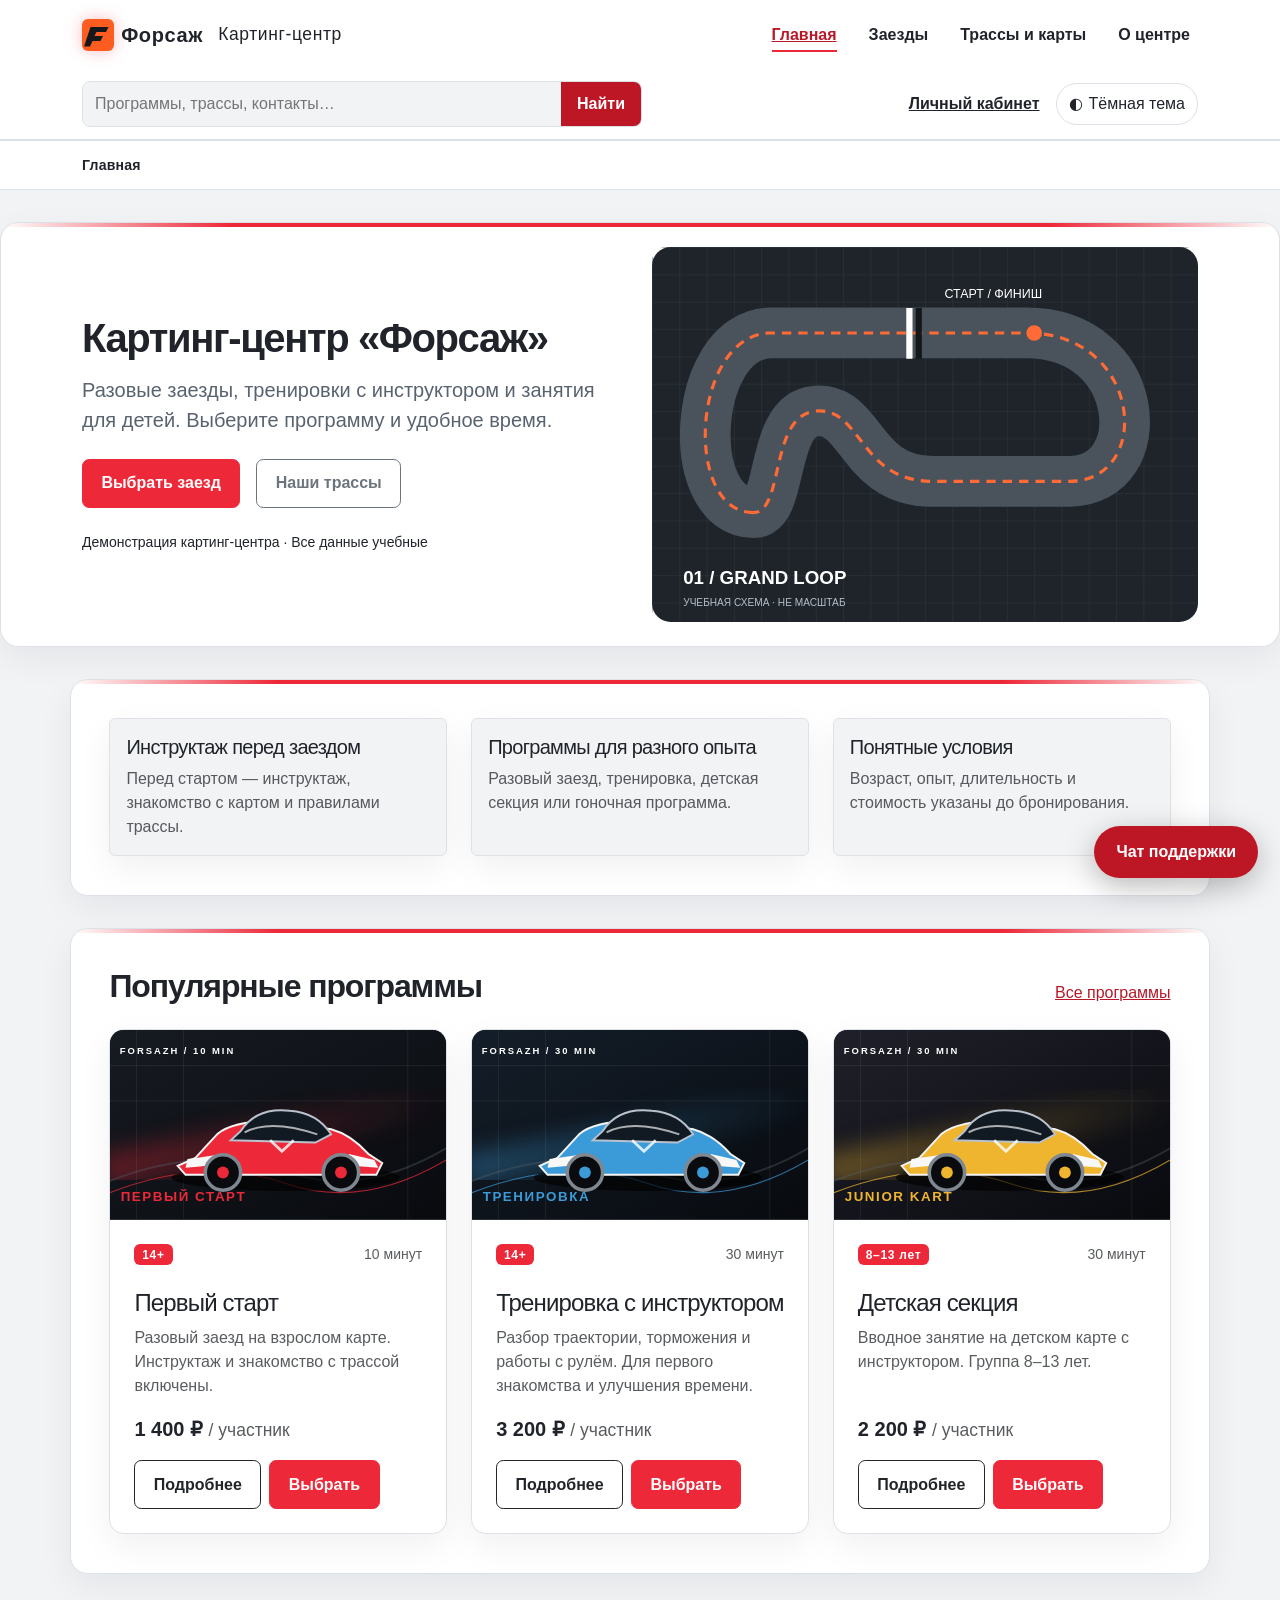
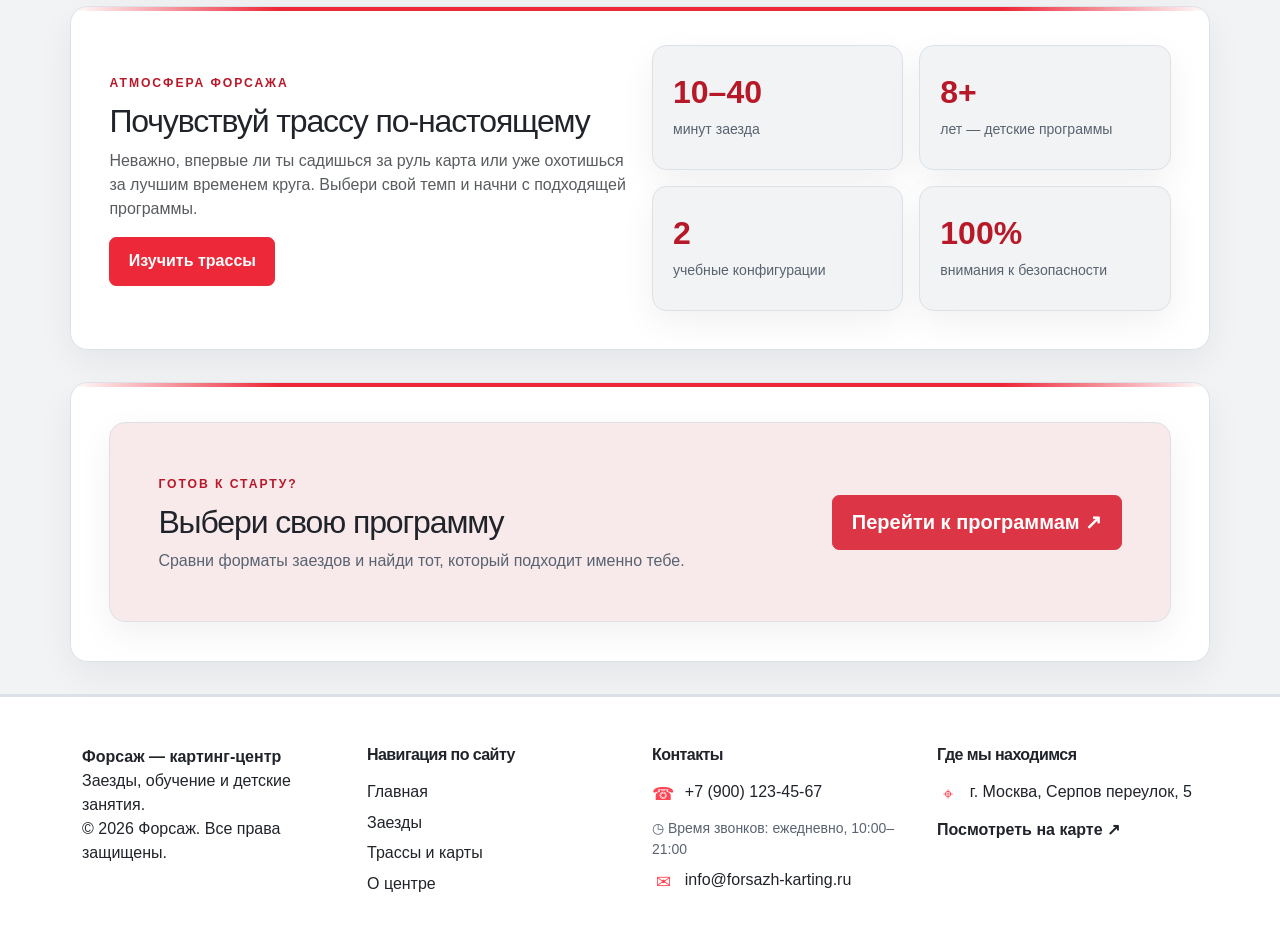
<file: index.html>
<!doctype html>
<html lang="ru">
  <head>
    <meta charset="utf-8">
    <meta name="viewport" content="width=device-width, initial-scale=1">
    <meta name="description" content="Форсаж — учебный сайт картинг-центра: заезды, обучение, трассы и демонстрационное бронирование.">
    <title>
      Главная — Форсаж
    </title>
    <link rel="icon" href="images/mark.svg" type="image/svg+xml">
    <link rel="stylesheet" href="vendor/bootstrap/css/bootstrap.min.css">
    <link rel="stylesheet" href="css/custom.css">
    <link rel="stylesheet" href="css/racing-redesign.css">
  <link rel="stylesheet" href="css/features.css">
    <script src="js/theme.js"></script>
  </head>
  <body class="home-page">
    <a class="visually-hidden-focusable skip-link" href="#main">
      Перейти к содержимому
    </a>
    <header class="bg-dark sticky-top">
      <nav class="navbar navbar-expand-lg navbar-dark py-3" aria-label="Основная навигация">
        <div class="container">
          <a class="navbar-brand" href="index.html">
            <img src="images/mark.svg" width="32" height="32" alt="">
            Форсаж
            <span class="small fw-normal ms-2 d-none d-xl-inline">
              Картинг-центр
            </span>
          </a>
          <button class="navbar-toggler" type="button" data-bs-toggle="collapse" data-bs-target="#mainNav" aria-controls="mainNav" aria-expanded="false" aria-label="Открыть меню">
            <span class="navbar-toggler-icon">
            </span>
          </button>
          <div class="collapse navbar-collapse" id="mainNav">
            <ul class="navbar-nav ms-auto gap-lg-3">
              <li class="nav-item">
                <a class="nav-link active" aria-current="page" href="index.html">
                  Главная
                </a>
              </li>
              <li class="nav-item">
                <a class="nav-link " href="catalog.html">
                  Заезды
                </a>
              </li>
              <li class="nav-item">
                <a class="nav-link " href="tracks.html">
                  Трассы и карты
                </a>
              </li>
              <li class="nav-item">
                <a class="nav-link " href="contacts.html">
                  О центре
                </a>
              </li>
            </ul>
          </div>
        </div>
      </nav>
    <div class="utility-bar"><div class="container utility-inner">
      <form action="search.html" class="site-search" role="search"><label class="visually-hidden" for="siteQuery">Поиск по сайту</label><input id="siteQuery" name="q" type="search" placeholder="Программы, трассы, контакты…" maxlength="100" required><button type="submit">Найти</button></form>
      <a class="account-link" href="account.html">Личный кабинет</a>
      <button id="themeToggle" type="button" aria-label="Включить тёмную тему" aria-pressed="false"><span class="theme-icon" aria-hidden="true">◐</span><span id="themeLabel">Тёмная тема</span></button>
    </div></div></header>
    <main id="main">
      <nav class="site-breadcrumbs" aria-label="Хлебные крошки"><div class="container"><ol class="breadcrumb mb-0"><li class="breadcrumb-item active" aria-current="page">Главная</li></ol></div></nav>
      <section class="container-fluid border-bottom px-0 py-4">
        <div class="container">
          <div class="row g-4 align-items-center">
            <div class="col-12 col-lg-6">
              <h1 class="mb-3">Картинг-центр «Форсаж»</h1>
              <p class="lead mb-4">
                Разовые заезды, тренировки с инструктором и занятия для детей. Выберите программу и удобное время.
              </p>
              <div class="d-flex flex-wrap gap-3">
                <a class="btn btn-dark" href="catalog.html">
                  Выбрать заезд
                </a>
                <a class="btn btn-outline-secondary" href="tracks.html">
                  Наши трассы
                </a>
              </div>
              <p class="small mt-4 mb-0">
                Демонстрация картинг-центра · Все данные учебные
              </p>
            </div>
            <div class="col-12 col-lg-6">
              <img src="images/track.svg" class="img-fluid rounded" width="700" height="480" alt="Учебная схема кольцевой трассы Grand Loop со стартом и поворотами">
            </div>
          </div>
        </div>
      </section>
      <section class="container my-5">
        <div class="row g-4">
          <div class="col-12 col-md-4">
            <div class="h-100 border rounded p-3 home-benefit">
              <h2 class="h5">
                Инструктаж перед заездом
              </h2>
              <p class="text-body-secondary mb-0">
                Перед стартом — инструктаж, знакомство с картом и правилами трассы.
              </p>
            </div>
          </div>
          <div class="col-12 col-md-4">
            <div class="h-100 border rounded p-3 home-benefit">
              <h2 class="h5">
                Программы для разного опыта
              </h2>
              <p class="text-body-secondary mb-0">
                Разовый заезд, тренировка, детская секция или гоночная программа.
              </p>
            </div>
          </div>
          <div class="col-12 col-md-4">
            <div class="h-100 border rounded p-3 home-benefit">
              <h2 class="h5">
                Понятные условия
              </h2>
              <p class="text-body-secondary mb-0">
                Возраст, опыт, длительность и стоимость указаны до бронирования.
              </p>
            </div>
          </div>
        </div>
      </section>
      <section class="container my-5">
        <div class="d-flex flex-wrap justify-content-between align-items-end gap-3 mb-4">
          <div>
            <h2 class="mb-0">
              Популярные программы
            </h2>
          </div>
          <a class="home-catalog-link" href="catalog.html">
            Все программы
          </a>
        </div>
        <div class="row g-4">
          <div class="col-12 col-md-6 col-lg-4 program-item" data-age="adult" data-level="beginner">
            <article class="card h-100">
              <img src="images/sprint-kart.svg" class="program-card-image" alt="Картинг-программа: Первый старт" loading="lazy">
              <div class="card-body p-4 d-flex flex-column">
                <div class="d-flex justify-content-between gap-2 mb-4">
                  <span class="badge text-bg-dark">
                    14+
                  </span>
                  <span class="small text-body-secondary">
                    10 минут
                  </span>
                </div>
                <h3 class="card-title h4">
                  Первый старт
                </h3>
                <p class="card-text text-body-secondary">
                  Разовый заезд на взрослом карте. Инструктаж и знакомство с трассой включены.
                </p>
                <p class="fs-5 fw-bold mt-auto">
                  1 400 ₽
                  <span class="small fw-normal text-body-secondary">
                    / участник
                  </span>
                </p>
                <div class="d-flex flex-wrap gap-2">
                  <a class="btn btn-outline-dark" href="product.html?program=sprint">
                    Подробнее
                  </a>
                  <button class="btn btn-dark" type="button" data-bs-toggle="modal" data-bs-target="#bookingModal" data-program="sprint">
                    Выбрать
                  </button>
                </div>
              </div>
            </article>
          </div>
          <div class="col-12 col-md-6 col-lg-4 program-item" data-age="adult" data-level="all">
            <article class="card h-100">
              <img src="images/training-kart.svg" class="program-card-image" alt="Картинг-программа: Тренировка с инструктором" loading="lazy">
              <div class="card-body p-4 d-flex flex-column">
                <div class="d-flex justify-content-between gap-2 mb-4">
                  <span class="badge text-bg-dark">
                    14+
                  </span>
                  <span class="small text-body-secondary">
                    30 минут
                  </span>
                </div>
                <h3 class="card-title h4">
                  Тренировка с инструктором
                </h3>
                <p class="card-text text-body-secondary">
                  Разбор траектории, торможения и работы с рулём. Для первого знакомства и улучшения времени.
                </p>
                <p class="fs-5 fw-bold mt-auto">
                  3 200 ₽
                  <span class="small fw-normal text-body-secondary">
                    / участник
                  </span>
                </p>
                <div class="d-flex flex-wrap gap-2">
                  <a class="btn btn-outline-dark" href="product.html?program=training">
                    Подробнее
                  </a>
                  <button class="btn btn-dark" type="button" data-bs-toggle="modal" data-bs-target="#bookingModal" data-program="training">
                    Выбрать
                  </button>
                </div>
              </div>
            </article>
          </div>
          <div class="col-12 col-md-6 col-lg-4 program-item" data-age="child" data-level="beginner">
            <article class="card h-100">
              <img src="images/kids-kart.svg" class="program-card-image" alt="Картинг-программа: Детская секция" loading="lazy">
              <div class="card-body p-4 d-flex flex-column">
                <div class="d-flex justify-content-between gap-2 mb-4">
                  <span class="badge text-bg-dark">
                    8–13 лет
                  </span>
                  <span class="small text-body-secondary">
                    30 минут
                  </span>
                </div>
                <h3 class="card-title h4">
                  Детская секция
                </h3>
                <p class="card-text text-body-secondary">
                  Вводное занятие на детском карте с инструктором. Группа 8–13 лет.
                </p>
                <p class="fs-5 fw-bold mt-auto">
                  2 200 ₽
                  <span class="small fw-normal text-body-secondary">
                    / участник
                  </span>
                </p>
                <div class="d-flex flex-wrap gap-2">
                  <a class="btn btn-outline-dark" href="product.html?program=kids">
                    Подробнее
                  </a>
                  <button class="btn btn-dark" type="button" data-bs-toggle="modal" data-bs-target="#bookingModal" data-program="kids">
                    Выбрать
                  </button>
                </div>
              </div>
            </article>
          </div>
        </div>
      </section>
      <section class="home-experience-section container my-5 py-4"><div class="row g-4 align-items-center"><div class="col-12 col-lg-6"><span class="location-kicker">АТМОСФЕРА ФОРСАЖА</span><h2 class="h2 mt-2">Почувствуй трассу по-настоящему</h2><p class="text-body-secondary">Неважно, впервые ли ты садишься за руль карта или уже охотишься за лучшим временем круга. Выбери свой темп и начни с подходящей программы.</p><a href="tracks.html" class="btn btn-dark">Изучить трассы</a></div><div class="col-12 col-lg-6"><div class="row g-3"><div class="col-6"><div class="stat-panel"><strong>10–40</strong><span>минут заезда</span></div></div><div class="col-6"><div class="stat-panel"><strong>8+</strong><span>лет — детские программы</span></div></div><div class="col-6"><div class="stat-panel"><strong>2</strong><span>учебные конфигурации</span></div></div><div class="col-6"><div class="stat-panel"><strong>100%</strong><span>внимания к безопасности</span></div></div></div></div></div></section>
      <section class="container my-5"><div class="section-race-cta p-4 p-lg-5"><div class="row align-items-center g-3"><div class="col-lg-8"><span class="location-kicker">ГОТОВ К СТАРТУ?</span><h2 class="h2 mt-2 mb-2">Выбери свою программу</h2><p class="mb-0 text-white-50">Сравни форматы заездов и найди тот, который подходит именно тебе.</p></div><div class="col-lg-4 text-lg-end"><a href="catalog.html" class="btn btn-danger btn-lg">Перейти к программам ↗</a></div></div></div></section>
    </main>
    
    <div class="modal fade booking-modal" id="bookingModal" tabindex="-1" aria-labelledby="bookingModalTitle" aria-hidden="true">
      <div class="modal-dialog modal-dialog-centered modal-dialog-scrollable modal-xl">
        <div class="modal-content">
          <div class="modal-header booking-modal-header">
            <div><span class="booking-modal-kicker">ФОРСАЖ / БРОНИРОВАНИЕ</span><h2 class="modal-title fs-4 mt-1" id="bookingModalTitle">Запланируй свой заезд</h2><p class="mb-0 small text-white-50">Выбери программу, дату и время — всё прямо здесь</p></div>
            <button class="btn-close btn-close-white" type="button" data-bs-dismiss="modal" aria-label="Закрыть"></button>
          </div>
          <div class="modal-body p-3 p-md-4">
            <div class="alert alert-info small" role="status">Учебная форма: заявка никуда не отправляется, реальное место не бронируется. Данные можно вводить вымышленные.</div>
            <div class="booking-modal-form-wrap">
              <form id="bookingForm" novalidate>
                <div class="row g-3">
                  <div class="col-12 col-md-6">
                    <label class="form-label" for="name">
                      Имя контактного лица *
                    </label>
                    <input class="form-control" id="name" name="name" autocomplete="name" maxlength="80" required>
                    <div class="invalid-feedback">
                      Введите имя, не состоящее из пробелов.
                    </div>
                  </div>
                  <div class="col-12 col-md-6">
                    <label class="form-label" for="email">
                      E-mail *
                    </label>
                    <input class="form-control" id="email" name="email" type="email" autocomplete="email" required>
                    <div class="invalid-feedback">
                      Введите корректный e-mail.
                    </div>
                  </div>
                  <div class="col-12 col-md-6">
                    <label class="form-label" for="phone">
                      Телефон *
                    </label>
                    <div class="input-group has-validation">
                      <span class="input-group-text">
                        +7
                      </span>
                      <input id="phone" name="phone" class="form-control" type="tel" inputmode="tel" autocomplete="tel-national" required pattern="[0-9 ()-]{10,18}" placeholder="900 000-00-00" aria-describedby="phoneHelp">
                      <div class="invalid-feedback">
                        Введите 10 цифр без +7.
                      </div>
                    </div>
                    <div id="phoneHelp" class="form-text">
                      10 цифр; пробелы, скобки и дефисы допустимы.
                    </div>
                  </div>
                  <div class="col-12 col-md-6">
                    <label class="form-label" for="program">
                      Программа *
                    </label>
                    <select id="program" name="program" class="form-select" required><option value="endurance">Марафон — 3900 ₽</option><option value="duo">Заезд с другом — 1800 ₽</option>
                      <option value="">
                        Выберите программу
                      </option>
                      <option value="sprint">
                        Первый старт — 1400 ₽
                      </option>
                      <option value="training">
                        Тренировка с инструктором — 3200 ₽
                      </option>
                      <option value="kids">
                        Детская секция — 2200 ₽
                      </option>
                      <option value="race">
                        Гоночный заезд — 2400 ₽
                      </option>
                    </select>
                    <div class="invalid-feedback">
                      Выберите программу.
                    </div>
                  </div>
                  <div class="col-12 col-md-6">
                    <label class="form-label" for="age">
                      Минимальный возраст участников *
                    </label>
                    <input class="form-control" id="age" name="age" type="number" min="8" max="99" step="1" required>
                    <div class="invalid-feedback">
                      Для секции: 8–13 лет; для остальных программ: 14–99 лет.
                    </div>
                  </div>
                  <div class="col-12 col-md-6">
                    <label class="form-label" for="experience">
                      Опыт участников *
                    </label>
                    <select id="experience" name="experience" class="form-select" required>
                      <option value="">
                        Выберите опыт
                      </option>
                      <option value="beginner">
                        Есть начинающие
                      </option>
                      <option value="experienced">
                        У всех есть опыт
                      </option>
                    </select>
                    <div class="invalid-feedback">
                      Для гоночного заезда опыт нужен всем участникам.
                    </div>
                  </div>
                  <div class="col-12 col-md-6">
                    <label class="form-label" for="people">
                      Число участников *
                    </label>
                    <select id="people" name="people" class="form-select" required>
                      <option value="1">
                        1 участник
                      </option>
                      <option value="2">
                        2 участника
                      </option>
                      <option value="3">
                        3 участника
                      </option>
                      <option value="4">
                        4 участника
                      </option>
                    </select>
                    <div class="invalid-feedback">
                      Выберите от 1 до 4 участников.
                    </div>
                  </div>
                  <div class="col-12 col-md-6">
                    <label class="form-label" for="date">
                      Дата *
                    </label>
                    <input class="form-control" id="date" name="date" type="date" required>
                    <div class="invalid-feedback">
                      Выберите дату от завтра до 60 дней вперёд.
                    </div>
                  </div>
                  <div class="col-12 col-md-6">
                    <label class="form-label" for="time">
                      Начало программы *
                    </label>
                    <select id="time" name="time" class="form-select" required>
                      <option value="">
                        Сначала выберите программу и дату
                      </option>
                    </select>
                    <div class="invalid-feedback">
                      Выберите доступное учебное время.
                    </div>
                  </div>
                  <div class="col-12">
                    <label class="form-label" for="comment">
                      Комментарий
                    </label>
                    <textarea id="comment" name="comment" class="form-control" rows="3" maxlength="500" placeholder="Например: все участники впервые"></textarea>
                  </div>
                  <div class="col-12">
                    <div class="form-check">
                      <input id="agree" name="agree" class="form-check-input" type="checkbox" required>
                      <label class="form-check-label" for="agree">
                        Подтверждаю соответствие участников программе и согласие на обработку данных учебной формы *
                      </label>
                      <div class="invalid-feedback">
                        Подтвердите согласие.
                      </div>
                    </div>
                  </div>
                  <div class="col-12">
                    <p class="fw-bold mb-0" id="estimate" aria-live="polite">
                      Выберите программу для расчёта стоимости.
                    </p>
                  </div>
                  <div class="col-12 d-flex flex-wrap gap-2">
                    <button class="btn btn-dark" id="submitBooking" type="submit" disabled>
                      Проверить заявку
                    </button>
                    <button class="btn btn-outline-dark" type="reset">
                      Очистить
                    </button>
                  </div>
                </div>
              </form>
              <section class="alert alert-success mt-4 d-none" id="bookingResult" aria-live="polite" tabindex="-1">
                <h3 class="h5">
                  Учебная заявка проверена
                </h3>
                <p id="bookingSummary">
                </p>
                <p class="mb-0">
                  Ничего не отправлено. Реальное бронирование требует подтверждения центра.
                </p>
              </section>
            </div>
          </div>
        </div>
      </div>
    </div>

    <footer class="site-footer bg-dark text-white py-5">
  <div class="container">
    <div class="row gy-4">
      <div class="col-12 col-md-6 col-lg-3">
        <a href="index.html" class="text-decoration-none text-white fw-bold">Форсаж — картинг-центр</a>
        <p>
          Заезды, обучение и детские занятия.
          <br>
          <span class="copyright">© 2026 Форсаж. Все права защищены.</span>
        </p>
      </div>
      <div class="col-12 col-md-6 col-lg-3">
        <h2 class="h5">Навигация по сайту</h2>
        <ul class="footer-nav list-unstyled mb-0">
          <li><a href="index.html">Главная</a></li>
          <li><a href="catalog.html">Заезды</a></li>
          <li><a href="tracks.html">Трассы и карты</a></li>
          <li><a href="contacts.html">О центре</a></li>
        </ul>
      </div>
      <div class="col-12 col-md-6 col-lg-3">
        <h2 class="h5">Контакты</h2>
        <p class="footer-contact-line"><span aria-hidden="true">☎</span> <a href="tel:+79001234567">+7 (900) 123-45-67</a></p>
        <p class="small text-white-50 mb-2"><span class="footer-clock-icon" aria-hidden="true">◷</span> Время звонков: ежедневно, 10:00–21:00</p>
        <p class="footer-contact-line mb-0"><span aria-hidden="true">✉</span> <a href="mailto:info@forsazh-karting.ru">info@forsazh-karting.ru</a></p>
      </div>
      <div class="col-12 col-md-6 col-lg-3">
        <h2 class="h5">Где мы находимся</h2>
        <p class="footer-contact-line"><span aria-hidden="true">⌖</span> <span>г. Москва, Серпов переулок, 5</span></p>
        <a class="footer-map-link" href="location.html">Посмотреть на карте <span aria-hidden="true">↗</span></a>
      </div>
    </div>

  </div>
</footer>

    <script src="vendor/bootstrap/js/bootstrap.bundle.min.js">
    </script>
    <script src="js/app.js">
    </script>
    <script src="js/racing-effects.js"></script>
  <script src="js/features.js"></script>
  </body>
</html>
</file>
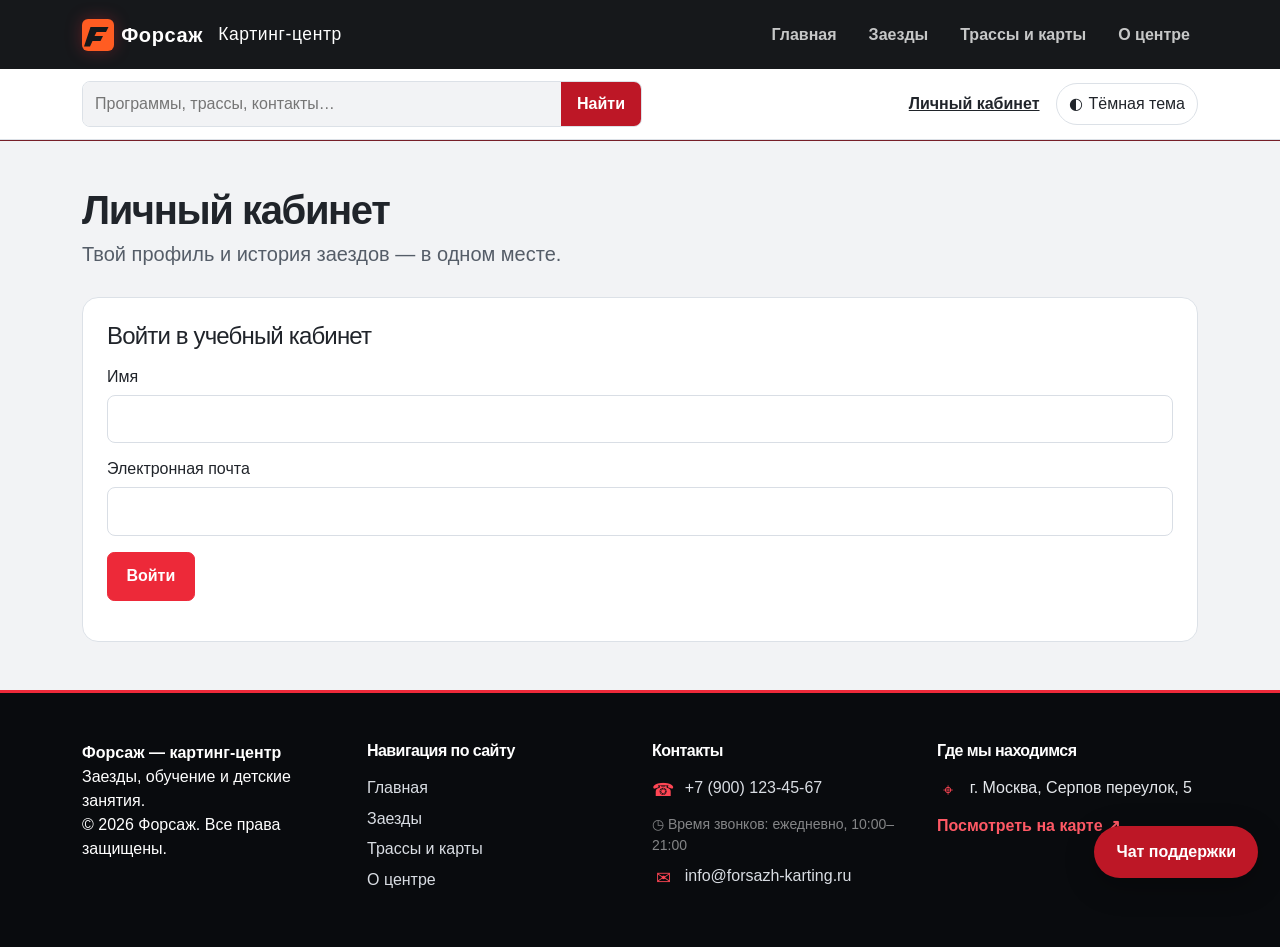
<file: account.html>
<!doctype html>
<html lang="ru">
  <head>
    <meta charset="utf-8">
    <meta name="viewport" content="width=device-width, initial-scale=1">
    <meta name="description" content="Форсаж — учебный сайт картинг-центра: заезды, обучение, трассы и демонстрационное бронирование.">
    <title>Личный кабинет — Форсаж</title>
    <link rel="icon" href="images/mark.svg" type="image/svg+xml">
    <link rel="stylesheet" href="vendor/bootstrap/css/bootstrap.min.css">
    <link rel="stylesheet" href="css/custom.css">
    <link rel="stylesheet" href="css/racing-redesign.css">
  <link rel="stylesheet" href="css/features.css">
    <script src="js/theme.js"></script>
  </head>
  <body>
    <a class="visually-hidden-focusable skip-link" href="#main">
      Перейти к содержимому
    </a>
    <header class="bg-dark sticky-top">
      <nav class="navbar navbar-expand-lg navbar-dark py-3" aria-label="Основная навигация">
        <div class="container">
          <a class="navbar-brand" href="index.html">
            <img src="images/mark.svg" width="32" height="32" alt="">
            Форсаж
            <span class="small fw-normal ms-2 d-none d-xl-inline">
              Картинг-центр
            </span>
          </a>
          <button class="navbar-toggler" type="button" data-bs-toggle="collapse" data-bs-target="#mainNav" aria-controls="mainNav" aria-expanded="false" aria-label="Открыть меню">
            <span class="navbar-toggler-icon">
            </span>
          </button>
          <div class="collapse navbar-collapse" id="mainNav">
            <ul class="navbar-nav ms-auto gap-lg-3">
              <li class="nav-item">
                <a class="nav-link " href="index.html">
                  Главная
                </a>
              </li>
              <li class="nav-item">
                <a class="nav-link " href="catalog.html">
                  Заезды
                </a>
              </li>
              <li class="nav-item">
                <a class="nav-link " href="tracks.html">
                  Трассы и карты
                </a>
              </li>
              <li class="nav-item">
                <a class="nav-link active" aria-current="page" href="contacts.html">
                  О центре
                </a>
              </li>
            </ul>
          </div>
        </div>
      </nav>
    <div class="utility-bar"><div class="container utility-inner">
      <form action="search.html" class="site-search" role="search"><label class="visually-hidden" for="siteQuery">Поиск по сайту</label><input id="siteQuery" name="q" type="search" placeholder="Программы, трассы, контакты…" maxlength="100" required><button type="submit">Найти</button></form>
      <a class="account-link" href="account.html">Личный кабинет</a>
      <button id="themeToggle" type="button" aria-label="Включить тёмную тему" aria-pressed="false"><span class="theme-icon" aria-hidden="true">◐</span><span id="themeLabel">Тёмная тема</span></button>
    </div></div></header>
    <main id="main" class="container my-5"><h1>Личный кабинет</h1><p class="lead">Твой профиль и история заездов — в одном месте.</p>
<div id="accountRoot"></div></main>

    
    <div class="modal fade booking-modal" id="bookingModal" tabindex="-1" aria-labelledby="bookingModalTitle" aria-hidden="true">
      <div class="modal-dialog modal-dialog-centered modal-dialog-scrollable modal-xl">
        <div class="modal-content">
          <div class="modal-header booking-modal-header">
            <div><span class="booking-modal-kicker">ФОРСАЖ / БРОНИРОВАНИЕ</span><h2 class="modal-title fs-4 mt-1" id="bookingModalTitle">Запланируй свой заезд</h2><p class="mb-0 small text-white-50">Выбери программу, дату и время — всё прямо здесь</p></div>
            <button class="btn-close btn-close-white" type="button" data-bs-dismiss="modal" aria-label="Закрыть"></button>
          </div>
          <div class="modal-body p-3 p-md-4">
            <div class="alert alert-info small" role="status">Учебная форма: заявка никуда не отправляется, реальное место не бронируется. Данные можно вводить вымышленные.</div>
            <div class="booking-modal-form-wrap">
              <form id="bookingForm" novalidate>
                <div class="row g-3">
                  <div class="col-12 col-md-6">
                    <label class="form-label" for="name">
                      Имя контактного лица *
                    </label>
                    <input class="form-control" id="name" name="name" autocomplete="name" maxlength="80" required>
                    <div class="invalid-feedback">
                      Введите имя, не состоящее из пробелов.
                    </div>
                  </div>
                  <div class="col-12 col-md-6">
                    <label class="form-label" for="email">
                      E-mail *
                    </label>
                    <input class="form-control" id="email" name="email" type="email" autocomplete="email" required>
                    <div class="invalid-feedback">
                      Введите корректный e-mail.
                    </div>
                  </div>
                  <div class="col-12 col-md-6">
                    <label class="form-label" for="phone">
                      Телефон *
                    </label>
                    <div class="input-group has-validation">
                      <span class="input-group-text">
                        +7
                      </span>
                      <input id="phone" name="phone" class="form-control" type="tel" inputmode="tel" autocomplete="tel-national" required pattern="[0-9 ()-]{10,18}" placeholder="900 000-00-00" aria-describedby="phoneHelp">
                      <div class="invalid-feedback">
                        Введите 10 цифр без +7.
                      </div>
                    </div>
                    <div id="phoneHelp" class="form-text">
                      10 цифр; пробелы, скобки и дефисы допустимы.
                    </div>
                  </div>
                  <div class="col-12 col-md-6">
                    <label class="form-label" for="program">
                      Программа *
                    </label>
                    <select id="program" name="program" class="form-select" required><option value="endurance">Марафон — 3900 ₽</option><option value="duo">Заезд с другом — 1800 ₽</option>
                      <option value="">
                        Выберите программу
                      </option>
                      <option value="sprint">
                        Первый старт — 1400 ₽
                      </option>
                      <option value="training">
                        Тренировка с инструктором — 3200 ₽
                      </option>
                      <option value="kids">
                        Детская секция — 2200 ₽
                      </option>
                      <option value="race">
                        Гоночный заезд — 2400 ₽
                      </option>
                    </select>
                    <div class="invalid-feedback">
                      Выберите программу.
                    </div>
                  </div>
                  <div class="col-12 col-md-6">
                    <label class="form-label" for="age">
                      Минимальный возраст участников *
                    </label>
                    <input class="form-control" id="age" name="age" type="number" min="8" max="99" step="1" required>
                    <div class="invalid-feedback">
                      Для секции: 8–13 лет; для остальных программ: 14–99 лет.
                    </div>
                  </div>
                  <div class="col-12 col-md-6">
                    <label class="form-label" for="experience">
                      Опыт участников *
                    </label>
                    <select id="experience" name="experience" class="form-select" required>
                      <option value="">
                        Выберите опыт
                      </option>
                      <option value="beginner">
                        Есть начинающие
                      </option>
                      <option value="experienced">
                        У всех есть опыт
                      </option>
                    </select>
                    <div class="invalid-feedback">
                      Для гоночного заезда опыт нужен всем участникам.
                    </div>
                  </div>
                  <div class="col-12 col-md-6">
                    <label class="form-label" for="people">
                      Число участников *
                    </label>
                    <select id="people" name="people" class="form-select" required>
                      <option value="1">
                        1 участник
                      </option>
                      <option value="2">
                        2 участника
                      </option>
                      <option value="3">
                        3 участника
                      </option>
                      <option value="4">
                        4 участника
                      </option>
                    </select>
                    <div class="invalid-feedback">
                      Выберите от 1 до 4 участников.
                    </div>
                  </div>
                  <div class="col-12 col-md-6">
                    <label class="form-label" for="date">
                      Дата *
                    </label>
                    <input class="form-control" id="date" name="date" type="date" required>
                    <div class="invalid-feedback">
                      Выберите дату от завтра до 60 дней вперёд.
                    </div>
                  </div>
                  <div class="col-12 col-md-6">
                    <label class="form-label" for="time">
                      Начало программы *
                    </label>
                    <select id="time" name="time" class="form-select" required>
                      <option value="">
                        Сначала выберите программу и дату
                      </option>
                    </select>
                    <div class="invalid-feedback">
                      Выберите доступное учебное время.
                    </div>
                  </div>
                  <div class="col-12">
                    <label class="form-label" for="comment">
                      Комментарий
                    </label>
                    <textarea id="comment" name="comment" class="form-control" rows="3" maxlength="500" placeholder="Например: все участники впервые"></textarea>
                  </div>
                  <div class="col-12">
                    <div class="form-check">
                      <input id="agree" name="agree" class="form-check-input" type="checkbox" required>
                      <label class="form-check-label" for="agree">
                        Подтверждаю соответствие участников программе и согласие на обработку данных учебной формы *
                      </label>
                      <div class="invalid-feedback">
                        Подтвердите согласие.
                      </div>
                    </div>
                  </div>
                  <div class="col-12">
                    <p class="fw-bold mb-0" id="estimate" aria-live="polite">
                      Выберите программу для расчёта стоимости.
                    </p>
                  </div>
                  <div class="col-12 d-flex flex-wrap gap-2">
                    <button class="btn btn-dark" id="submitBooking" type="submit" disabled>
                      Проверить заявку
                    </button>
                    <button class="btn btn-outline-dark" type="reset">
                      Очистить
                    </button>
                  </div>
                </div>
              </form>
              <section class="alert alert-success mt-4 d-none" id="bookingResult" aria-live="polite" tabindex="-1">
                <h3 class="h5">
                  Учебная заявка проверена
                </h3>
                <p id="bookingSummary">
                </p>
                <p class="mb-0">
                  Ничего не отправлено. Реальное бронирование требует подтверждения центра.
                </p>
              </section>
            </div>
          </div>
        </div>
      </div>
    </div>

    <footer class="site-footer bg-dark text-white py-5">
  <div class="container">
    <div class="row gy-4">
      <div class="col-12 col-md-6 col-lg-3">
        <a href="index.html" class="text-decoration-none text-white fw-bold">Форсаж — картинг-центр</a>
        <p>
          Заезды, обучение и детские занятия.
          <br>
          <span class="copyright">© 2026 Форсаж. Все права защищены.</span>
        </p>
      </div>
      <div class="col-12 col-md-6 col-lg-3">
        <h2 class="h5">Навигация по сайту</h2>
        <ul class="footer-nav list-unstyled mb-0">
          <li><a href="index.html">Главная</a></li>
          <li><a href="catalog.html">Заезды</a></li>
          <li><a href="tracks.html">Трассы и карты</a></li>
          <li><a href="contacts.html">О центре</a></li>
        </ul>
      </div>
      <div class="col-12 col-md-6 col-lg-3">
        <h2 class="h5">Контакты</h2>
        <p class="footer-contact-line"><span aria-hidden="true">☎</span> <a href="tel:+79001234567">+7 (900) 123-45-67</a></p>
        <p class="small text-white-50 mb-2"><span class="footer-clock-icon" aria-hidden="true">◷</span> Время звонков: ежедневно, 10:00–21:00</p>
        <p class="footer-contact-line mb-0"><span aria-hidden="true">✉</span> <a href="mailto:info@forsazh-karting.ru">info@forsazh-karting.ru</a></p>
      </div>
      <div class="col-12 col-md-6 col-lg-3">
        <h2 class="h5">Где мы находимся</h2>
        <p class="footer-contact-line"><span aria-hidden="true">⌖</span> <span>г. Москва, Серпов переулок, 5</span></p>
        <a class="footer-map-link" href="location.html">Посмотреть на карте <span aria-hidden="true">↗</span></a>
      </div>
    </div>
  </div>
</footer>

    <script src="vendor/bootstrap/js/bootstrap.bundle.min.js">
    </script>
    <script src="js/app.js">
    </script>
    <script src="js/racing-effects.js"></script>
  <script src="js/features.js"></script>
  </body>
</html>
</file>
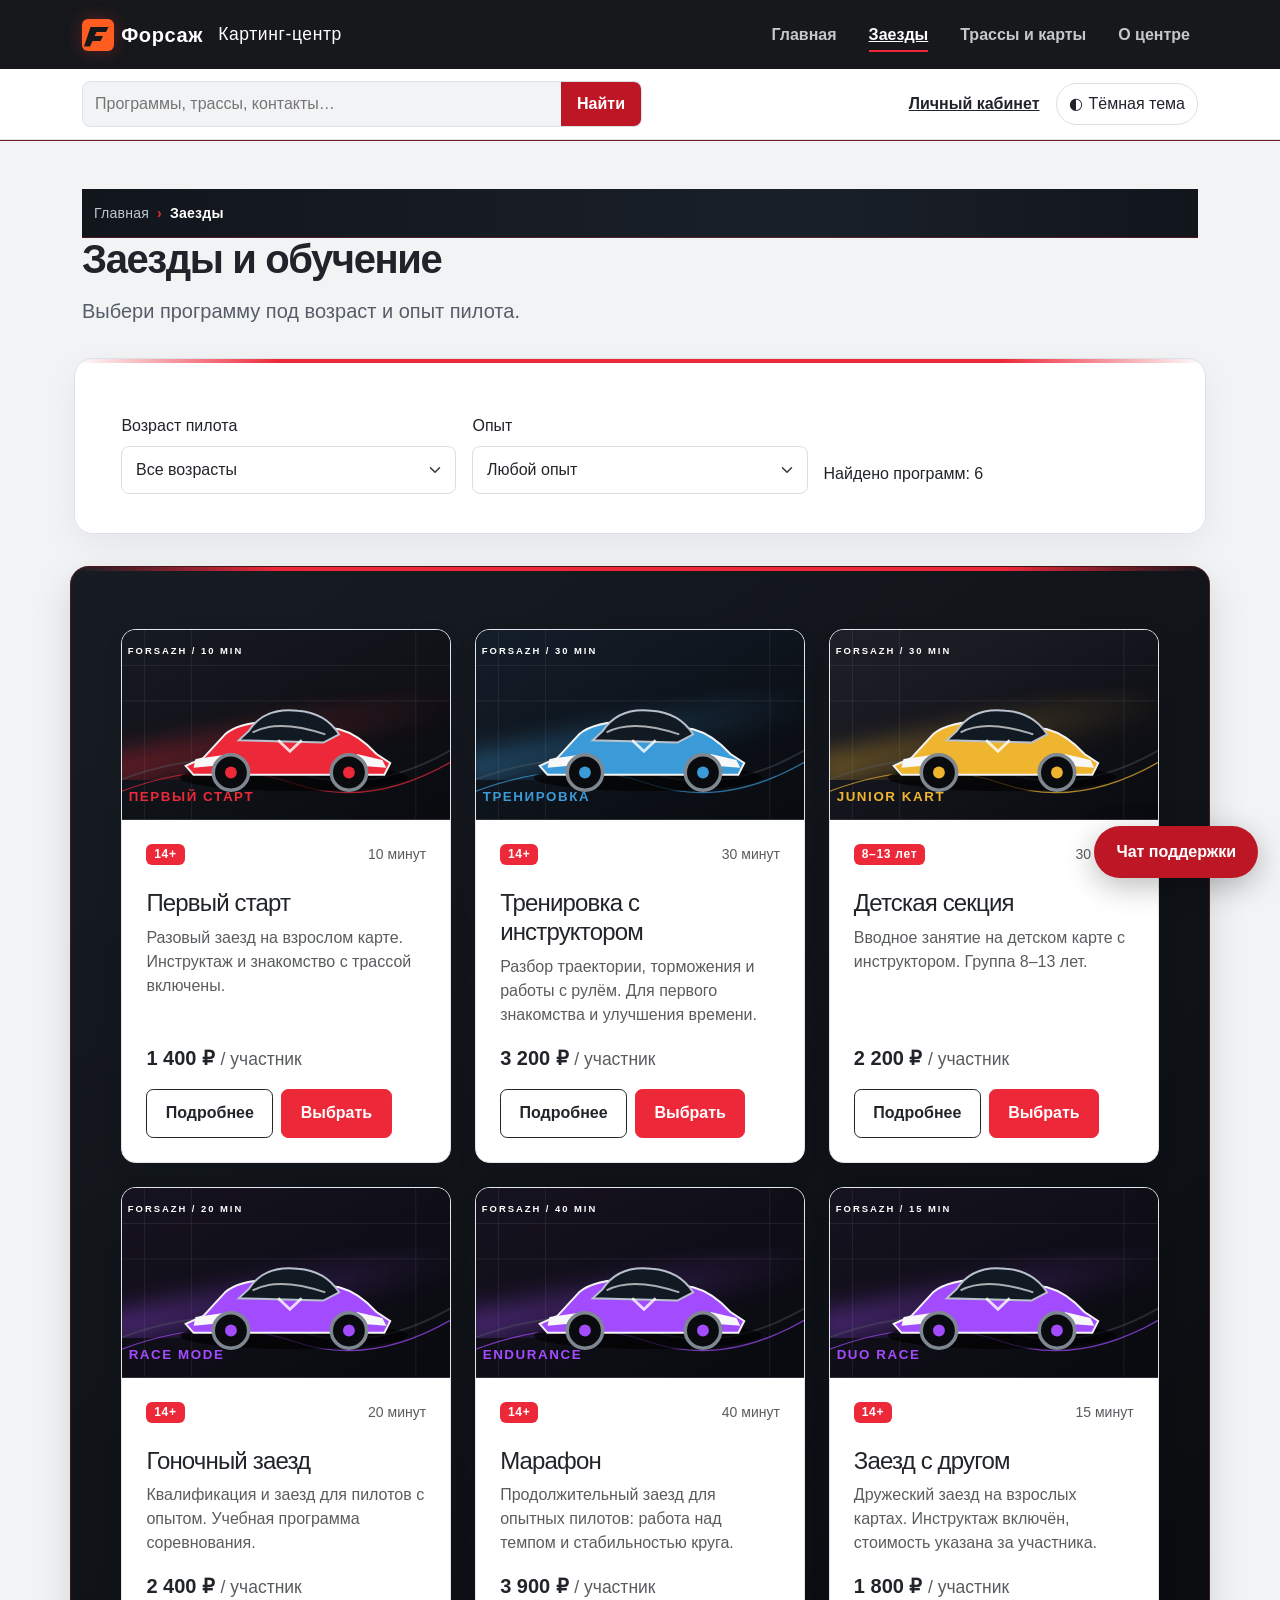
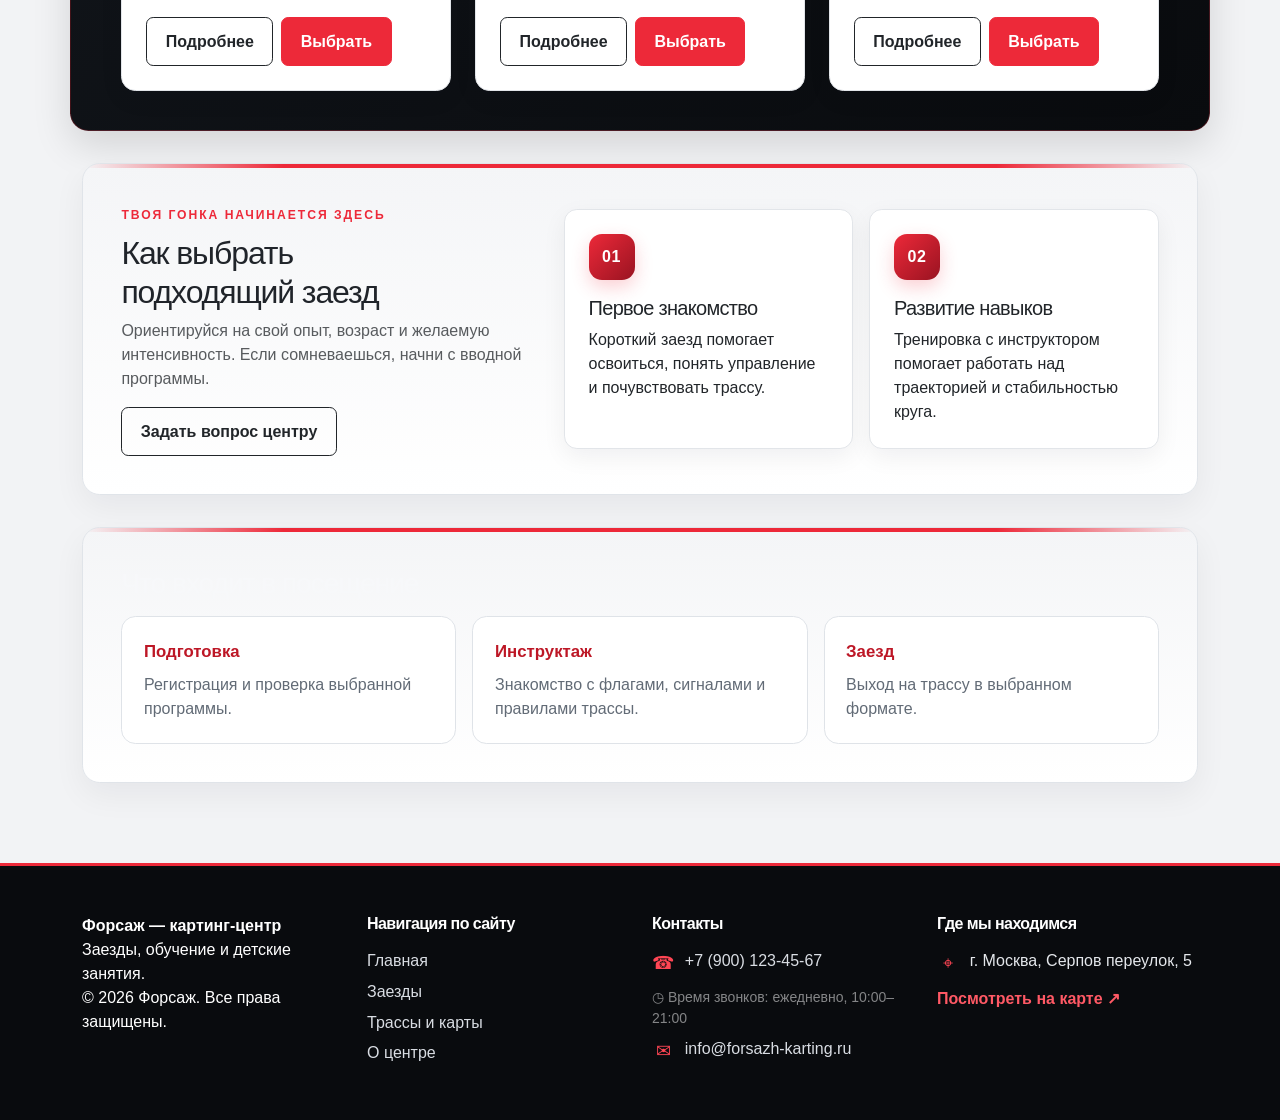
<file: catalog.html>
<!doctype html>
<html lang="ru">
  <head>
    <meta charset="utf-8">
    <meta name="viewport" content="width=device-width, initial-scale=1">
    <meta name="description" content="Форсаж — учебный сайт картинг-центра: заезды, обучение, трассы и демонстрационное бронирование.">
    <title>
      Заезды и обучение — Форсаж
    </title>
    <link rel="icon" href="images/mark.svg" type="image/svg+xml">
    <link rel="stylesheet" href="vendor/bootstrap/css/bootstrap.min.css">
    <link rel="stylesheet" href="css/custom.css">
    <link rel="stylesheet" href="css/racing-redesign.css">
  <link rel="stylesheet" href="css/features.css">
    <script src="js/theme.js"></script>
  </head>
  <body>
    <a class="visually-hidden-focusable skip-link" href="#main">
      Перейти к содержимому
    </a>
    <header class="bg-dark sticky-top">
      <nav class="navbar navbar-expand-lg navbar-dark py-3" aria-label="Основная навигация">
        <div class="container">
          <a class="navbar-brand" href="index.html">
            <img src="images/mark.svg" width="32" height="32" alt="">
            Форсаж
            <span class="small fw-normal ms-2 d-none d-xl-inline">
              Картинг-центр
            </span>
          </a>
          <button class="navbar-toggler" type="button" data-bs-toggle="collapse" data-bs-target="#mainNav" aria-controls="mainNav" aria-expanded="false" aria-label="Открыть меню">
            <span class="navbar-toggler-icon">
            </span>
          </button>
          <div class="collapse navbar-collapse" id="mainNav">
            <ul class="navbar-nav ms-auto gap-lg-3">
              <li class="nav-item">
                <a class="nav-link " href="index.html">
                  Главная
                </a>
              </li>
              <li class="nav-item">
                <a class="nav-link active" aria-current="page" href="catalog.html">
                  Заезды
                </a>
              </li>
              <li class="nav-item">
                <a class="nav-link " href="tracks.html">
                  Трассы и карты
                </a>
              </li>
              <li class="nav-item">
                <a class="nav-link " href="contacts.html">
                  О центре
                </a>
              </li>
            </ul>
          </div>
        </div>
      </nav>
    <div class="utility-bar"><div class="container utility-inner">
      <form action="search.html" class="site-search" role="search"><label class="visually-hidden" for="siteQuery">Поиск по сайту</label><input id="siteQuery" name="q" type="search" placeholder="Программы, трассы, контакты…" maxlength="100" required><button type="submit">Найти</button></form>
      <a class="account-link" href="account.html">Личный кабинет</a>
      <button id="themeToggle" type="button" aria-label="Включить тёмную тему" aria-pressed="false"><span class="theme-icon" aria-hidden="true">◐</span><span id="themeLabel">Тёмная тема</span></button>
    </div></div></header>
    <main id="main" class="container my-5">
      <nav class="site-breadcrumbs" aria-label="Хлебные крошки"><div class="container"><ol class="breadcrumb mb-0"><li class="breadcrumb-item"><a href="index.html">Главная</a></li><li class="breadcrumb-item active" aria-current="page">Заезды</li></ol></div></nav>
      <h1 class="mb-3">
        Заезды и обучение
      </h1>
      <p class="lead">
        Выбери программу под возраст и опыт пилота.
      </p>
      <div class="row g-3 align-items-end mb-4 catalog-filters">
        <div class="col-12 col-md-4">
          <label class="form-label" for="ageFilter">
            Возраст пилота
          </label>
          <select class="form-select" id="ageFilter">
            <option value="all">
              Все возрасты
            </option>
            <option value="child">
              8–13 лет
            </option>
            <option value="adult">
              14 лет и старше
            </option>
          </select>
        </div>
        <div class="col-12 col-md-4">
          <label class="form-label" for="levelFilter">
            Опыт
          </label>
          <select class="form-select" id="levelFilter">
            <option value="all">
              Любой опыт
            </option>
            <option value="beginner">
              Первый раз
            </option>
            <option value="experienced">
              Есть опыт
            </option>
          </select>
        </div>
        <div class="col-12 col-md-4">
          <p class="mb-2" id="filterCount" aria-live="polite">
            Найдено программ: 6
          </p>
        </div>
      </div>
      <div class="row g-4">
        <div class="col-12 col-md-6 col-lg-4 program-item" data-age="adult" data-level="beginner">
          <article class="card h-100">
            <img src="images/sprint-kart.svg" class="program-card-image" alt="Картинг-программа: Первый старт" loading="lazy">
              <div class="card-body p-4 d-flex flex-column">
              <div class="d-flex justify-content-between gap-2 mb-4">
                <span class="badge text-bg-dark">
                  14+
                </span>
                <span class="small text-body-secondary">
                  10 минут
                </span>
              </div>
              <h3 class="card-title h4">
                Первый старт
              </h3>
              <p class="card-text text-body-secondary">
                Разовый заезд на взрослом карте. Инструктаж и знакомство с трассой включены.
              </p>
              <p class="fs-5 fw-bold mt-auto">
                1 400 ₽
                <span class="small fw-normal text-body-secondary">
                  / участник
                </span>
              </p>
              <div class="d-flex flex-wrap gap-2">
                <a class="btn btn-outline-dark" href="product.html?program=sprint">
                  Подробнее
                </a>
                <button class="btn btn-dark" type="button" data-bs-toggle="modal" data-bs-target="#bookingModal" data-program="sprint">
                  Выбрать
                </button>
              </div>
            </div>
          </article>
        </div>
        <div class="col-12 col-md-6 col-lg-4 program-item" data-age="adult" data-level="all">
          <article class="card h-100">
            <img src="images/training-kart.svg" class="program-card-image" alt="Картинг-программа: Тренировка с инструктором" loading="lazy">
              <div class="card-body p-4 d-flex flex-column">
              <div class="d-flex justify-content-between gap-2 mb-4">
                <span class="badge text-bg-dark">
                  14+
                </span>
                <span class="small text-body-secondary">
                  30 минут
                </span>
              </div>
              <h3 class="card-title h4">
                Тренировка с инструктором
              </h3>
              <p class="card-text text-body-secondary">
                Разбор траектории, торможения и работы с рулём. Для первого знакомства и улучшения времени.
              </p>
              <p class="fs-5 fw-bold mt-auto">
                3 200 ₽
                <span class="small fw-normal text-body-secondary">
                  / участник
                </span>
              </p>
              <div class="d-flex flex-wrap gap-2">
                <a class="btn btn-outline-dark" href="product.html?program=training">
                  Подробнее
                </a>
                <button class="btn btn-dark" type="button" data-bs-toggle="modal" data-bs-target="#bookingModal" data-program="training">
                  Выбрать
                </button>
              </div>
            </div>
          </article>
        </div>
        <div class="col-12 col-md-6 col-lg-4 program-item" data-age="child" data-level="beginner">
          <article class="card h-100">
            <img src="images/kids-kart.svg" class="program-card-image" alt="Картинг-программа: Детская секция" loading="lazy">
              <div class="card-body p-4 d-flex flex-column">
              <div class="d-flex justify-content-between gap-2 mb-4">
                <span class="badge text-bg-dark">
                  8–13 лет
                </span>
                <span class="small text-body-secondary">
                  30 минут
                </span>
              </div>
              <h3 class="card-title h4">
                Детская секция
              </h3>
              <p class="card-text text-body-secondary">
                Вводное занятие на детском карте с инструктором. Группа 8–13 лет.
              </p>
              <p class="fs-5 fw-bold mt-auto">
                2 200 ₽
                <span class="small fw-normal text-body-secondary">
                  / участник
                </span>
              </p>
              <div class="d-flex flex-wrap gap-2">
                <a class="btn btn-outline-dark" href="product.html?program=kids">
                  Подробнее
                </a>
                <button class="btn btn-dark" type="button" data-bs-toggle="modal" data-bs-target="#bookingModal" data-program="kids">
                  Выбрать
                </button>
              </div>
            </div>
          </article>
        </div>
        <div class="col-12 col-md-6 col-lg-4 program-item" data-age="adult" data-level="experienced">
          <article class="card h-100">
            <img src="images/race-kart.svg" class="program-card-image" alt="Картинг-программа: Гоночный заезд" loading="lazy">
              <div class="card-body p-4 d-flex flex-column">
              <div class="d-flex justify-content-between gap-2 mb-4">
                <span class="badge text-bg-dark">
                  14+
                </span>
                <span class="small text-body-secondary">
                  20 минут
                </span>
              </div>
              <h3 class="card-title h4">
                Гоночный заезд
              </h3>
              <p class="card-text text-body-secondary">
                Квалификация и заезд для пилотов с опытом. Учебная программа соревнования.
              </p>
              <p class="fs-5 fw-bold mt-auto">
                2 400 ₽
                <span class="small fw-normal text-body-secondary">
                  / участник
                </span>
              </p>
              <div class="d-flex flex-wrap gap-2">
                <a class="btn btn-outline-dark" href="product.html?program=race">
                  Подробнее
                </a>
                <button class="btn btn-dark" type="button" data-bs-toggle="modal" data-bs-target="#bookingModal" data-program="race">
                  Выбрать
                </button>
              </div>
            </div>
          </article>
        </div>        <div class="col-12 col-md-6 col-lg-4 program-item" data-age="adult" data-level="experienced">
          <article class="card h-100">
            <img src="images/endurance-kart.svg" class="program-card-image" alt="Картинг-программа: Марафон" loading="lazy">
              <div class="card-body p-4 d-flex flex-column">
              <div class="d-flex justify-content-between gap-2 mb-4">
                <span class="badge text-bg-dark">
                  14+
                </span>
                <span class="small text-body-secondary">
                  40 минут
                </span>
              </div>
              <h3 class="card-title h4">
                Марафон
              </h3>
              <p class="card-text text-body-secondary">
                Продолжительный заезд для опытных пилотов: работа над темпом и стабильностью круга.
              </p>
              <p class="fs-5 fw-bold mt-auto">
                3 900 ₽
                <span class="small fw-normal text-body-secondary">
                  / участник
                </span>
              </p>
              <div class="d-flex flex-wrap gap-2">
                <a class="btn btn-outline-dark" href="product.html?program=endurance">
                  Подробнее
                </a>
                <button class="btn btn-dark" type="button" data-bs-toggle="modal" data-bs-target="#bookingModal" data-program="endurance">
                  Выбрать
                </button>
              </div>
            </div>
          </article>
        </div>        <div class="col-12 col-md-6 col-lg-4 program-item" data-age="adult" data-level="all">
          <article class="card h-100">
            <img src="images/duo-kart.svg" class="program-card-image" alt="Картинг-программа: Заезд с другом" loading="lazy">
              <div class="card-body p-4 d-flex flex-column">
              <div class="d-flex justify-content-between gap-2 mb-4">
                <span class="badge text-bg-dark">
                  14+
                </span>
                <span class="small text-body-secondary">
                  15 минут
                </span>
              </div>
              <h3 class="card-title h4">
                Заезд с другом
              </h3>
              <p class="card-text text-body-secondary">
                Дружеский заезд на взрослых картах. Инструктаж включён, стоимость указана за участника.
              </p>
              <p class="fs-5 fw-bold mt-auto">
                1 800 ₽
                <span class="small fw-normal text-body-secondary">
                  / участник
                </span>
              </p>
              <div class="d-flex flex-wrap gap-2">
                <a class="btn btn-outline-dark" href="product.html?program=duo">
                  Подробнее
                </a>
                <button class="btn btn-dark" type="button" data-bs-toggle="modal" data-bs-target="#bookingModal" data-program="duo">
                  Выбрать
                </button>
              </div>
            </div>
          </article>
        </div>
      </div>
      <p id="emptyCatalog" class="alert alert-secondary mt-4" role="status" hidden>
        Подходящих программ нет. Измените возраст или опыт.
      </p>
      <section class="catalog-guide-section my-5 py-4">
        <div class="row g-4 align-items-center">
          <div class="col-12 col-lg-5"><span class="location-kicker">ТВОЯ ГОНКА НАЧИНАЕТСЯ ЗДЕСЬ</span><h2 class="h2 mt-2">Как выбрать подходящий заезд</h2><p class="text-body-secondary">Ориентируйся на свой опыт, возраст и желаемую интенсивность. Если сомневаешься, начни с вводной программы.</p><a href="contacts.html" class="btn btn-outline-dark">Задать вопрос центру</a></div>
          <div class="col-12 col-lg-7"><div class="row g-3"><div class="col-12 col-md-6"><article class="card h-100"><div class="card-body p-4"><span class="step-number">01</span><h3 class="h5 mt-3">Первое знакомство</h3><p class="mb-0">Короткий заезд помогает освоиться, понять управление и почувствовать трассу.</p></div></article></div><div class="col-12 col-md-6"><article class="card h-100"><div class="card-body p-4"><span class="step-number">02</span><h3 class="h5 mt-3">Развитие навыков</h3><p class="mb-0">Тренировка с инструктором помогает работать над траекторией и стабильностью круга.</p></div></article></div></div></div>
        </div>
      </section>
      <section class="my-5"><h2 class="h3 mb-3">Что входит в посещение</h2><div class="row g-3"><div class="col-12 col-md-4"><div class="info-tile h-100"><strong>Подготовка</strong><p class="mb-0">Регистрация и проверка выбранной программы.</p></div></div><div class="col-12 col-md-4"><div class="info-tile h-100"><strong>Инструктаж</strong><p class="mb-0">Знакомство с флагами, сигналами и правилами трассы.</p></div></div><div class="col-12 col-md-4"><div class="info-tile h-100"><strong>Заезд</strong><p class="mb-0">Выход на трассу в выбранном формате.</p></div></div></div></section>
      <noscript>
        <p class="mt-4">
          Без JavaScript фильтр и окно выбора не работают. Все программы доступны по ссылкам «Подробнее».
        </p>
      </noscript>
    </main>
    
    <div class="modal fade booking-modal" id="bookingModal" tabindex="-1" aria-labelledby="bookingModalTitle" aria-hidden="true">
      <div class="modal-dialog modal-dialog-centered modal-dialog-scrollable modal-xl">
        <div class="modal-content">
          <div class="modal-header booking-modal-header">
            <div><span class="booking-modal-kicker">ФОРСАЖ / БРОНИРОВАНИЕ</span><h2 class="modal-title fs-4 mt-1" id="bookingModalTitle">Запланируй свой заезд</h2><p class="mb-0 small text-white-50">Выбери программу, дату и время — всё прямо здесь</p></div>
            <button class="btn-close btn-close-white" type="button" data-bs-dismiss="modal" aria-label="Закрыть"></button>
          </div>
          <div class="modal-body p-3 p-md-4">
            <div class="alert alert-info small" role="status">Учебная форма: заявка никуда не отправляется, реальное место не бронируется. Данные можно вводить вымышленные.</div>
            <div class="booking-modal-form-wrap">
              <form id="bookingForm" novalidate>
                <div class="row g-3">
                  <div class="col-12 col-md-6">
                    <label class="form-label" for="name">
                      Имя контактного лица *
                    </label>
                    <input class="form-control" id="name" name="name" autocomplete="name" maxlength="80" required>
                    <div class="invalid-feedback">
                      Введите имя, не состоящее из пробелов.
                    </div>
                  </div>
                  <div class="col-12 col-md-6">
                    <label class="form-label" for="email">
                      E-mail *
                    </label>
                    <input class="form-control" id="email" name="email" type="email" autocomplete="email" required>
                    <div class="invalid-feedback">
                      Введите корректный e-mail.
                    </div>
                  </div>
                  <div class="col-12 col-md-6">
                    <label class="form-label" for="phone">
                      Телефон *
                    </label>
                    <div class="input-group has-validation">
                      <span class="input-group-text">
                        +7
                      </span>
                      <input id="phone" name="phone" class="form-control" type="tel" inputmode="tel" autocomplete="tel-national" required pattern="[0-9 ()-]{10,18}" placeholder="900 000-00-00" aria-describedby="phoneHelp">
                      <div class="invalid-feedback">
                        Введите 10 цифр без +7.
                      </div>
                    </div>
                    <div id="phoneHelp" class="form-text">
                      10 цифр; пробелы, скобки и дефисы допустимы.
                    </div>
                  </div>
                  <div class="col-12 col-md-6">
                    <label class="form-label" for="program">
                      Программа *
                    </label>
                    <select id="program" name="program" class="form-select" required><option value="endurance">Марафон — 3900 ₽</option><option value="duo">Заезд с другом — 1800 ₽</option>
                      <option value="">
                        Выберите программу
                      </option>
                      <option value="sprint">
                        Первый старт — 1400 ₽
                      </option>
                      <option value="training">
                        Тренировка с инструктором — 3200 ₽
                      </option>
                      <option value="kids">
                        Детская секция — 2200 ₽
                      </option>
                      <option value="race">
                        Гоночный заезд — 2400 ₽
                      </option>
                    </select>
                    <div class="invalid-feedback">
                      Выберите программу.
                    </div>
                  </div>
                  <div class="col-12 col-md-6">
                    <label class="form-label" for="age">
                      Минимальный возраст участников *
                    </label>
                    <input class="form-control" id="age" name="age" type="number" min="8" max="99" step="1" required>
                    <div class="invalid-feedback">
                      Для секции: 8–13 лет; для остальных программ: 14–99 лет.
                    </div>
                  </div>
                  <div class="col-12 col-md-6">
                    <label class="form-label" for="experience">
                      Опыт участников *
                    </label>
                    <select id="experience" name="experience" class="form-select" required>
                      <option value="">
                        Выберите опыт
                      </option>
                      <option value="beginner">
                        Есть начинающие
                      </option>
                      <option value="experienced">
                        У всех есть опыт
                      </option>
                    </select>
                    <div class="invalid-feedback">
                      Для гоночного заезда опыт нужен всем участникам.
                    </div>
                  </div>
                  <div class="col-12 col-md-6">
                    <label class="form-label" for="people">
                      Число участников *
                    </label>
                    <select id="people" name="people" class="form-select" required>
                      <option value="1">
                        1 участник
                      </option>
                      <option value="2">
                        2 участника
                      </option>
                      <option value="3">
                        3 участника
                      </option>
                      <option value="4">
                        4 участника
                      </option>
                    </select>
                    <div class="invalid-feedback">
                      Выберите от 1 до 4 участников.
                    </div>
                  </div>
                  <div class="col-12 col-md-6">
                    <label class="form-label" for="date">
                      Дата *
                    </label>
                    <input class="form-control" id="date" name="date" type="date" required>
                    <div class="invalid-feedback">
                      Выберите дату от завтра до 60 дней вперёд.
                    </div>
                  </div>
                  <div class="col-12 col-md-6">
                    <label class="form-label" for="time">
                      Начало программы *
                    </label>
                    <select id="time" name="time" class="form-select" required>
                      <option value="">
                        Сначала выберите программу и дату
                      </option>
                    </select>
                    <div class="invalid-feedback">
                      Выберите доступное учебное время.
                    </div>
                  </div>
                  <div class="col-12">
                    <label class="form-label" for="comment">
                      Комментарий
                    </label>
                    <textarea id="comment" name="comment" class="form-control" rows="3" maxlength="500" placeholder="Например: все участники впервые"></textarea>
                  </div>
                  <div class="col-12">
                    <div class="form-check">
                      <input id="agree" name="agree" class="form-check-input" type="checkbox" required>
                      <label class="form-check-label" for="agree">
                        Подтверждаю соответствие участников программе и согласие на обработку данных учебной формы *
                      </label>
                      <div class="invalid-feedback">
                        Подтвердите согласие.
                      </div>
                    </div>
                  </div>
                  <div class="col-12">
                    <p class="fw-bold mb-0" id="estimate" aria-live="polite">
                      Выберите программу для расчёта стоимости.
                    </p>
                  </div>
                  <div class="col-12 d-flex flex-wrap gap-2">
                    <button class="btn btn-dark" id="submitBooking" type="submit" disabled>
                      Проверить заявку
                    </button>
                    <button class="btn btn-outline-dark" type="reset">
                      Очистить
                    </button>
                  </div>
                </div>
              </form>
              <section class="alert alert-success mt-4 d-none" id="bookingResult" aria-live="polite" tabindex="-1">
                <h3 class="h5">
                  Учебная заявка проверена
                </h3>
                <p id="bookingSummary">
                </p>
                <p class="mb-0">
                  Ничего не отправлено. Реальное бронирование требует подтверждения центра.
                </p>
              </section>
            </div>
          </div>
        </div>
      </div>
    </div>

    <footer class="site-footer bg-dark text-white py-5">
  <div class="container">
    <div class="row gy-4">
      <div class="col-12 col-md-6 col-lg-3">
        <a href="index.html" class="text-decoration-none text-white fw-bold">Форсаж — картинг-центр</a>
        <p>
          Заезды, обучение и детские занятия.
          <br>
          <span class="copyright">© 2026 Форсаж. Все права защищены.</span>
        </p>
      </div>
      <div class="col-12 col-md-6 col-lg-3">
        <h2 class="h5">Навигация по сайту</h2>
        <ul class="footer-nav list-unstyled mb-0">
          <li><a href="index.html">Главная</a></li>
          <li><a href="catalog.html">Заезды</a></li>
          <li><a href="tracks.html">Трассы и карты</a></li>
          <li><a href="contacts.html">О центре</a></li>
        </ul>
      </div>
      <div class="col-12 col-md-6 col-lg-3">
        <h2 class="h5">Контакты</h2>
        <p class="footer-contact-line"><span aria-hidden="true">☎</span> <a href="tel:+79001234567">+7 (900) 123-45-67</a></p>
        <p class="small text-white-50 mb-2"><span class="footer-clock-icon" aria-hidden="true">◷</span> Время звонков: ежедневно, 10:00–21:00</p>
        <p class="footer-contact-line mb-0"><span aria-hidden="true">✉</span> <a href="mailto:info@forsazh-karting.ru">info@forsazh-karting.ru</a></p>
      </div>
      <div class="col-12 col-md-6 col-lg-3">
        <h2 class="h5">Где мы находимся</h2>
        <p class="footer-contact-line"><span aria-hidden="true">⌖</span> <span>г. Москва, Серпов переулок, 5</span></p>
        <a class="footer-map-link" href="location.html">Посмотреть на карте <span aria-hidden="true">↗</span></a>
      </div>
    </div>
  </div>
</footer>

    <script src="vendor/bootstrap/js/bootstrap.bundle.min.js">
    </script>
    <script src="js/app.js">
    </script>
    <script src="js/racing-effects.js"></script>
  <script src="js/features.js"></script>
  </body>
</html>
</file>
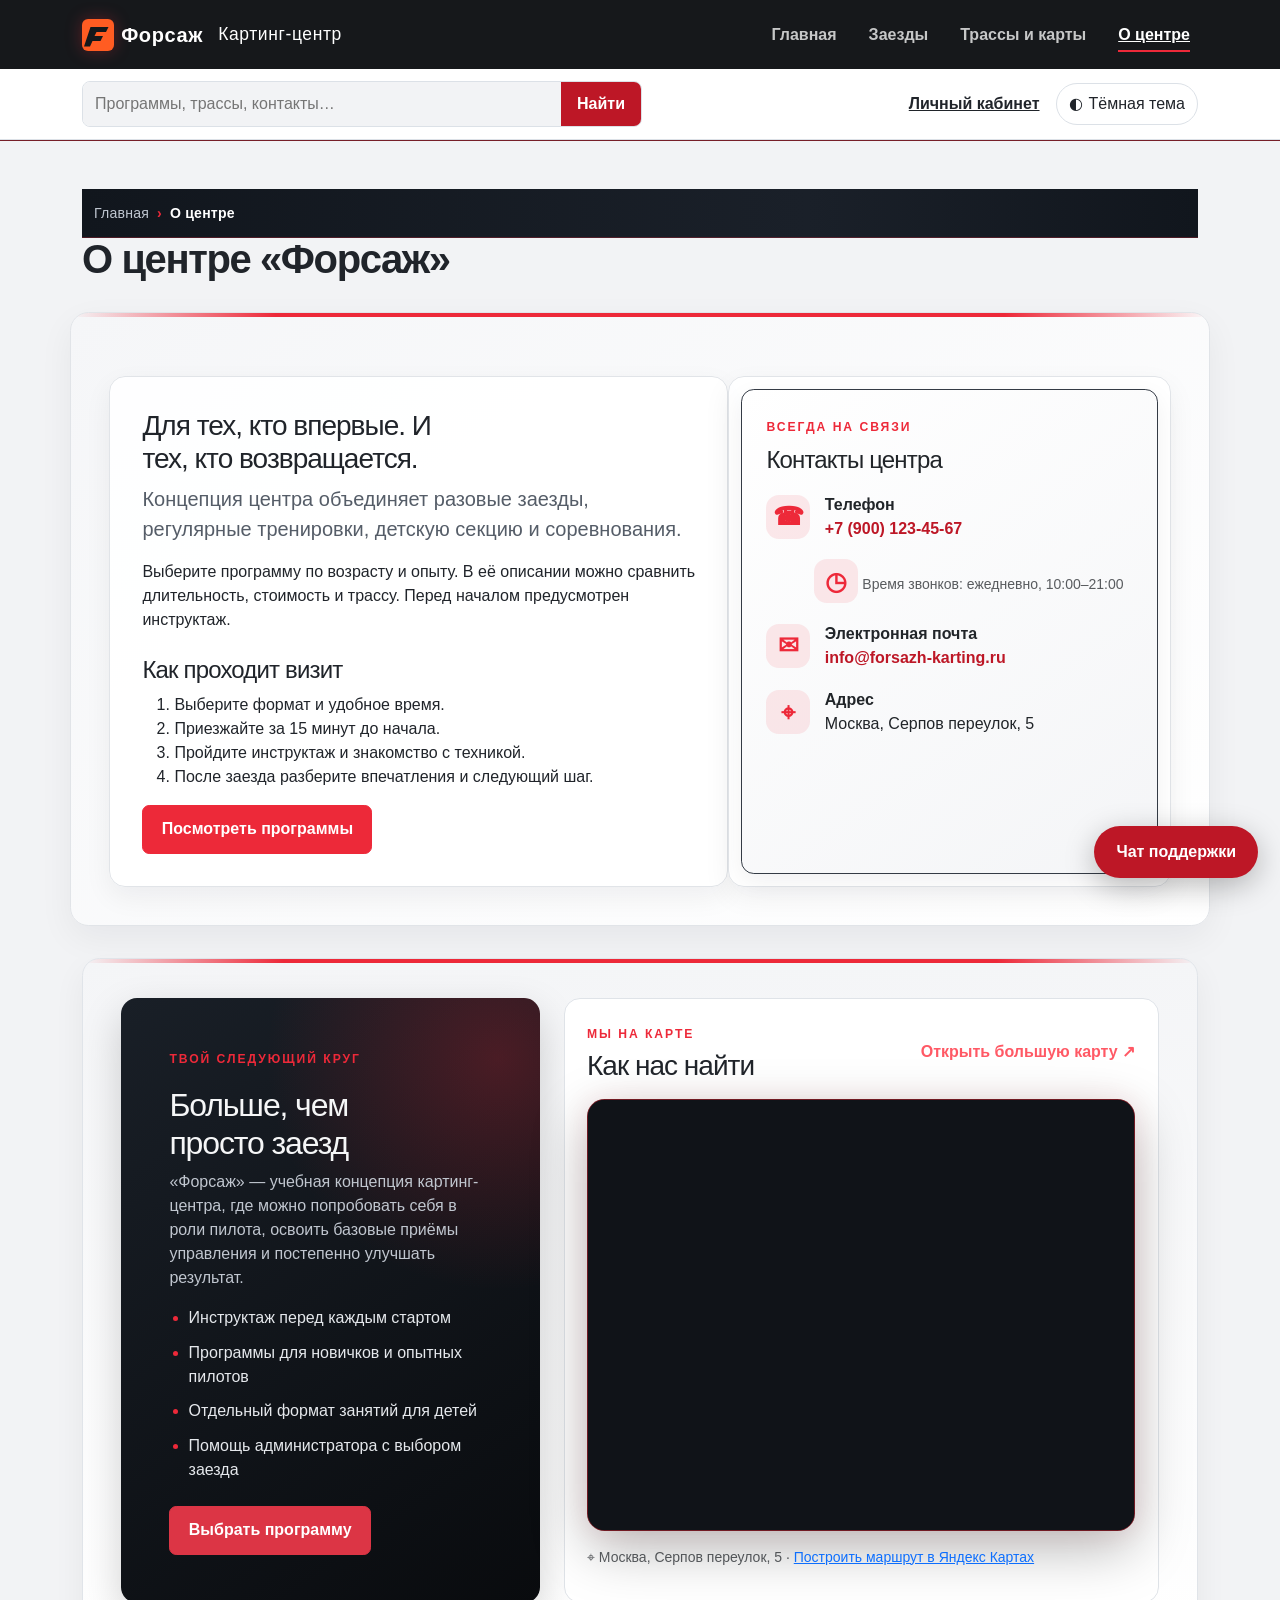
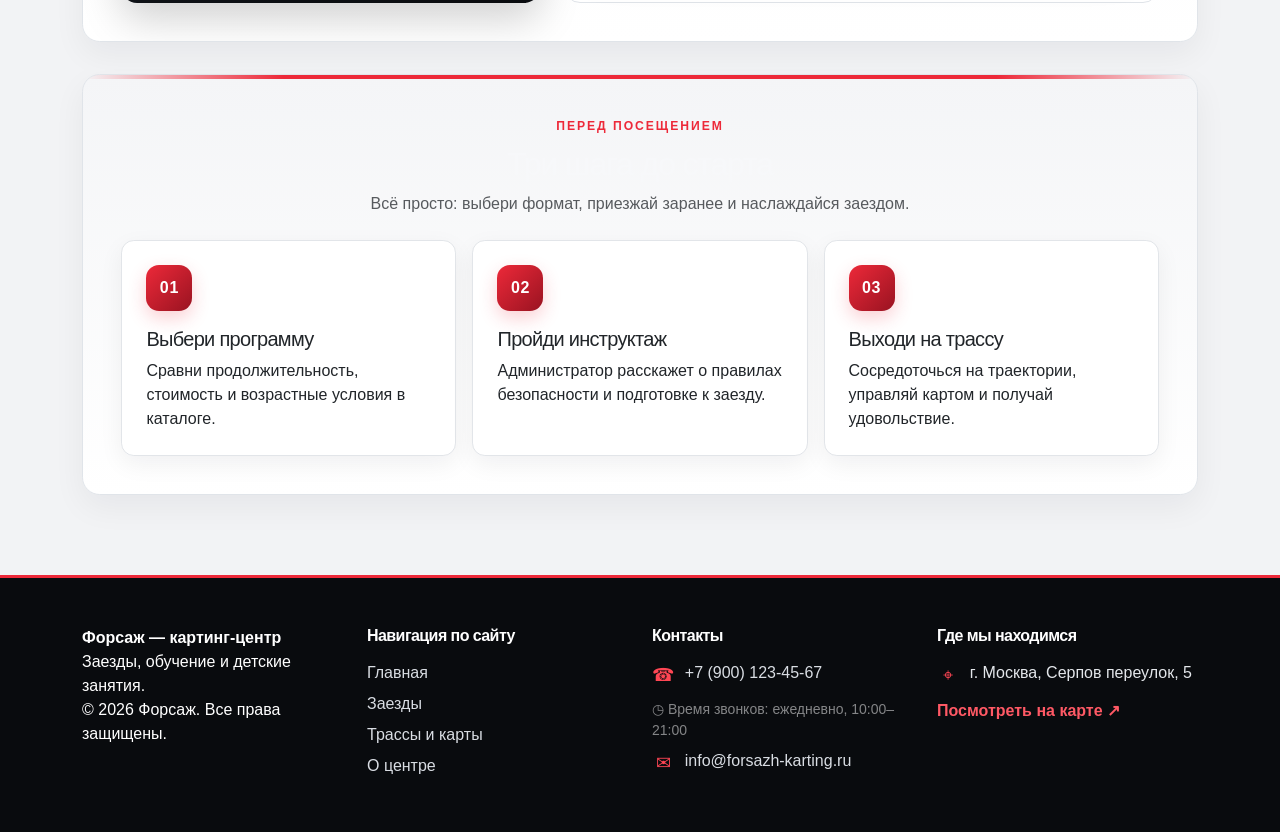
<file: contacts.html>
<!doctype html>
<html lang="ru">
  <head>
    <meta charset="utf-8">
    <meta name="viewport" content="width=device-width, initial-scale=1">
    <meta name="description" content="Форсаж — учебный сайт картинг-центра: заезды, обучение, трассы и демонстрационное бронирование.">
    <title>
      О центре — Форсаж
    </title>
    <link rel="icon" href="images/mark.svg" type="image/svg+xml">
    <link rel="stylesheet" href="vendor/bootstrap/css/bootstrap.min.css">
    <link rel="stylesheet" href="css/custom.css">
    <link rel="stylesheet" href="css/racing-redesign.css">
  <link rel="stylesheet" href="css/features.css">
    <script src="js/theme.js"></script>
  </head>
  <body>
    <a class="visually-hidden-focusable skip-link" href="#main">
      Перейти к содержимому
    </a>
    <header class="bg-dark sticky-top">
      <nav class="navbar navbar-expand-lg navbar-dark py-3" aria-label="Основная навигация">
        <div class="container">
          <a class="navbar-brand" href="index.html">
            <img src="images/mark.svg" width="32" height="32" alt="">
            Форсаж
            <span class="small fw-normal ms-2 d-none d-xl-inline">
              Картинг-центр
            </span>
          </a>
          <button class="navbar-toggler" type="button" data-bs-toggle="collapse" data-bs-target="#mainNav" aria-controls="mainNav" aria-expanded="false" aria-label="Открыть меню">
            <span class="navbar-toggler-icon">
            </span>
          </button>
          <div class="collapse navbar-collapse" id="mainNav">
            <ul class="navbar-nav ms-auto gap-lg-3">
              <li class="nav-item">
                <a class="nav-link " href="index.html">
                  Главная
                </a>
              </li>
              <li class="nav-item">
                <a class="nav-link " href="catalog.html">
                  Заезды
                </a>
              </li>
              <li class="nav-item">
                <a class="nav-link " href="tracks.html">
                  Трассы и карты
                </a>
              </li>
              <li class="nav-item">
                <a class="nav-link active" aria-current="page" href="contacts.html">
                  О центре
                </a>
              </li>
            </ul>
          </div>
        </div>
      </nav>
    <div class="utility-bar"><div class="container utility-inner">
      <form action="search.html" class="site-search" role="search"><label class="visually-hidden" for="siteQuery">Поиск по сайту</label><input id="siteQuery" name="q" type="search" placeholder="Программы, трассы, контакты…" maxlength="100" required><button type="submit">Найти</button></form>
      <a class="account-link" href="account.html">Личный кабинет</a>
      <button id="themeToggle" type="button" aria-label="Включить тёмную тему" aria-pressed="false"><span class="theme-icon" aria-hidden="true">◐</span><span id="themeLabel">Тёмная тема</span></button>
    </div></div></header>
    <main id="main" class="container my-5">
      <nav class="site-breadcrumbs" aria-label="Хлебные крошки"><div class="container"><ol class="breadcrumb mb-0"><li class="breadcrumb-item"><a href="index.html">Главная</a></li><li class="breadcrumb-item active" aria-current="page">О центре</li></ol></div></nav>
      <h1 class="mb-4">
        О центре «Форсаж»
      </h1>
      <div class="row gx-4 gy-4">
        <section class="col-12 col-lg-7">
          <h2 class="h3">
            Для тех, кто впервые. И тех, кто возвращается.
          </h2>
          <p class="lead">
            Концепция центра объединяет разовые заезды, регулярные тренировки, детскую секцию и соревнования.
          </p>
          <p>
            Выберите программу по возрасту и опыту. В её описании можно сравнить длительность, стоимость и трассу. Перед началом предусмотрен инструктаж.
          </p>
          <h2 class="h4 mt-4">
            Как проходит визит
          </h2>
          <ol>
            <li>
              Выберите формат и удобное время.
            </li>
            <li>
              Приезжайте за 15 минут до начала.
            </li>
            <li>
              Пройдите инструктаж и знакомство с техникой.
            </li>
            <li>
              После заезда разберите впечатления и следующий шаг.
            </li>
          </ol>
          <a class="btn btn-dark" href="catalog.html">
            Посмотреть программы
          </a>
        </section>
        <aside class="col-12 col-lg-5">
          <div class="card contact-info-card">
            <div class="card-body p-4">
              <span class="location-kicker">ВСЕГДА НА СВЯЗИ</span>
              <h2 class="h4 mt-2">Контакты центра</h2>
              <p class="contact-detail"><span class="contact-icon" aria-hidden="true">☎</span><span><strong>Телефон</strong><br><a href="tel:+79001234567">+7 (900) 123-45-67</a></span></p>
              <p class="small text-body-secondary ms-5"><span class="contact-icon" aria-hidden="true">◷</span> Время звонков: ежедневно, 10:00–21:00</p>
              <p class="contact-detail"><span class="contact-icon" aria-hidden="true">✉</span><span><strong>Электронная почта</strong><br><a href="mailto:info@forsazh-karting.ru">info@forsazh-karting.ru</a></span></p>
              <p class="contact-detail mb-0"><span class="contact-icon" aria-hidden="true">⌖</span><span><strong>Адрес</strong><br>Москва, Серпов переулок, 5</span></p>
            </div>
          </div>
        </aside>
      </div>
      <section class="about-extra-section my-5">
        <div class="row g-4 align-items-stretch">
          <div class="col-12 col-lg-5">
            <div class="about-feature-panel h-100 p-4 p-lg-5">
              <span class="location-kicker">ТВОЙ СЛЕДУЮЩИЙ КРУГ</span>
              <h2 class="h2 mt-3">Больше, чем просто заезд</h2>
              <p>«Форсаж» — учебная концепция картинг-центра, где можно попробовать себя в роли пилота, освоить базовые приёмы управления и постепенно улучшать результат.</p>
              <ul class="about-benefits">
                <li>Инструктаж перед каждым стартом</li>
                <li>Программы для новичков и опытных пилотов</li>
                <li>Отдельный формат занятий для детей</li>
                <li>Помощь администратора с выбором заезда</li>
              </ul>
              <a href="catalog.html" class="btn btn-danger mt-2">Выбрать программу</a>
            </div>
          </div>
          <div class="col-12 col-lg-7">
            <div class="contact-map-panel h-100">
              <div class="d-flex justify-content-between align-items-center flex-wrap gap-2 mb-3">
                <div><span class="location-kicker">МЫ НА КАРТЕ</span><h2 class="h3 mb-0 mt-1">Как нас найти</h2></div>
                <a class="footer-map-link" href="location.html">Открыть большую карту ↗</a>
              </div>
              <div class="location-map-frame">
                <iframe class="contact-map-iframe" src="https://yandex.ru/map-widget/v1/?ll=37.578255%2C55.739632&z=16&pt=37.578255%2C55.739632%2Cpm2rdm" title="Яндекс Карты — Серпов переулок, 5, Москва" loading="lazy" allowfullscreen></iframe>
              </div>
              <p class="small text-body-secondary mt-3 mb-0">⌖ Москва, Серпов переулок, 5 · <a href="https://yandex.ru/maps/213/moscow/house/serpov_pereulok_5/Z04YcwBpS0MPQFtvfXt1cX5hZw==/?ll=37.578255%2C55.739632&z=18.49" target="_blank" rel="noopener noreferrer">Построить маршрут в Яндекс Картах</a></p>
            </div>
          </div>
        </div>
      </section>
      <section class="about-visit-section my-5 py-4">
        <div class="text-center mb-4"><span class="location-kicker">ПЕРЕД ПОСЕЩЕНИЕМ</span><h2 class="h2 mt-2">Три шага до старта</h2><p class="text-body-secondary">Всё просто: выбери формат, приезжай заранее и наслаждайся заездом.</p></div>
        <div class="row g-3">
          <div class="col-12 col-md-4"><article class="card h-100"><div class="card-body p-4"><span class="step-number">01</span><h3 class="h5 mt-3">Выбери программу</h3><p class="mb-0">Сравни продолжительность, стоимость и возрастные условия в каталоге.</p></div></article></div>
          <div class="col-12 col-md-4"><article class="card h-100"><div class="card-body p-4"><span class="step-number">02</span><h3 class="h5 mt-3">Пройди инструктаж</h3><p class="mb-0">Администратор расскажет о правилах безопасности и подготовке к заезду.</p></div></article></div>
          <div class="col-12 col-md-4"><article class="card h-100"><div class="card-body p-4"><span class="step-number">03</span><h3 class="h5 mt-3">Выходи на трассу</h3><p class="mb-0">Сосредоточься на траектории, управляй картом и получай удовольствие.</p></div></article></div>
        </div>
      </section>
    </main>

    
    <div class="modal fade booking-modal" id="bookingModal" tabindex="-1" aria-labelledby="bookingModalTitle" aria-hidden="true">
      <div class="modal-dialog modal-dialog-centered modal-dialog-scrollable modal-xl">
        <div class="modal-content">
          <div class="modal-header booking-modal-header">
            <div><span class="booking-modal-kicker">ФОРСАЖ / БРОНИРОВАНИЕ</span><h2 class="modal-title fs-4 mt-1" id="bookingModalTitle">Запланируй свой заезд</h2><p class="mb-0 small text-white-50">Выбери программу, дату и время — всё прямо здесь</p></div>
            <button class="btn-close btn-close-white" type="button" data-bs-dismiss="modal" aria-label="Закрыть"></button>
          </div>
          <div class="modal-body p-3 p-md-4">
            <div class="alert alert-info small" role="status">Учебная форма: заявка никуда не отправляется, реальное место не бронируется. Данные можно вводить вымышленные.</div>
            <div class="booking-modal-form-wrap">
              <form id="bookingForm" novalidate>
                <div class="row g-3">
                  <div class="col-12 col-md-6">
                    <label class="form-label" for="name">
                      Имя контактного лица *
                    </label>
                    <input class="form-control" id="name" name="name" autocomplete="name" maxlength="80" required>
                    <div class="invalid-feedback">
                      Введите имя, не состоящее из пробелов.
                    </div>
                  </div>
                  <div class="col-12 col-md-6">
                    <label class="form-label" for="email">
                      E-mail *
                    </label>
                    <input class="form-control" id="email" name="email" type="email" autocomplete="email" required>
                    <div class="invalid-feedback">
                      Введите корректный e-mail.
                    </div>
                  </div>
                  <div class="col-12 col-md-6">
                    <label class="form-label" for="phone">
                      Телефон *
                    </label>
                    <div class="input-group has-validation">
                      <span class="input-group-text">
                        +7
                      </span>
                      <input id="phone" name="phone" class="form-control" type="tel" inputmode="tel" autocomplete="tel-national" required pattern="[0-9 ()-]{10,18}" placeholder="900 000-00-00" aria-describedby="phoneHelp">
                      <div class="invalid-feedback">
                        Введите 10 цифр без +7.
                      </div>
                    </div>
                    <div id="phoneHelp" class="form-text">
                      10 цифр; пробелы, скобки и дефисы допустимы.
                    </div>
                  </div>
                  <div class="col-12 col-md-6">
                    <label class="form-label" for="program">
                      Программа *
                    </label>
                    <select id="program" name="program" class="form-select" required><option value="endurance">Марафон — 3900 ₽</option><option value="duo">Заезд с другом — 1800 ₽</option>
                      <option value="">
                        Выберите программу
                      </option>
                      <option value="sprint">
                        Первый старт — 1400 ₽
                      </option>
                      <option value="training">
                        Тренировка с инструктором — 3200 ₽
                      </option>
                      <option value="kids">
                        Детская секция — 2200 ₽
                      </option>
                      <option value="race">
                        Гоночный заезд — 2400 ₽
                      </option>
                    </select>
                    <div class="invalid-feedback">
                      Выберите программу.
                    </div>
                  </div>
                  <div class="col-12 col-md-6">
                    <label class="form-label" for="age">
                      Минимальный возраст участников *
                    </label>
                    <input class="form-control" id="age" name="age" type="number" min="8" max="99" step="1" required>
                    <div class="invalid-feedback">
                      Для секции: 8–13 лет; для остальных программ: 14–99 лет.
                    </div>
                  </div>
                  <div class="col-12 col-md-6">
                    <label class="form-label" for="experience">
                      Опыт участников *
                    </label>
                    <select id="experience" name="experience" class="form-select" required>
                      <option value="">
                        Выберите опыт
                      </option>
                      <option value="beginner">
                        Есть начинающие
                      </option>
                      <option value="experienced">
                        У всех есть опыт
                      </option>
                    </select>
                    <div class="invalid-feedback">
                      Для гоночного заезда опыт нужен всем участникам.
                    </div>
                  </div>
                  <div class="col-12 col-md-6">
                    <label class="form-label" for="people">
                      Число участников *
                    </label>
                    <select id="people" name="people" class="form-select" required>
                      <option value="1">
                        1 участник
                      </option>
                      <option value="2">
                        2 участника
                      </option>
                      <option value="3">
                        3 участника
                      </option>
                      <option value="4">
                        4 участника
                      </option>
                    </select>
                    <div class="invalid-feedback">
                      Выберите от 1 до 4 участников.
                    </div>
                  </div>
                  <div class="col-12 col-md-6">
                    <label class="form-label" for="date">
                      Дата *
                    </label>
                    <input class="form-control" id="date" name="date" type="date" required>
                    <div class="invalid-feedback">
                      Выберите дату от завтра до 60 дней вперёд.
                    </div>
                  </div>
                  <div class="col-12 col-md-6">
                    <label class="form-label" for="time">
                      Начало программы *
                    </label>
                    <select id="time" name="time" class="form-select" required>
                      <option value="">
                        Сначала выберите программу и дату
                      </option>
                    </select>
                    <div class="invalid-feedback">
                      Выберите доступное учебное время.
                    </div>
                  </div>
                  <div class="col-12">
                    <label class="form-label" for="comment">
                      Комментарий
                    </label>
                    <textarea id="comment" name="comment" class="form-control" rows="3" maxlength="500" placeholder="Например: все участники впервые"></textarea>
                  </div>
                  <div class="col-12">
                    <div class="form-check">
                      <input id="agree" name="agree" class="form-check-input" type="checkbox" required>
                      <label class="form-check-label" for="agree">
                        Подтверждаю соответствие участников программе и согласие на обработку данных учебной формы *
                      </label>
                      <div class="invalid-feedback">
                        Подтвердите согласие.
                      </div>
                    </div>
                  </div>
                  <div class="col-12">
                    <p class="fw-bold mb-0" id="estimate" aria-live="polite">
                      Выберите программу для расчёта стоимости.
                    </p>
                  </div>
                  <div class="col-12 d-flex flex-wrap gap-2">
                    <button class="btn btn-dark" id="submitBooking" type="submit" disabled>
                      Проверить заявку
                    </button>
                    <button class="btn btn-outline-dark" type="reset">
                      Очистить
                    </button>
                  </div>
                </div>
              </form>
              <section class="alert alert-success mt-4 d-none" id="bookingResult" aria-live="polite" tabindex="-1">
                <h3 class="h5">
                  Учебная заявка проверена
                </h3>
                <p id="bookingSummary">
                </p>
                <p class="mb-0">
                  Ничего не отправлено. Реальное бронирование требует подтверждения центра.
                </p>
              </section>
            </div>
          </div>
        </div>
      </div>
    </div>

    <footer class="site-footer bg-dark text-white py-5">
  <div class="container">
    <div class="row gy-4">
      <div class="col-12 col-md-6 col-lg-3">
        <a href="index.html" class="text-decoration-none text-white fw-bold">Форсаж — картинг-центр</a>
        <p>
          Заезды, обучение и детские занятия.
          <br>
          <span class="copyright">© 2026 Форсаж. Все права защищены.</span>
        </p>
      </div>
      <div class="col-12 col-md-6 col-lg-3">
        <h2 class="h5">Навигация по сайту</h2>
        <ul class="footer-nav list-unstyled mb-0">
          <li><a href="index.html">Главная</a></li>
          <li><a href="catalog.html">Заезды</a></li>
          <li><a href="tracks.html">Трассы и карты</a></li>
          <li><a href="contacts.html">О центре</a></li>
        </ul>
      </div>
      <div class="col-12 col-md-6 col-lg-3">
        <h2 class="h5">Контакты</h2>
        <p class="footer-contact-line"><span aria-hidden="true">☎</span> <a href="tel:+79001234567">+7 (900) 123-45-67</a></p>
        <p class="small text-white-50 mb-2"><span class="footer-clock-icon" aria-hidden="true">◷</span> Время звонков: ежедневно, 10:00–21:00</p>
        <p class="footer-contact-line mb-0"><span aria-hidden="true">✉</span> <a href="mailto:info@forsazh-karting.ru">info@forsazh-karting.ru</a></p>
      </div>
      <div class="col-12 col-md-6 col-lg-3">
        <h2 class="h5">Где мы находимся</h2>
        <p class="footer-contact-line"><span aria-hidden="true">⌖</span> <span>г. Москва, Серпов переулок, 5</span></p>
        <a class="footer-map-link" href="location.html">Посмотреть на карте <span aria-hidden="true">↗</span></a>
      </div>
    </div>
  </div>
</footer>

    <script src="vendor/bootstrap/js/bootstrap.bundle.min.js">
    </script>
    <script src="js/app.js">
    </script>
    <script src="js/racing-effects.js"></script>
  <script src="js/features.js"></script>
  </body>
</html>
</file>
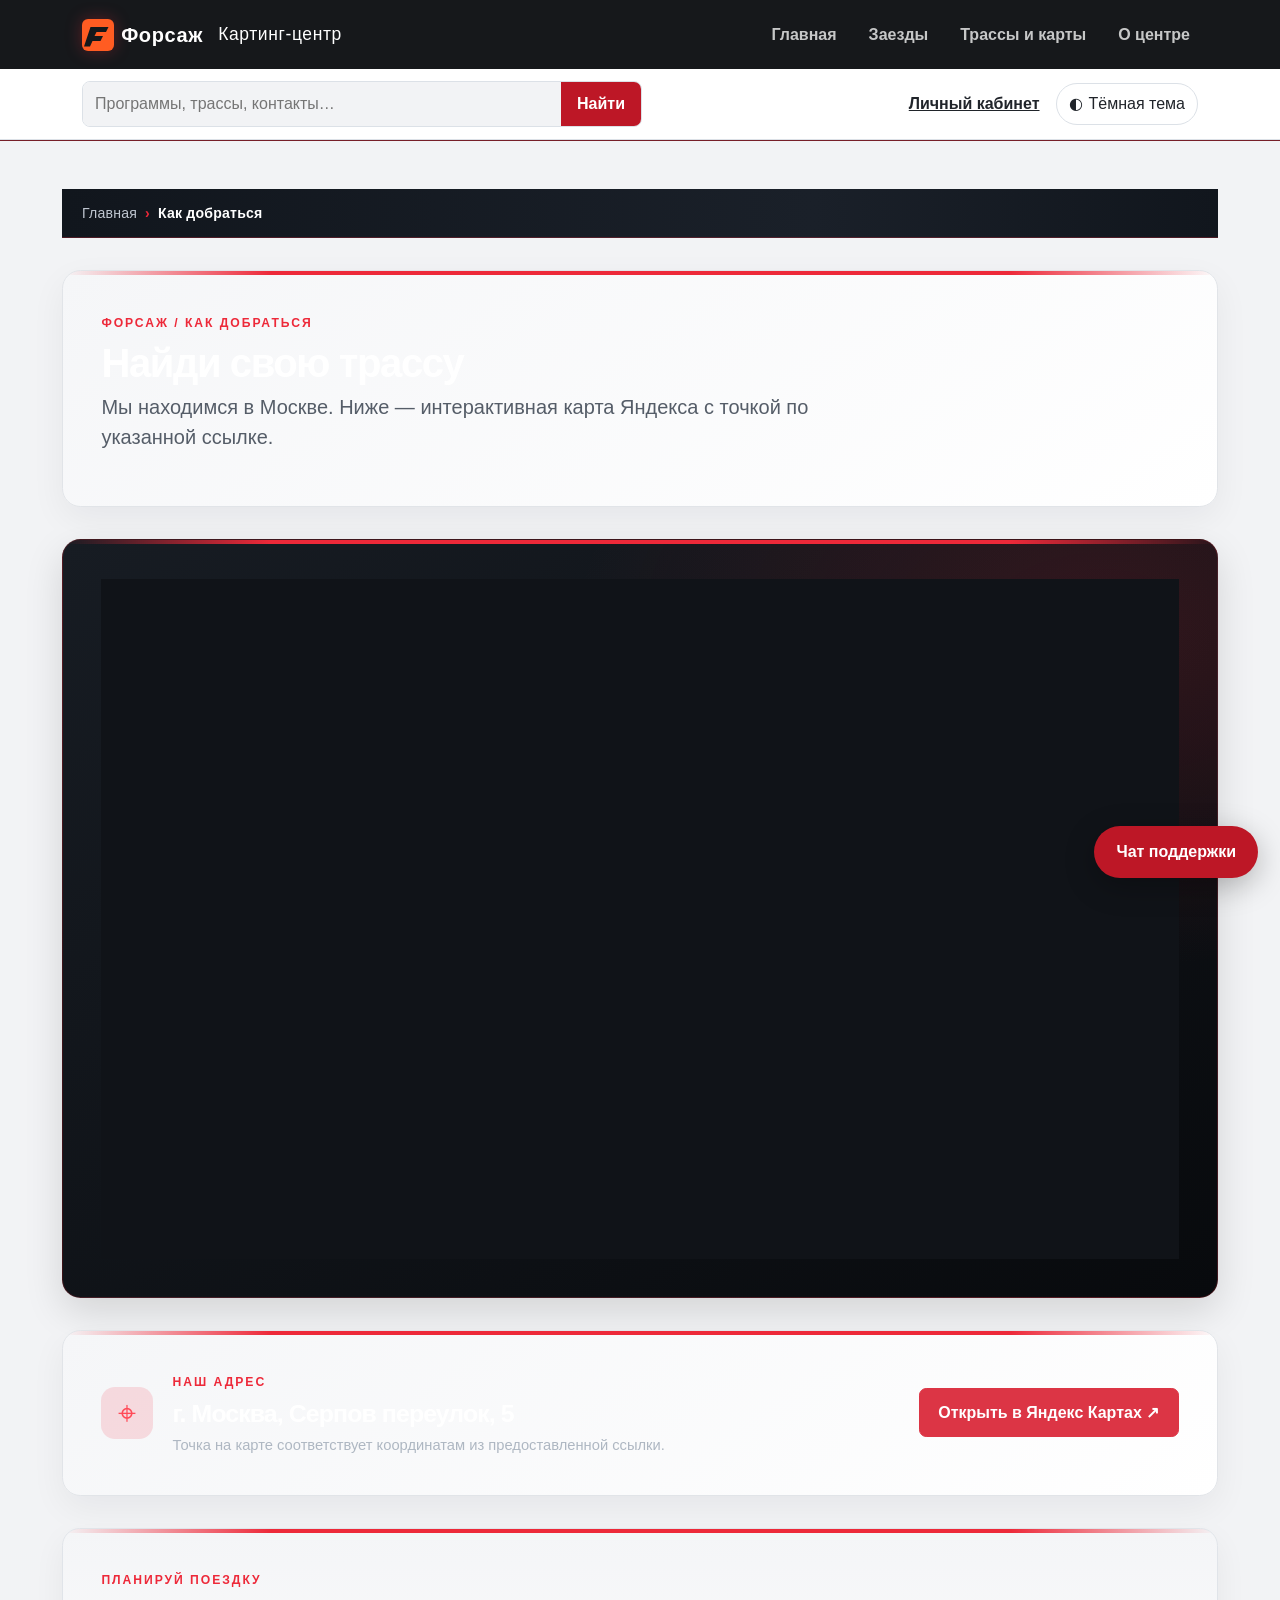
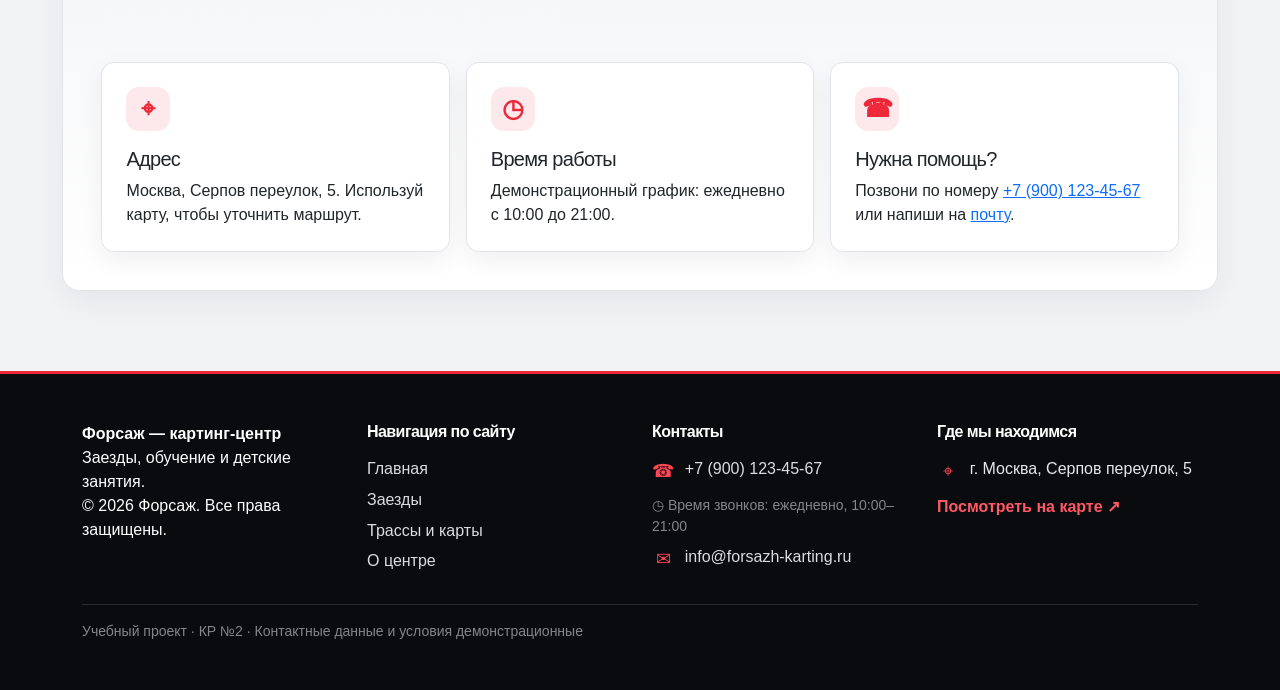
<file: location.html>
<!doctype html>
<html lang="ru">
<head>
  <meta charset="utf-8"><meta name="viewport" content="width=device-width, initial-scale=1">
  <meta name="description" content="Как добраться до картинг-центра Форсаж: Москва, Серпов переулок, 5. Интерактивная карта Яндекса.">
  <title>Как добраться — Форсаж</title>
  <link rel="icon" href="images/mark.svg" type="image/svg+xml">
  <link rel="stylesheet" href="vendor/bootstrap/css/bootstrap.min.css">
  <link rel="stylesheet" href="css/custom.css"><link rel="stylesheet" href="css/racing-redesign.css">
<link rel="stylesheet" href="css/features.css">
    <script src="js/theme.js"></script>
  </head>
<body>
  <a class="visually-hidden-focusable skip-link" href="#main">Перейти к содержимому</a>
  <header class="bg-dark sticky-top"><nav class="navbar navbar-expand-lg navbar-dark py-3" aria-label="Основная навигация"><div class="container">
    <a class="navbar-brand" href="index.html"><img src="images/mark.svg" width="32" height="32" alt="">Форсаж <span class="small fw-normal ms-2 d-none d-xl-inline">Картинг-центр</span></a>
    <button class="navbar-toggler" type="button" data-bs-toggle="collapse" data-bs-target="#mainNav" aria-controls="mainNav" aria-expanded="false" aria-label="Открыть меню"><span class="navbar-toggler-icon"></span></button>
    <div class="collapse navbar-collapse" id="mainNav"><ul class="navbar-nav ms-auto gap-lg-3">
      <li class="nav-item"><a class="nav-link" href="index.html">Главная</a></li><li class="nav-item"><a class="nav-link" href="catalog.html">Заезды</a></li><li class="nav-item"><a class="nav-link" href="tracks.html">Трассы и карты</a></li><li class="nav-item"><a class="nav-link" href="contacts.html">О центре</a></li>
    </ul></div></div></nav><div class="utility-bar"><div class="container utility-inner">
      <form action="search.html" class="site-search" role="search"><label class="visually-hidden" for="siteQuery">Поиск по сайту</label><input id="siteQuery" name="q" type="search" placeholder="Программы, трассы, контакты…" maxlength="100" required><button type="submit">Найти</button></form>
      <a class="account-link" href="account.html">Личный кабинет</a>
      <button id="themeToggle" type="button" aria-label="Включить тёмную тему" aria-pressed="false"><span class="theme-icon" aria-hidden="true">◐</span><span id="themeLabel">Тёмная тема</span></button>
    </div></div></header>
  <main id="main" class="container my-5 location-page">
      <nav class="site-breadcrumbs" aria-label="Хлебные крошки"><div class="container"><ol class="breadcrumb mb-0"><li class="breadcrumb-item"><a href="index.html">Главная</a></li><li class="breadcrumb-item active" aria-current="page">Как добраться</li></ol></div></nav>
    <div class="location-heading mb-4"><span class="location-kicker">ФОРСАЖ / КАК ДОБРАТЬСЯ</span><h1 class="mt-2">Найди свою трассу</h1><p class="lead">Мы находимся в Москве. Ниже — интерактивная карта Яндекса с точкой по указанной ссылке.</p></div>
    <div class="location-map-frame">
      <iframe class="location-map-iframe" src="https://yandex.ru/map-widget/v1/?ll=37.578255%2C55.739632&z=18.49&pt=37.578255%2C55.739632%2Cpm2rdm" title="Яндекс Карты — Серпов переулок, 5, Москва" loading="lazy" allowfullscreen></iframe>
    </div>
    <section class="location-address-card mt-4"><div class="location-pin-icon" aria-hidden="true">⌖</div><div><span class="location-kicker">НАШ АДРЕС</span><h2>г. Москва, Серпов переулок, 5</h2><p class="mb-0">Точка на карте соответствует координатам из предоставленной ссылки.</p></div><a href="https://yandex.ru/maps/213/moscow/house/serpov_pereulok_5/Z04YcwBpS0MPQFtvfXt1cX5hZw==/?ll=37.578255%2C55.739632&z=18.49" target="_blank" rel="noopener noreferrer" class="btn btn-danger ms-lg-auto">Открыть в Яндекс Картах ↗</a></section>
    <section class="location-directions my-5"><span class="location-kicker">ПЛАНИРУЙ ПОЕЗДКУ</span><h2 class="h2 mt-2">Перед тем как отправиться к нам</h2><div class="row g-3 mt-1"><div class="col-12 col-md-4"><article class="card h-100"><div class="card-body p-4"><span class="contact-icon">⌖</span><h3 class="h5 mt-3">Адрес</h3><p class="mb-0">Москва, Серпов переулок, 5. Используй карту, чтобы уточнить маршрут.</p></div></article></div><div class="col-12 col-md-4"><article class="card h-100"><div class="card-body p-4"><span class="contact-icon">◷</span><h3 class="h5 mt-3">Время работы</h3><p class="mb-0">Демонстрационный график: ежедневно с 10:00 до 21:00.</p></div></article></div><div class="col-12 col-md-4"><article class="card h-100"><div class="card-body p-4"><span class="contact-icon">☎</span><h3 class="h5 mt-3">Нужна помощь?</h3><p class="mb-0">Позвони по номеру <a href="tel:+79001234567">+7 (900) 123-45-67</a> или напиши на <a href="mailto:info@forsazh-karting.ru">почту</a>.</p></div></article></div></div></section>
  </main>
  
    <div class="modal fade booking-modal" id="bookingModal" tabindex="-1" aria-labelledby="bookingModalTitle" aria-hidden="true">
      <div class="modal-dialog modal-dialog-centered modal-dialog-scrollable modal-xl">
        <div class="modal-content">
          <div class="modal-header booking-modal-header">
            <div><span class="booking-modal-kicker">ФОРСАЖ / БРОНИРОВАНИЕ</span><h2 class="modal-title fs-4 mt-1" id="bookingModalTitle">Запланируй свой заезд</h2><p class="mb-0 small text-white-50">Выбери программу, дату и время — всё прямо здесь</p></div>
            <button class="btn-close btn-close-white" type="button" data-bs-dismiss="modal" aria-label="Закрыть"></button>
          </div>
          <div class="modal-body p-3 p-md-4">
            <div class="alert alert-info small" role="status">Учебная форма: заявка никуда не отправляется, реальное место не бронируется. Данные можно вводить вымышленные.</div>
            <div class="booking-modal-form-wrap">
              <form id="bookingForm" novalidate>
                <div class="row g-3">
                  <div class="col-12 col-md-6">
                    <label class="form-label" for="name">
                      Имя контактного лица *
                    </label>
                    <input class="form-control" id="name" name="name" autocomplete="name" maxlength="80" required>
                    <div class="invalid-feedback">
                      Введите имя, не состоящее из пробелов.
                    </div>
                  </div>
                  <div class="col-12 col-md-6">
                    <label class="form-label" for="email">
                      E-mail *
                    </label>
                    <input class="form-control" id="email" name="email" type="email" autocomplete="email" required>
                    <div class="invalid-feedback">
                      Введите корректный e-mail.
                    </div>
                  </div>
                  <div class="col-12 col-md-6">
                    <label class="form-label" for="phone">
                      Телефон *
                    </label>
                    <div class="input-group has-validation">
                      <span class="input-group-text">
                        +7
                      </span>
                      <input id="phone" name="phone" class="form-control" type="tel" inputmode="tel" autocomplete="tel-national" required pattern="[0-9 ()-]{10,18}" placeholder="900 000-00-00" aria-describedby="phoneHelp">
                      <div class="invalid-feedback">
                        Введите 10 цифр без +7.
                      </div>
                    </div>
                    <div id="phoneHelp" class="form-text">
                      10 цифр; пробелы, скобки и дефисы допустимы.
                    </div>
                  </div>
                  <div class="col-12 col-md-6">
                    <label class="form-label" for="program">
                      Программа *
                    </label>
                    <select id="program" name="program" class="form-select" required><option value="endurance">Марафон — 3900 ₽</option><option value="duo">Заезд с другом — 1800 ₽</option>
                      <option value="">
                        Выберите программу
                      </option>
                      <option value="sprint">
                        Первый старт — 1400 ₽
                      </option>
                      <option value="training">
                        Тренировка с инструктором — 3200 ₽
                      </option>
                      <option value="kids">
                        Детская секция — 2200 ₽
                      </option>
                      <option value="race">
                        Гоночный заезд — 2400 ₽
                      </option>
                    </select>
                    <div class="invalid-feedback">
                      Выберите программу.
                    </div>
                  </div>
                  <div class="col-12 col-md-6">
                    <label class="form-label" for="age">
                      Минимальный возраст участников *
                    </label>
                    <input class="form-control" id="age" name="age" type="number" min="8" max="99" step="1" required>
                    <div class="invalid-feedback">
                      Для секции: 8–13 лет; для остальных программ: 14–99 лет.
                    </div>
                  </div>
                  <div class="col-12 col-md-6">
                    <label class="form-label" for="experience">
                      Опыт участников *
                    </label>
                    <select id="experience" name="experience" class="form-select" required>
                      <option value="">
                        Выберите опыт
                      </option>
                      <option value="beginner">
                        Есть начинающие
                      </option>
                      <option value="experienced">
                        У всех есть опыт
                      </option>
                    </select>
                    <div class="invalid-feedback">
                      Для гоночного заезда опыт нужен всем участникам.
                    </div>
                  </div>
                  <div class="col-12 col-md-6">
                    <label class="form-label" for="people">
                      Число участников *
                    </label>
                    <select id="people" name="people" class="form-select" required>
                      <option value="1">
                        1 участник
                      </option>
                      <option value="2">
                        2 участника
                      </option>
                      <option value="3">
                        3 участника
                      </option>
                      <option value="4">
                        4 участника
                      </option>
                    </select>
                    <div class="invalid-feedback">
                      Выберите от 1 до 4 участников.
                    </div>
                  </div>
                  <div class="col-12 col-md-6">
                    <label class="form-label" for="date">
                      Дата *
                    </label>
                    <input class="form-control" id="date" name="date" type="date" required>
                    <div class="invalid-feedback">
                      Выберите дату от завтра до 60 дней вперёд.
                    </div>
                  </div>
                  <div class="col-12 col-md-6">
                    <label class="form-label" for="time">
                      Начало программы *
                    </label>
                    <select id="time" name="time" class="form-select" required>
                      <option value="">
                        Сначала выберите программу и дату
                      </option>
                    </select>
                    <div class="invalid-feedback">
                      Выберите доступное учебное время.
                    </div>
                  </div>
                  <div class="col-12">
                    <label class="form-label" for="comment">
                      Комментарий
                    </label>
                    <textarea id="comment" name="comment" class="form-control" rows="3" maxlength="500" placeholder="Например: все участники впервые"></textarea>
                  </div>
                  <div class="col-12">
                    <div class="form-check">
                      <input id="agree" name="agree" class="form-check-input" type="checkbox" required>
                      <label class="form-check-label" for="agree">
                        Подтверждаю соответствие участников программе и согласие на обработку данных учебной формы *
                      </label>
                      <div class="invalid-feedback">
                        Подтвердите согласие.
                      </div>
                    </div>
                  </div>
                  <div class="col-12">
                    <p class="fw-bold mb-0" id="estimate" aria-live="polite">
                      Выберите программу для расчёта стоимости.
                    </p>
                  </div>
                  <div class="col-12 d-flex flex-wrap gap-2">
                    <button class="btn btn-dark" id="submitBooking" type="submit" disabled>
                      Проверить заявку
                    </button>
                    <button class="btn btn-outline-dark" type="reset">
                      Очистить
                    </button>
                  </div>
                </div>
              </form>
              <section class="alert alert-success mt-4 d-none" id="bookingResult" aria-live="polite" tabindex="-1">
                <h3 class="h5">
                  Учебная заявка проверена
                </h3>
                <p id="bookingSummary">
                </p>
                <p class="mb-0">
                  Ничего не отправлено. Реальное бронирование требует подтверждения центра.
                </p>
              </section>
            </div>
          </div>
        </div>
      </div>
    </div>

    <footer class="site-footer bg-dark text-white py-5">
  <div class="container">
    <div class="row gy-4">
      <div class="col-12 col-md-6 col-lg-3">
        <a href="index.html" class="text-decoration-none text-white fw-bold">Форсаж — картинг-центр</a>
        <p>
          Заезды, обучение и детские занятия.
          <br>
          <span class="copyright">© 2026 Форсаж. Все права защищены.</span>
        </p>
      </div>
      <div class="col-12 col-md-6 col-lg-3">
        <h2 class="h5">Навигация по сайту</h2>
        <ul class="footer-nav list-unstyled mb-0">
          <li><a href="index.html">Главная</a></li>
          <li><a href="catalog.html">Заезды</a></li>
          <li><a href="tracks.html">Трассы и карты</a></li>
          <li><a href="contacts.html">О центре</a></li>
        </ul>
      </div>
      <div class="col-12 col-md-6 col-lg-3">
        <h2 class="h5">Контакты</h2>
        <p class="footer-contact-line"><span aria-hidden="true">☎</span> <a href="tel:+79001234567">+7 (900) 123-45-67</a></p>
        <p class="small text-white-50 mb-2"><span class="footer-clock-icon" aria-hidden="true">◷</span> Время звонков: ежедневно, 10:00–21:00</p>
        <p class="footer-contact-line mb-0"><span aria-hidden="true">✉</span> <a href="mailto:info@forsazh-karting.ru">info@forsazh-karting.ru</a></p>
      </div>
      <div class="col-12 col-md-6 col-lg-3">
        <h2 class="h5">Где мы находимся</h2>
        <p class="footer-contact-line"><span aria-hidden="true">⌖</span> <span>г. Москва, Серпов переулок, 5</span></p>
        <a class="footer-map-link" href="location.html">Посмотреть на карте <span aria-hidden="true">↗</span></a>
      </div>
    </div>
    <div class="footer-bottom mt-4 pt-3 small text-white-50">Учебный проект · КР №2 · Контактные данные и условия демонстрационные</div>
  </div>
</footer>
  <script src="vendor/bootstrap/js/bootstrap.bundle.min.js"></script><script src="js/app.js"></script><script src="js/racing-effects.js"></script>
<script src="js/features.js"></script>
  </body></html>
</file>
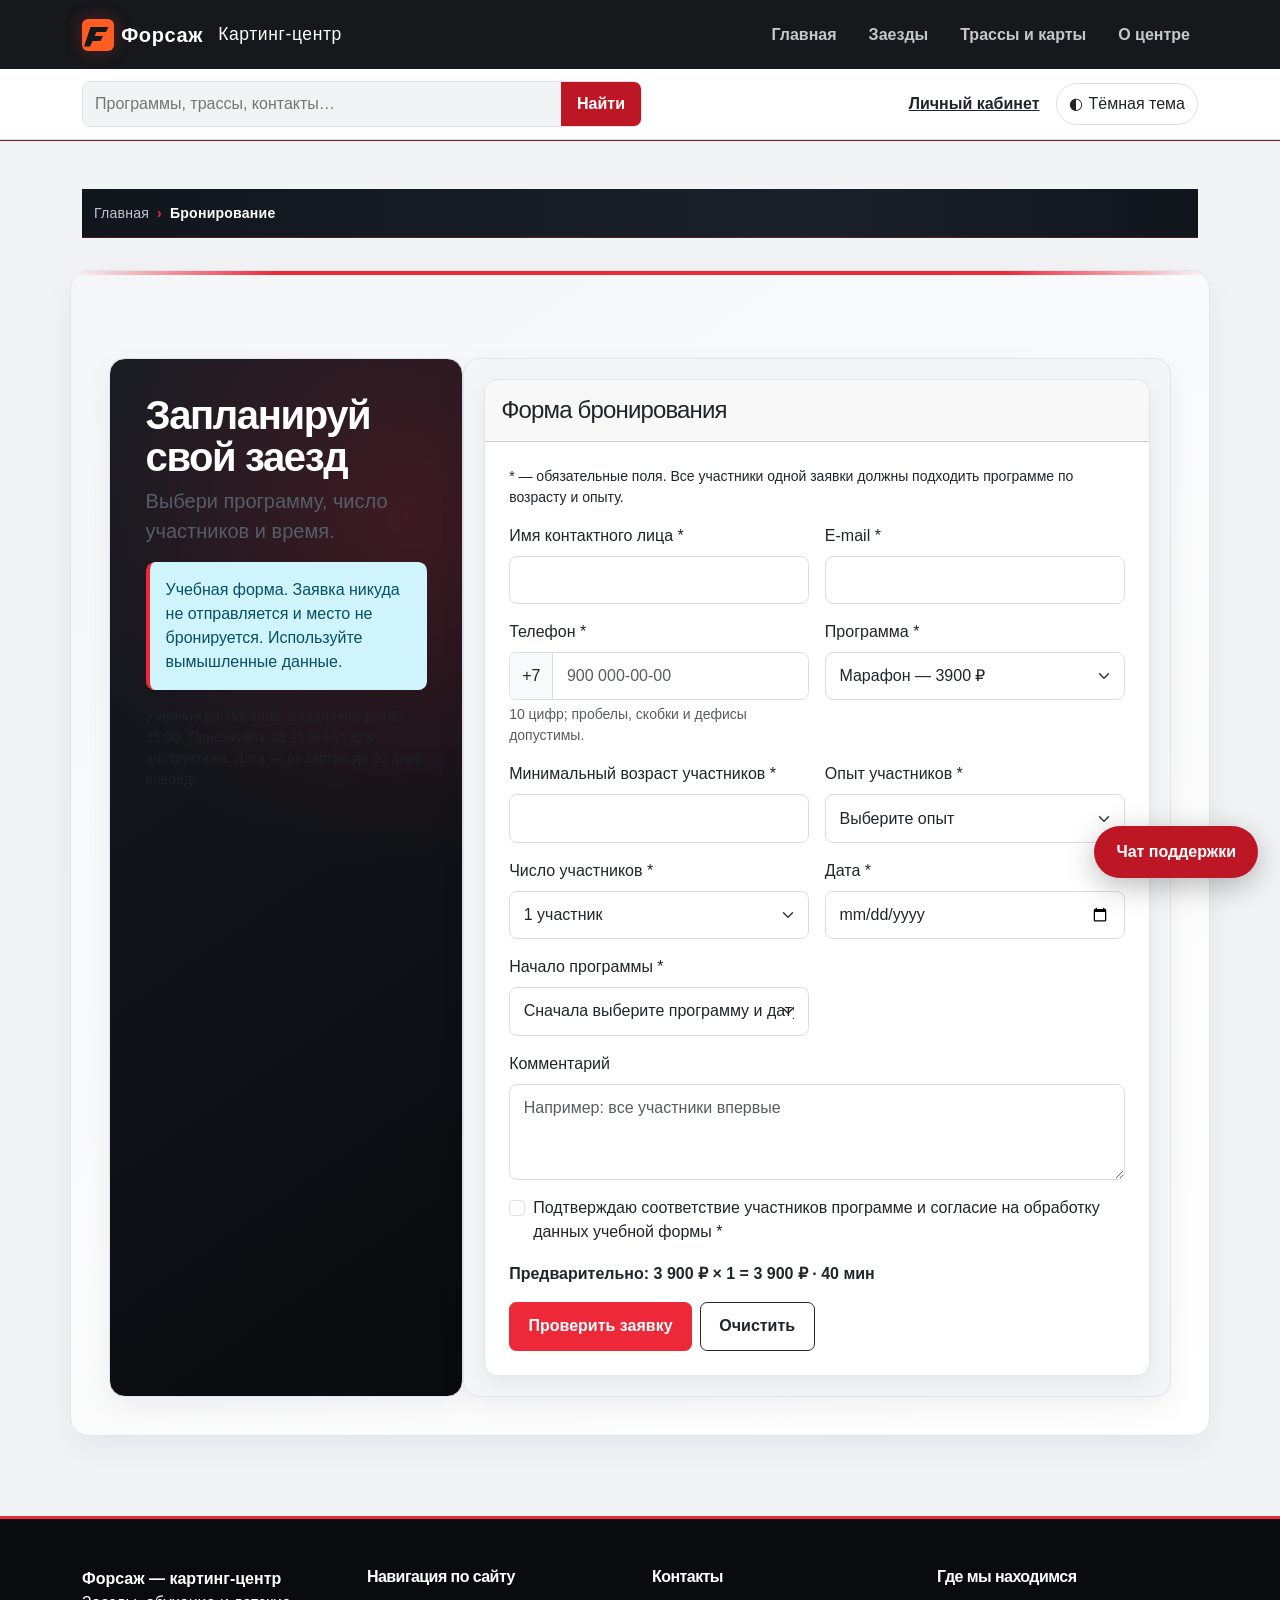
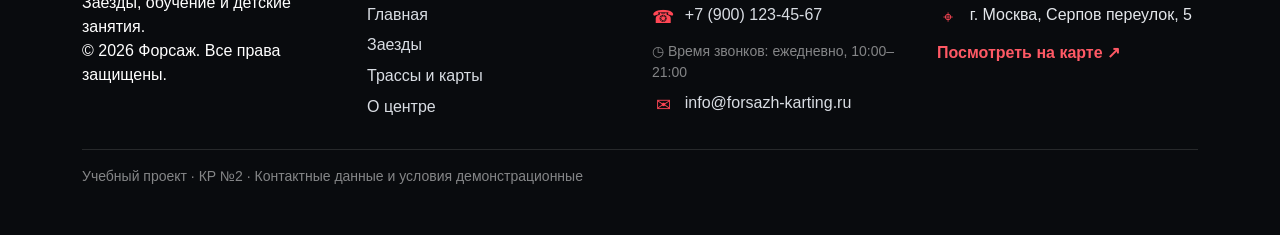
<file: order.html>
<!doctype html>
<html lang="ru">
  <head>
    <meta charset="utf-8">
    <meta name="viewport" content="width=device-width, initial-scale=1">
    <meta name="description" content="Форсаж — учебный сайт картинг-центра: заезды, обучение, трассы и демонстрационное бронирование.">
    <title>
      Бронирование — Форсаж
    </title>
    <link rel="icon" href="images/mark.svg" type="image/svg+xml">
    <link rel="stylesheet" href="vendor/bootstrap/css/bootstrap.min.css">
    <link rel="stylesheet" href="css/custom.css">
    <link rel="stylesheet" href="css/racing-redesign.css">
  <link rel="stylesheet" href="css/features.css">
    <script src="js/theme.js"></script>
  </head>
  <body>
    <a class="visually-hidden-focusable skip-link" href="#main">
      Перейти к содержимому
    </a>
    <header class="bg-dark sticky-top">
      <nav class="navbar navbar-expand-lg navbar-dark py-3" aria-label="Основная навигация">
        <div class="container">
          <a class="navbar-brand" href="index.html">
            <img src="images/mark.svg" width="32" height="32" alt="">
            Форсаж
            <span class="small fw-normal ms-2 d-none d-xl-inline">
              Картинг-центр
            </span>
          </a>
          <button class="navbar-toggler" type="button" data-bs-toggle="collapse" data-bs-target="#mainNav" aria-controls="mainNav" aria-expanded="false" aria-label="Открыть меню">
            <span class="navbar-toggler-icon">
            </span>
          </button>
          <div class="collapse navbar-collapse" id="mainNav">
            <ul class="navbar-nav ms-auto gap-lg-3">
              <li class="nav-item">
                <a class="nav-link " href="index.html">
                  Главная
                </a>
              </li>
              <li class="nav-item">
                <a class="nav-link " href="catalog.html">
                  Заезды
                </a>
              </li>
              <li class="nav-item">
                <a class="nav-link " href="tracks.html">
                  Трассы и карты
                </a>
              </li>
              <li class="nav-item">
                <a class="nav-link " href="contacts.html">
                  О центре
                </a>
              </li>
            </ul>
          </div>
        </div>
      </nav>
    <div class="utility-bar"><div class="container utility-inner">
      <form action="search.html" class="site-search" role="search"><label class="visually-hidden" for="siteQuery">Поиск по сайту</label><input id="siteQuery" name="q" type="search" placeholder="Программы, трассы, контакты…" maxlength="100" required><button type="submit">Найти</button></form>
      <a class="account-link" href="account.html">Личный кабинет</a>
      <button id="themeToggle" type="button" aria-label="Включить тёмную тему" aria-pressed="false"><span class="theme-icon" aria-hidden="true">◐</span><span id="themeLabel">Тёмная тема</span></button>
    </div></div></header>
    <main id="main" class="container my-5">
      <nav class="site-breadcrumbs" aria-label="Хлебные крошки"><div class="container"><ol class="breadcrumb mb-0"><li class="breadcrumb-item"><a href="index.html">Главная</a></li><li class="breadcrumb-item active" aria-current="page">Бронирование</li></ol></div></nav>
      <div class="row gx-4 gy-5">
        <section class="col-12 col-lg-4">
          <h1>
            Запланируй свой заезд
          </h1>
          <p class="lead">
            Выбери программу, число участников и время.
          </p>
          <div class="alert alert-info" role="alert">
            Учебная форма. Заявка никуда не отправляется и место не бронируется. Используйте вымышленные данные.
          </div>
          <p class="small text-body-secondary">
            Учебное расписание: ежедневно 10:00–21:00. Приезжайте за 15 минут для инструктажа. Дата — от завтра до 60 дней вперёд.
          </p>
        </section>
        <section class="col-12 col-lg-8">
          <div class="card">
            <div class="card-header py-3">
              <h2 class="h4 mb-0">
                Форма бронирования
              </h2>
            </div>
            <div class="card-body p-4">
              <p class="small">
                * — обязательные поля. Все участники одной заявки должны подходить программе по возрасту и опыту.
              </p>
              <noscript>
                <div class="alert alert-warning" role="alert">
                  Включите JavaScript для проверки и расчёта заявки.
                </div>
              </noscript>
              <form id="bookingForm" novalidate>
                <div class="row g-3">
                  <div class="col-12 col-md-6">
                    <label class="form-label" for="name">
                      Имя контактного лица *
                    </label>
                    <input class="form-control" id="name" name="name" autocomplete="name" maxlength="80" required>
                    <div class="invalid-feedback">
                      Введите имя, не состоящее из пробелов.
                    </div>
                  </div>
                  <div class="col-12 col-md-6">
                    <label class="form-label" for="email">
                      E-mail *
                    </label>
                    <input class="form-control" id="email" name="email" type="email" autocomplete="email" required>
                    <div class="invalid-feedback">
                      Введите корректный e-mail.
                    </div>
                  </div>
                  <div class="col-12 col-md-6">
                    <label class="form-label" for="phone">
                      Телефон *
                    </label>
                    <div class="input-group has-validation">
                      <span class="input-group-text">
                        +7
                      </span>
                      <input id="phone" name="phone" class="form-control" type="tel" inputmode="tel" autocomplete="tel-national" required pattern="[0-9 ()-]{10,18}" placeholder="900 000-00-00" aria-describedby="phoneHelp">
                      <div class="invalid-feedback">
                        Введите 10 цифр без +7.
                      </div>
                    </div>
                    <div id="phoneHelp" class="form-text">
                      10 цифр; пробелы, скобки и дефисы допустимы.
                    </div>
                  </div>
                  <div class="col-12 col-md-6">
                    <label class="form-label" for="program">
                      Программа *
                    </label>
                    <select id="program" name="program" class="form-select" required><option value="endurance">Марафон — 3900 ₽</option><option value="duo">Заезд с другом — 1800 ₽</option>
                      <option value="">
                        Выберите программу
                      </option>
                      <option value="sprint">
                        Первый старт — 1400 ₽
                      </option>
                      <option value="training">
                        Тренировка с инструктором — 3200 ₽
                      </option>
                      <option value="kids">
                        Детская секция — 2200 ₽
                      </option>
                      <option value="race">
                        Гоночный заезд — 2400 ₽
                      </option>
                    </select>
                    <div class="invalid-feedback">
                      Выберите программу.
                    </div>
                  </div>
                  <div class="col-12 col-md-6">
                    <label class="form-label" for="age">
                      Минимальный возраст участников *
                    </label>
                    <input class="form-control" id="age" name="age" type="number" min="8" max="99" step="1" required>
                    <div class="invalid-feedback">
                      Для секции: 8–13 лет; для остальных программ: 14–99 лет.
                    </div>
                  </div>
                  <div class="col-12 col-md-6">
                    <label class="form-label" for="experience">
                      Опыт участников *
                    </label>
                    <select id="experience" name="experience" class="form-select" required>
                      <option value="">
                        Выберите опыт
                      </option>
                      <option value="beginner">
                        Есть начинающие
                      </option>
                      <option value="experienced">
                        У всех есть опыт
                      </option>
                    </select>
                    <div class="invalid-feedback">
                      Для гоночного заезда опыт нужен всем участникам.
                    </div>
                  </div>
                  <div class="col-12 col-md-6">
                    <label class="form-label" for="people">
                      Число участников *
                    </label>
                    <select id="people" name="people" class="form-select" required>
                      <option value="1">
                        1 участник
                      </option>
                      <option value="2">
                        2 участника
                      </option>
                      <option value="3">
                        3 участника
                      </option>
                      <option value="4">
                        4 участника
                      </option>
                    </select>
                    <div class="invalid-feedback">
                      Выберите от 1 до 4 участников.
                    </div>
                  </div>
                  <div class="col-12 col-md-6">
                    <label class="form-label" for="date">
                      Дата *
                    </label>
                    <input class="form-control" id="date" name="date" type="date" required>
                    <div class="invalid-feedback">
                      Выберите дату от завтра до 60 дней вперёд.
                    </div>
                  </div>
                  <div class="col-12 col-md-6">
                    <label class="form-label" for="time">
                      Начало программы *
                    </label>
                    <select id="time" name="time" class="form-select" required>
                      <option value="">
                        Сначала выберите программу и дату
                      </option>
                    </select>
                    <div class="invalid-feedback">
                      Выберите доступное учебное время.
                    </div>
                  </div>
                  <div class="col-12">
                    <label class="form-label" for="comment">
                      Комментарий
                    </label>
                    <textarea id="comment" name="comment" class="form-control" rows="3" maxlength="500" placeholder="Например: все участники впервые"></textarea>
                  </div>
                  <div class="col-12">
                    <div class="form-check">
                      <input id="agree" name="agree" class="form-check-input" type="checkbox" required>
                      <label class="form-check-label" for="agree">
                        Подтверждаю соответствие участников программе и согласие на обработку данных учебной формы *
                      </label>
                      <div class="invalid-feedback">
                        Подтвердите согласие.
                      </div>
                    </div>
                  </div>
                  <div class="col-12">
                    <p class="fw-bold mb-0" id="estimate" aria-live="polite">
                      Выберите программу для расчёта стоимости.
                    </p>
                  </div>
                  <div class="col-12 d-flex flex-wrap gap-2">
                    <button class="btn btn-dark" id="submitBooking" type="submit" disabled>
                      Проверить заявку
                    </button>
                    <button class="btn btn-outline-dark" type="reset">
                      Очистить
                    </button>
                  </div>
                </div>
              </form>
              <section class="alert alert-success mt-4 d-none" id="bookingResult" aria-live="polite" tabindex="-1">
                <h3 class="h5">
                  Учебная заявка проверена
                </h3>
                <p id="bookingSummary">
                </p>
                <p class="mb-0">
                  Ничего не отправлено. Реальное бронирование требует подтверждения центра.
                </p>
              </section>
            </div>
          </div>
        </section>
      </div>
    </main>

    <footer class="site-footer bg-dark text-white py-5">
  <div class="container">
    <div class="row gy-4">
      <div class="col-12 col-md-6 col-lg-3">
        <a href="index.html" class="text-decoration-none text-white fw-bold">Форсаж — картинг-центр</a>
        <p>
          Заезды, обучение и детские занятия.
          <br>
          <span class="copyright">© 2026 Форсаж. Все права защищены.</span>
        </p>
      </div>
      <div class="col-12 col-md-6 col-lg-3">
        <h2 class="h5">Навигация по сайту</h2>
        <ul class="footer-nav list-unstyled mb-0">
          <li><a href="index.html">Главная</a></li>
          <li><a href="catalog.html">Заезды</a></li>
          <li><a href="tracks.html">Трассы и карты</a></li>
          <li><a href="contacts.html">О центре</a></li>
        </ul>
      </div>
      <div class="col-12 col-md-6 col-lg-3">
        <h2 class="h5">Контакты</h2>
        <p class="footer-contact-line"><span aria-hidden="true">☎</span> <a href="tel:+79001234567">+7 (900) 123-45-67</a></p>
        <p class="small text-white-50 mb-2"><span class="footer-clock-icon" aria-hidden="true">◷</span> Время звонков: ежедневно, 10:00–21:00</p>
        <p class="footer-contact-line mb-0"><span aria-hidden="true">✉</span> <a href="mailto:info@forsazh-karting.ru">info@forsazh-karting.ru</a></p>
      </div>
      <div class="col-12 col-md-6 col-lg-3">
        <h2 class="h5">Где мы находимся</h2>
        <p class="footer-contact-line"><span aria-hidden="true">⌖</span> <span>г. Москва, Серпов переулок, 5</span></p>
        <a class="footer-map-link" href="location.html">Посмотреть на карте <span aria-hidden="true">↗</span></a>
      </div>
    </div>
    <div class="footer-bottom mt-4 pt-3 small text-white-50">Учебный проект · КР №2 · Контактные данные и условия демонстрационные</div>
  </div>
</footer>

    <script src="vendor/bootstrap/js/bootstrap.bundle.min.js">
    </script>
    <script src="js/app.js">
    </script>
    <script src="js/racing-effects.js"></script>
  <script src="js/features.js"></script>
  </body>
</html>
</file>
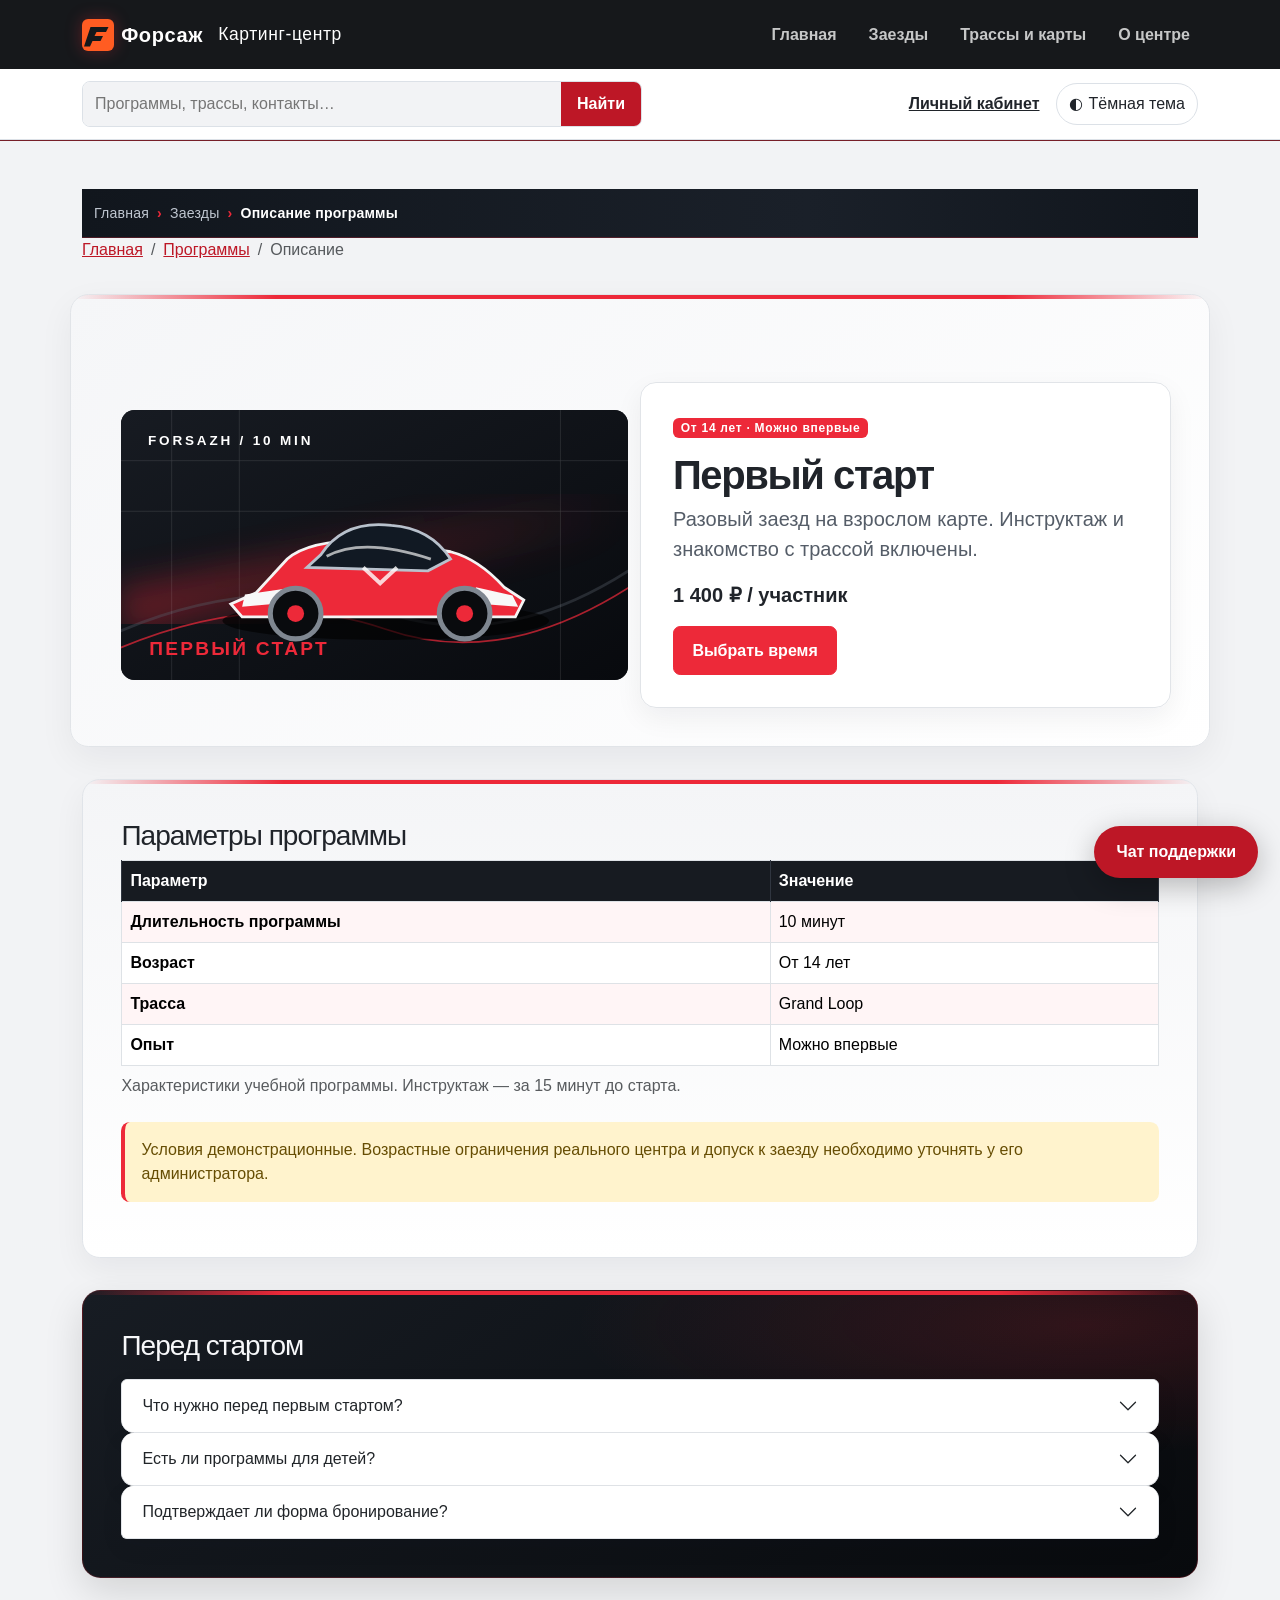
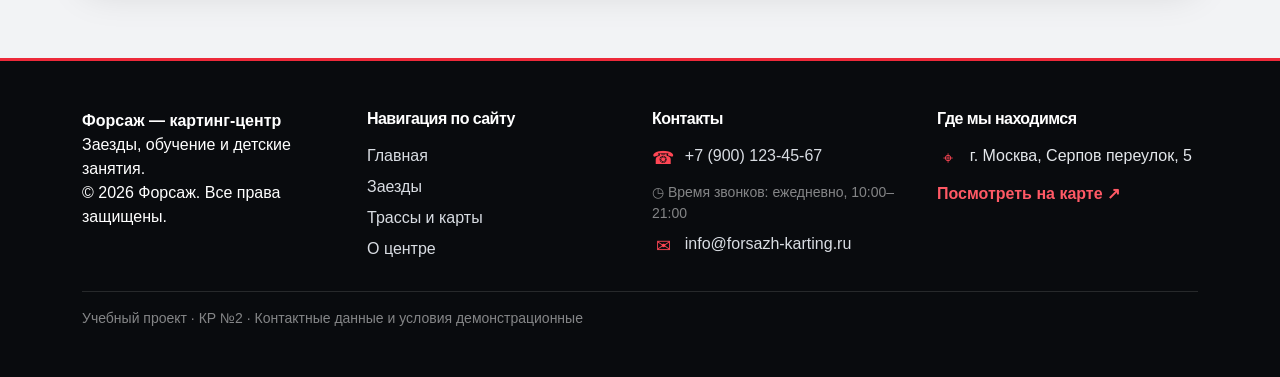
<file: product.html>
<!doctype html>
<html lang="ru">
  <head>
    <meta charset="utf-8">
    <meta name="viewport" content="width=device-width, initial-scale=1">
    <meta name="description" content="Форсаж — учебный сайт картинг-центра: заезды, обучение, трассы и демонстрационное бронирование.">
    <title>
      Описание программы — Форсаж
    </title>
    <link rel="icon" href="images/mark.svg" type="image/svg+xml">
    <link rel="stylesheet" href="vendor/bootstrap/css/bootstrap.min.css">
    <link rel="stylesheet" href="css/custom.css">
    <link rel="stylesheet" href="css/racing-redesign.css">
  <link rel="stylesheet" href="css/features.css">
    <script src="js/theme.js"></script>
  </head>
  <body>
    <a class="visually-hidden-focusable skip-link" href="#main">
      Перейти к содержимому
    </a>
    <header class="bg-dark sticky-top">
      <nav class="navbar navbar-expand-lg navbar-dark py-3" aria-label="Основная навигация">
        <div class="container">
          <a class="navbar-brand" href="index.html">
            <img src="images/mark.svg" width="32" height="32" alt="">
            Форсаж
            <span class="small fw-normal ms-2 d-none d-xl-inline">
              Картинг-центр
            </span>
          </a>
          <button class="navbar-toggler" type="button" data-bs-toggle="collapse" data-bs-target="#mainNav" aria-controls="mainNav" aria-expanded="false" aria-label="Открыть меню">
            <span class="navbar-toggler-icon">
            </span>
          </button>
          <div class="collapse navbar-collapse" id="mainNav">
            <ul class="navbar-nav ms-auto gap-lg-3">
              <li class="nav-item">
                <a class="nav-link " href="index.html">
                  Главная
                </a>
              </li>
              <li class="nav-item">
                <a class="nav-link active" href="catalog.html">
                  Заезды
                </a>
              </li>
              <li class="nav-item">
                <a class="nav-link " href="tracks.html">
                  Трассы и карты
                </a>
              </li>
              <li class="nav-item">
                <a class="nav-link " href="contacts.html">
                  О центре
                </a>
              </li>
            </ul>
          </div>
        </div>
      </nav>
    <div class="utility-bar"><div class="container utility-inner">
      <form action="search.html" class="site-search" role="search"><label class="visually-hidden" for="siteQuery">Поиск по сайту</label><input id="siteQuery" name="q" type="search" placeholder="Программы, трассы, контакты…" maxlength="100" required><button type="submit">Найти</button></form>
      <a class="account-link" href="account.html">Личный кабинет</a>
      <button id="themeToggle" type="button" aria-label="Включить тёмную тему" aria-pressed="false"><span class="theme-icon" aria-hidden="true">◐</span><span id="themeLabel">Тёмная тема</span></button>
    </div></div></header>
    <main id="main" class="container my-5">
      <nav class="site-breadcrumbs" aria-label="Хлебные крошки"><div class="container"><ol class="breadcrumb mb-0"><li class="breadcrumb-item"><a href="index.html">Главная</a></li><li class="breadcrumb-item"><a href="catalog.html">Заезды</a></li><li class="breadcrumb-item active" aria-current="page">Описание программы</li></ol></div></nav>
      <nav aria-label="Хлебные крошки">
        <ol class="breadcrumb">
          <li class="breadcrumb-item">
            <a href="index.html">
              Главная
            </a>
          </li>
          <li class="breadcrumb-item">
            <a href="catalog.html">
              Программы
            </a>
          </li>
          <li class="breadcrumb-item active" aria-current="page">
            Описание
          </li>
        </ol>
      </nav>
      <div class="row gx-4 gy-5 align-items-center">
        <div class="col-12 col-lg-6">
          <img id="programImage" src="images/sprint-kart.svg" class="img-fluid rounded product-program-image" width="900" height="480" alt="Картинг-программа">
        </div>
        <section class="col-12 col-lg-6">
          <span id="programBadge" class="badge text-bg-dark mb-3">
            14+ · Первый раз
          </span>
          <h1 id="programTitle">
            Первый старт
          </h1>
          <p id="programDescription" class="lead">
            Разовый заезд на взрослом карте. Инструктаж и знакомство с трассой включены.
          </p>
          <p id="programPrice" class="fs-5 fw-bold">
            1 400 ₽ / участник
          </p>
          <button id="programOrder" class="btn btn-dark" type="button" data-bs-toggle="modal" data-bs-target="#bookingModal" data-program="sprint">Выбрать время</button>
        </section>
      </div>
      <section class="my-5">
        <h2 class="h3">
          Параметры программы
        </h2>
        <div class="table-responsive">
          <table class="table table-striped table-bordered align-middle">
            <caption>
              Характеристики учебной программы. Инструктаж — за 15 минут до старта.
            </caption>
            <thead>
              <tr>
                <th scope="col">
                  Параметр
                </th>
                <th scope="col">
                  Значение
                </th>
              </tr>
            </thead>
            <tbody>
              <tr>
                <th scope="row">
                  Длительность программы
                </th>
                <td id="programDuration">
                  10 минут
                </td>
              </tr>
              <tr>
                <th scope="row">
                  Возраст
                </th>
                <td id="programAge">
                  От 14 лет
                </td>
              </tr>
              <tr>
                <th scope="row">
                  Трасса
                </th>
                <td id="programTrack">
                  Grand Loop
                </td>
              </tr>
              <tr>
                <th scope="row">
                  Опыт
                </th>
                <td id="programLevel">
                  Можно впервые
                </td>
              </tr>
            </tbody>
          </table>
        </div>
        <div class="alert alert-warning" role="alert">
          Условия демонстрационные. Возрастные ограничения реального центра и допуск к заезду необходимо уточнять у его администратора.
        </div>
      </section>
      <section>
        <h2 class="h3 mb-3">
          Перед стартом
        </h2>
        <div class="accordion" id="faqAccordion">
          <div class="accordion-item">
            <h3 class="accordion-header">
              <button class="accordion-button collapsed" type="button" data-bs-toggle="collapse" data-bs-target="#faq1" aria-controls="faq1" aria-expanded="false">
                Что нужно перед первым стартом?
              </button>
            </h3>
            <div class="accordion-collapse collapse" id="faq1" data-bs-parent="#faqAccordion">
              <div class="accordion-body">
                Закрытая удобная обувь, одежда без свободно свисающих элементов и готовность внимательно пройти инструктаж. Это описание учебного центра.
              </div>
            </div>
          </div>
          <div class="accordion-item">
            <h3 class="accordion-header">
              <button class="accordion-button collapsed" type="button" data-bs-toggle="collapse" data-bs-target="#faq2" aria-controls="faq2" aria-expanded="false">
                Есть ли программы для детей?
              </button>
            </h3>
            <div class="accordion-collapse collapse" id="faq2" data-bs-parent="#faqAccordion">
              <div class="accordion-body">
                Да, вводное занятие детской секции предназначено для 8–13 лет. Для остальных программ в этом каталоге установлен возраст 14+.
              </div>
            </div>
          </div>
          <div class="accordion-item">
            <h3 class="accordion-header">
              <button class="accordion-button collapsed" type="button" data-bs-toggle="collapse" data-bs-target="#faq3" aria-controls="faq3" aria-expanded="false">
                Подтверждает ли форма бронирование?
              </button>
            </h3>
            <div class="accordion-collapse collapse" id="faq3" data-bs-parent="#faqAccordion">
              <div class="accordion-body">
                Нет. Форма проверяет данные и показывает учебную заявку. Для настоящего бронирования нужны сервер, актуальное расписание и подтверждение центра.
              </div>
            </div>
          </div>
        </div>
      </section>
    </main>

    
    <div class="modal fade booking-modal" id="bookingModal" tabindex="-1" aria-labelledby="bookingModalTitle" aria-hidden="true">
      <div class="modal-dialog modal-dialog-centered modal-dialog-scrollable modal-xl">
        <div class="modal-content">
          <div class="modal-header booking-modal-header">
            <div><span class="booking-modal-kicker">ФОРСАЖ / БРОНИРОВАНИЕ</span><h2 class="modal-title fs-4 mt-1" id="bookingModalTitle">Запланируй свой заезд</h2><p class="mb-0 small text-white-50">Выбери программу, дату и время — всё прямо здесь</p></div>
            <button class="btn-close btn-close-white" type="button" data-bs-dismiss="modal" aria-label="Закрыть"></button>
          </div>
          <div class="modal-body p-3 p-md-4">
            <div class="alert alert-info small" role="status">Учебная форма: заявка никуда не отправляется, реальное место не бронируется. Данные можно вводить вымышленные.</div>
            <div class="booking-modal-form-wrap">
              <form id="bookingForm" novalidate>
                <div class="row g-3">
                  <div class="col-12 col-md-6">
                    <label class="form-label" for="name">
                      Имя контактного лица *
                    </label>
                    <input class="form-control" id="name" name="name" autocomplete="name" maxlength="80" required>
                    <div class="invalid-feedback">
                      Введите имя, не состоящее из пробелов.
                    </div>
                  </div>
                  <div class="col-12 col-md-6">
                    <label class="form-label" for="email">
                      E-mail *
                    </label>
                    <input class="form-control" id="email" name="email" type="email" autocomplete="email" required>
                    <div class="invalid-feedback">
                      Введите корректный e-mail.
                    </div>
                  </div>
                  <div class="col-12 col-md-6">
                    <label class="form-label" for="phone">
                      Телефон *
                    </label>
                    <div class="input-group has-validation">
                      <span class="input-group-text">
                        +7
                      </span>
                      <input id="phone" name="phone" class="form-control" type="tel" inputmode="tel" autocomplete="tel-national" required pattern="[0-9 ()-]{10,18}" placeholder="900 000-00-00" aria-describedby="phoneHelp">
                      <div class="invalid-feedback">
                        Введите 10 цифр без +7.
                      </div>
                    </div>
                    <div id="phoneHelp" class="form-text">
                      10 цифр; пробелы, скобки и дефисы допустимы.
                    </div>
                  </div>
                  <div class="col-12 col-md-6">
                    <label class="form-label" for="program">
                      Программа *
                    </label>
                    <select id="program" name="program" class="form-select" required><option value="endurance">Марафон — 3900 ₽</option><option value="duo">Заезд с другом — 1800 ₽</option>
                      <option value="">
                        Выберите программу
                      </option>
                      <option value="sprint">
                        Первый старт — 1400 ₽
                      </option>
                      <option value="training">
                        Тренировка с инструктором — 3200 ₽
                      </option>
                      <option value="kids">
                        Детская секция — 2200 ₽
                      </option>
                      <option value="race">
                        Гоночный заезд — 2400 ₽
                      </option>
                    </select>
                    <div class="invalid-feedback">
                      Выберите программу.
                    </div>
                  </div>
                  <div class="col-12 col-md-6">
                    <label class="form-label" for="age">
                      Минимальный возраст участников *
                    </label>
                    <input class="form-control" id="age" name="age" type="number" min="8" max="99" step="1" required>
                    <div class="invalid-feedback">
                      Для секции: 8–13 лет; для остальных программ: 14–99 лет.
                    </div>
                  </div>
                  <div class="col-12 col-md-6">
                    <label class="form-label" for="experience">
                      Опыт участников *
                    </label>
                    <select id="experience" name="experience" class="form-select" required>
                      <option value="">
                        Выберите опыт
                      </option>
                      <option value="beginner">
                        Есть начинающие
                      </option>
                      <option value="experienced">
                        У всех есть опыт
                      </option>
                    </select>
                    <div class="invalid-feedback">
                      Для гоночного заезда опыт нужен всем участникам.
                    </div>
                  </div>
                  <div class="col-12 col-md-6">
                    <label class="form-label" for="people">
                      Число участников *
                    </label>
                    <select id="people" name="people" class="form-select" required>
                      <option value="1">
                        1 участник
                      </option>
                      <option value="2">
                        2 участника
                      </option>
                      <option value="3">
                        3 участника
                      </option>
                      <option value="4">
                        4 участника
                      </option>
                    </select>
                    <div class="invalid-feedback">
                      Выберите от 1 до 4 участников.
                    </div>
                  </div>
                  <div class="col-12 col-md-6">
                    <label class="form-label" for="date">
                      Дата *
                    </label>
                    <input class="form-control" id="date" name="date" type="date" required>
                    <div class="invalid-feedback">
                      Выберите дату от завтра до 60 дней вперёд.
                    </div>
                  </div>
                  <div class="col-12 col-md-6">
                    <label class="form-label" for="time">
                      Начало программы *
                    </label>
                    <select id="time" name="time" class="form-select" required>
                      <option value="">
                        Сначала выберите программу и дату
                      </option>
                    </select>
                    <div class="invalid-feedback">
                      Выберите доступное учебное время.
                    </div>
                  </div>
                  <div class="col-12">
                    <label class="form-label" for="comment">
                      Комментарий
                    </label>
                    <textarea id="comment" name="comment" class="form-control" rows="3" maxlength="500" placeholder="Например: все участники впервые"></textarea>
                  </div>
                  <div class="col-12">
                    <div class="form-check">
                      <input id="agree" name="agree" class="form-check-input" type="checkbox" required>
                      <label class="form-check-label" for="agree">
                        Подтверждаю соответствие участников программе и согласие на обработку данных учебной формы *
                      </label>
                      <div class="invalid-feedback">
                        Подтвердите согласие.
                      </div>
                    </div>
                  </div>
                  <div class="col-12">
                    <p class="fw-bold mb-0" id="estimate" aria-live="polite">
                      Выберите программу для расчёта стоимости.
                    </p>
                  </div>
                  <div class="col-12 d-flex flex-wrap gap-2">
                    <button class="btn btn-dark" id="submitBooking" type="submit" disabled>
                      Проверить заявку
                    </button>
                    <button class="btn btn-outline-dark" type="reset">
                      Очистить
                    </button>
                  </div>
                </div>
              </form>
              <section class="alert alert-success mt-4 d-none" id="bookingResult" aria-live="polite" tabindex="-1">
                <h3 class="h5">
                  Учебная заявка проверена
                </h3>
                <p id="bookingSummary">
                </p>
                <p class="mb-0">
                  Ничего не отправлено. Реальное бронирование требует подтверждения центра.
                </p>
              </section>
            </div>
          </div>
        </div>
      </div>
    </div>

    <footer class="site-footer bg-dark text-white py-5">
  <div class="container">
    <div class="row gy-4">
      <div class="col-12 col-md-6 col-lg-3">
        <a href="index.html" class="text-decoration-none text-white fw-bold">Форсаж — картинг-центр</a>
        <p>
          Заезды, обучение и детские занятия.
          <br>
          <span class="copyright">© 2026 Форсаж. Все права защищены.</span>
        </p>
      </div>
      <div class="col-12 col-md-6 col-lg-3">
        <h2 class="h5">Навигация по сайту</h2>
        <ul class="footer-nav list-unstyled mb-0">
          <li><a href="index.html">Главная</a></li>
          <li><a href="catalog.html">Заезды</a></li>
          <li><a href="tracks.html">Трассы и карты</a></li>
          <li><a href="contacts.html">О центре</a></li>
        </ul>
      </div>
      <div class="col-12 col-md-6 col-lg-3">
        <h2 class="h5">Контакты</h2>
        <p class="footer-contact-line"><span aria-hidden="true">☎</span> <a href="tel:+79001234567">+7 (900) 123-45-67</a></p>
        <p class="small text-white-50 mb-2"><span class="footer-clock-icon" aria-hidden="true">◷</span> Время звонков: ежедневно, 10:00–21:00</p>
        <p class="footer-contact-line mb-0"><span aria-hidden="true">✉</span> <a href="mailto:info@forsazh-karting.ru">info@forsazh-karting.ru</a></p>
      </div>
      <div class="col-12 col-md-6 col-lg-3">
        <h2 class="h5">Где мы находимся</h2>
        <p class="footer-contact-line"><span aria-hidden="true">⌖</span> <span>г. Москва, Серпов переулок, 5</span></p>
        <a class="footer-map-link" href="location.html">Посмотреть на карте <span aria-hidden="true">↗</span></a>
      </div>
    </div>
    <div class="footer-bottom mt-4 pt-3 small text-white-50">Учебный проект · КР №2 · Контактные данные и условия демонстрационные</div>
  </div>
</footer>

    <script src="vendor/bootstrap/js/bootstrap.bundle.min.js">
    </script>
    <script src="js/app.js">
    </script>
    <script src="js/racing-effects.js"></script>
  <script src="js/features.js"></script>
  </body>
</html>
</file>
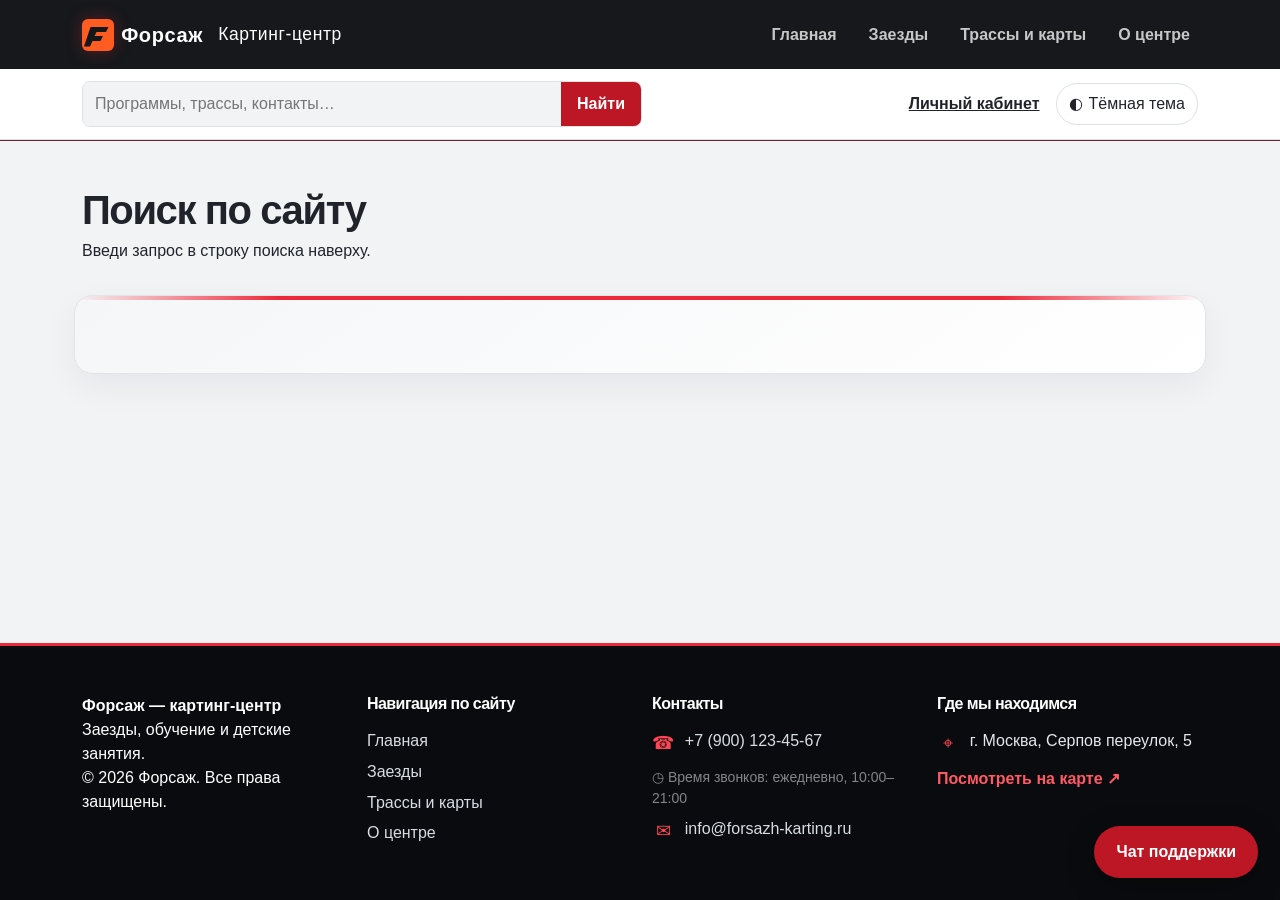
<file: search.html>
<!doctype html>
<html lang="ru">
  <head>
    <meta charset="utf-8">
    <meta name="viewport" content="width=device-width, initial-scale=1">
    <meta name="description" content="Форсаж — учебный сайт картинг-центра: заезды, обучение, трассы и демонстрационное бронирование.">
    <title>Поиск по сайту — Форсаж</title>
    <link rel="icon" href="images/mark.svg" type="image/svg+xml">
    <link rel="stylesheet" href="vendor/bootstrap/css/bootstrap.min.css">
    <link rel="stylesheet" href="css/custom.css">
    <link rel="stylesheet" href="css/racing-redesign.css">
  <link rel="stylesheet" href="css/features.css">
    <script src="js/theme.js"></script>
  </head>
  <body>
    <a class="visually-hidden-focusable skip-link" href="#main">
      Перейти к содержимому
    </a>
    <header class="bg-dark sticky-top">
      <nav class="navbar navbar-expand-lg navbar-dark py-3" aria-label="Основная навигация">
        <div class="container">
          <a class="navbar-brand" href="index.html">
            <img src="images/mark.svg" width="32" height="32" alt="">
            Форсаж
            <span class="small fw-normal ms-2 d-none d-xl-inline">
              Картинг-центр
            </span>
          </a>
          <button class="navbar-toggler" type="button" data-bs-toggle="collapse" data-bs-target="#mainNav" aria-controls="mainNav" aria-expanded="false" aria-label="Открыть меню">
            <span class="navbar-toggler-icon">
            </span>
          </button>
          <div class="collapse navbar-collapse" id="mainNav">
            <ul class="navbar-nav ms-auto gap-lg-3">
              <li class="nav-item">
                <a class="nav-link " href="index.html">
                  Главная
                </a>
              </li>
              <li class="nav-item">
                <a class="nav-link " href="catalog.html">
                  Заезды
                </a>
              </li>
              <li class="nav-item">
                <a class="nav-link " href="tracks.html">
                  Трассы и карты
                </a>
              </li>
              <li class="nav-item">
                <a class="nav-link active" aria-current="page" href="contacts.html">
                  О центре
                </a>
              </li>
            </ul>
          </div>
        </div>
      </nav>
    <div class="utility-bar"><div class="container utility-inner">
      <form action="search.html" class="site-search" role="search"><label class="visually-hidden" for="siteQuery">Поиск по сайту</label><input id="siteQuery" name="q" type="search" placeholder="Программы, трассы, контакты…" maxlength="100" required><button type="submit">Найти</button></form>
      <a class="account-link" href="account.html">Личный кабинет</a>
      <button id="themeToggle" type="button" aria-label="Включить тёмную тему" aria-pressed="false"><span class="theme-icon" aria-hidden="true">◐</span><span id="themeLabel">Тёмная тема</span></button>
    </div></div></header>
    <main id="main" class="container my-5"><h1>Поиск по сайту</h1><p id="searchSummary" role="status"></p><div id="searchResults" class="row g-3"></div></main>

    
    <div class="modal fade booking-modal" id="bookingModal" tabindex="-1" aria-labelledby="bookingModalTitle" aria-hidden="true">
      <div class="modal-dialog modal-dialog-centered modal-dialog-scrollable modal-xl">
        <div class="modal-content">
          <div class="modal-header booking-modal-header">
            <div><span class="booking-modal-kicker">ФОРСАЖ / БРОНИРОВАНИЕ</span><h2 class="modal-title fs-4 mt-1" id="bookingModalTitle">Запланируй свой заезд</h2><p class="mb-0 small text-white-50">Выбери программу, дату и время — всё прямо здесь</p></div>
            <button class="btn-close btn-close-white" type="button" data-bs-dismiss="modal" aria-label="Закрыть"></button>
          </div>
          <div class="modal-body p-3 p-md-4">
            <div class="alert alert-info small" role="status">Учебная форма: заявка никуда не отправляется, реальное место не бронируется. Данные можно вводить вымышленные.</div>
            <div class="booking-modal-form-wrap">
              <form id="bookingForm" novalidate>
                <div class="row g-3">
                  <div class="col-12 col-md-6">
                    <label class="form-label" for="name">
                      Имя контактного лица *
                    </label>
                    <input class="form-control" id="name" name="name" autocomplete="name" maxlength="80" required>
                    <div class="invalid-feedback">
                      Введите имя, не состоящее из пробелов.
                    </div>
                  </div>
                  <div class="col-12 col-md-6">
                    <label class="form-label" for="email">
                      E-mail *
                    </label>
                    <input class="form-control" id="email" name="email" type="email" autocomplete="email" required>
                    <div class="invalid-feedback">
                      Введите корректный e-mail.
                    </div>
                  </div>
                  <div class="col-12 col-md-6">
                    <label class="form-label" for="phone">
                      Телефон *
                    </label>
                    <div class="input-group has-validation">
                      <span class="input-group-text">
                        +7
                      </span>
                      <input id="phone" name="phone" class="form-control" type="tel" inputmode="tel" autocomplete="tel-national" required pattern="[0-9 ()-]{10,18}" placeholder="900 000-00-00" aria-describedby="phoneHelp">
                      <div class="invalid-feedback">
                        Введите 10 цифр без +7.
                      </div>
                    </div>
                    <div id="phoneHelp" class="form-text">
                      10 цифр; пробелы, скобки и дефисы допустимы.
                    </div>
                  </div>
                  <div class="col-12 col-md-6">
                    <label class="form-label" for="program">
                      Программа *
                    </label>
                    <select id="program" name="program" class="form-select" required><option value="endurance">Марафон — 3900 ₽</option><option value="duo">Заезд с другом — 1800 ₽</option>
                      <option value="">
                        Выберите программу
                      </option>
                      <option value="sprint">
                        Первый старт — 1400 ₽
                      </option>
                      <option value="training">
                        Тренировка с инструктором — 3200 ₽
                      </option>
                      <option value="kids">
                        Детская секция — 2200 ₽
                      </option>
                      <option value="race">
                        Гоночный заезд — 2400 ₽
                      </option>
                    </select>
                    <div class="invalid-feedback">
                      Выберите программу.
                    </div>
                  </div>
                  <div class="col-12 col-md-6">
                    <label class="form-label" for="age">
                      Минимальный возраст участников *
                    </label>
                    <input class="form-control" id="age" name="age" type="number" min="8" max="99" step="1" required>
                    <div class="invalid-feedback">
                      Для секции: 8–13 лет; для остальных программ: 14–99 лет.
                    </div>
                  </div>
                  <div class="col-12 col-md-6">
                    <label class="form-label" for="experience">
                      Опыт участников *
                    </label>
                    <select id="experience" name="experience" class="form-select" required>
                      <option value="">
                        Выберите опыт
                      </option>
                      <option value="beginner">
                        Есть начинающие
                      </option>
                      <option value="experienced">
                        У всех есть опыт
                      </option>
                    </select>
                    <div class="invalid-feedback">
                      Для гоночного заезда опыт нужен всем участникам.
                    </div>
                  </div>
                  <div class="col-12 col-md-6">
                    <label class="form-label" for="people">
                      Число участников *
                    </label>
                    <select id="people" name="people" class="form-select" required>
                      <option value="1">
                        1 участник
                      </option>
                      <option value="2">
                        2 участника
                      </option>
                      <option value="3">
                        3 участника
                      </option>
                      <option value="4">
                        4 участника
                      </option>
                    </select>
                    <div class="invalid-feedback">
                      Выберите от 1 до 4 участников.
                    </div>
                  </div>
                  <div class="col-12 col-md-6">
                    <label class="form-label" for="date">
                      Дата *
                    </label>
                    <input class="form-control" id="date" name="date" type="date" required>
                    <div class="invalid-feedback">
                      Выберите дату от завтра до 60 дней вперёд.
                    </div>
                  </div>
                  <div class="col-12 col-md-6">
                    <label class="form-label" for="time">
                      Начало программы *
                    </label>
                    <select id="time" name="time" class="form-select" required>
                      <option value="">
                        Сначала выберите программу и дату
                      </option>
                    </select>
                    <div class="invalid-feedback">
                      Выберите доступное учебное время.
                    </div>
                  </div>
                  <div class="col-12">
                    <label class="form-label" for="comment">
                      Комментарий
                    </label>
                    <textarea id="comment" name="comment" class="form-control" rows="3" maxlength="500" placeholder="Например: все участники впервые"></textarea>
                  </div>
                  <div class="col-12">
                    <div class="form-check">
                      <input id="agree" name="agree" class="form-check-input" type="checkbox" required>
                      <label class="form-check-label" for="agree">
                        Подтверждаю соответствие участников программе и согласие на обработку данных учебной формы *
                      </label>
                      <div class="invalid-feedback">
                        Подтвердите согласие.
                      </div>
                    </div>
                  </div>
                  <div class="col-12">
                    <p class="fw-bold mb-0" id="estimate" aria-live="polite">
                      Выберите программу для расчёта стоимости.
                    </p>
                  </div>
                  <div class="col-12 d-flex flex-wrap gap-2">
                    <button class="btn btn-dark" id="submitBooking" type="submit" disabled>
                      Проверить заявку
                    </button>
                    <button class="btn btn-outline-dark" type="reset">
                      Очистить
                    </button>
                  </div>
                </div>
              </form>
              <section class="alert alert-success mt-4 d-none" id="bookingResult" aria-live="polite" tabindex="-1">
                <h3 class="h5">
                  Учебная заявка проверена
                </h3>
                <p id="bookingSummary">
                </p>
                <p class="mb-0">
                  Ничего не отправлено. Реальное бронирование требует подтверждения центра.
                </p>
              </section>
            </div>
          </div>
        </div>
      </div>
    </div>

    <footer class="site-footer bg-dark text-white py-5">
  <div class="container">
    <div class="row gy-4">
      <div class="col-12 col-md-6 col-lg-3">
        <a href="index.html" class="text-decoration-none text-white fw-bold">Форсаж — картинг-центр</a>
        <p>
          Заезды, обучение и детские занятия.
          <br>
          <span class="copyright">© 2026 Форсаж. Все права защищены.</span>
        </p>
      </div>
      <div class="col-12 col-md-6 col-lg-3">
        <h2 class="h5">Навигация по сайту</h2>
        <ul class="footer-nav list-unstyled mb-0">
          <li><a href="index.html">Главная</a></li>
          <li><a href="catalog.html">Заезды</a></li>
          <li><a href="tracks.html">Трассы и карты</a></li>
          <li><a href="contacts.html">О центре</a></li>
        </ul>
      </div>
      <div class="col-12 col-md-6 col-lg-3">
        <h2 class="h5">Контакты</h2>
        <p class="footer-contact-line"><span aria-hidden="true">☎</span> <a href="tel:+79001234567">+7 (900) 123-45-67</a></p>
        <p class="small text-white-50 mb-2"><span class="footer-clock-icon" aria-hidden="true">◷</span> Время звонков: ежедневно, 10:00–21:00</p>
        <p class="footer-contact-line mb-0"><span aria-hidden="true">✉</span> <a href="mailto:info@forsazh-karting.ru">info@forsazh-karting.ru</a></p>
      </div>
      <div class="col-12 col-md-6 col-lg-3">
        <h2 class="h5">Где мы находимся</h2>
        <p class="footer-contact-line"><span aria-hidden="true">⌖</span> <span>г. Москва, Серпов переулок, 5</span></p>
        <a class="footer-map-link" href="location.html">Посмотреть на карте <span aria-hidden="true">↗</span></a>
      </div>
    </div>
  </div>
</footer>

    <script src="vendor/bootstrap/js/bootstrap.bundle.min.js">
    </script>
    <script src="js/app.js">
    </script>
    <script src="js/racing-effects.js"></script>
  <script src="js/features.js"></script>
  </body>
</html>
</file>
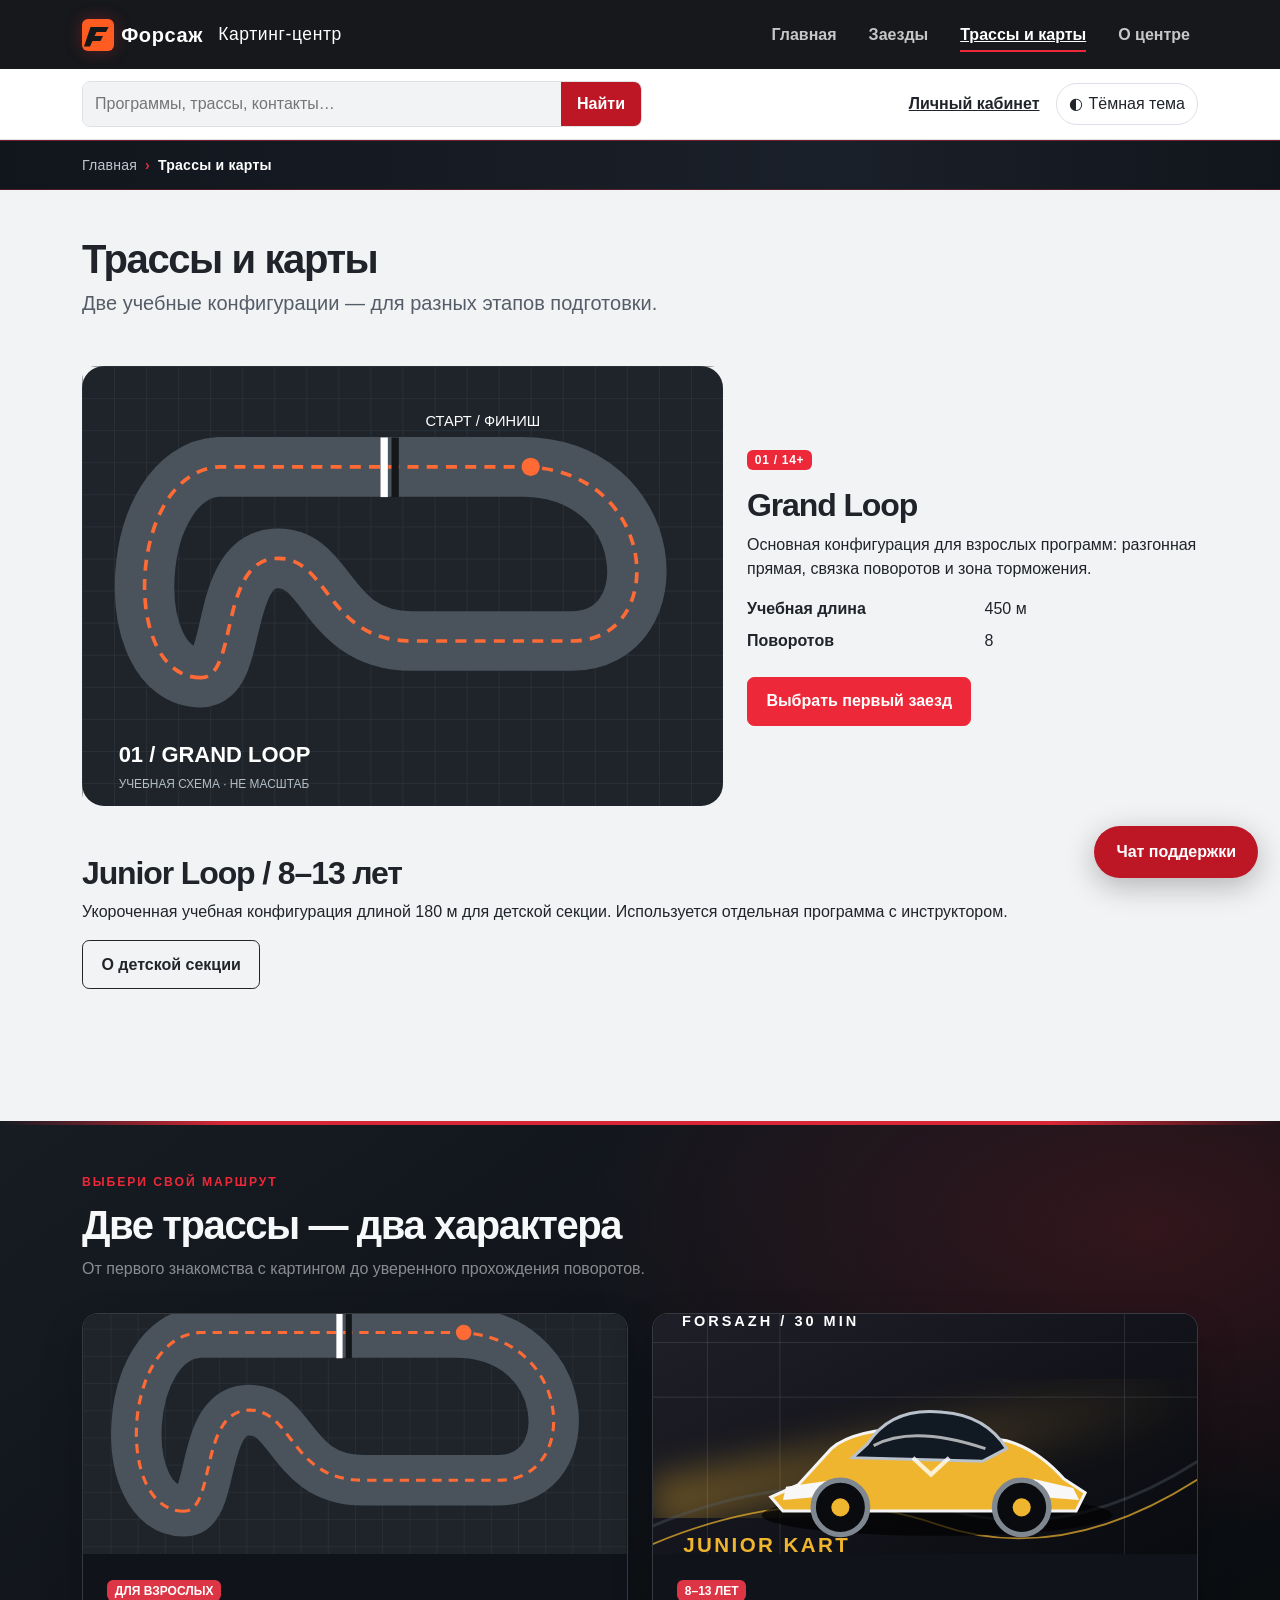
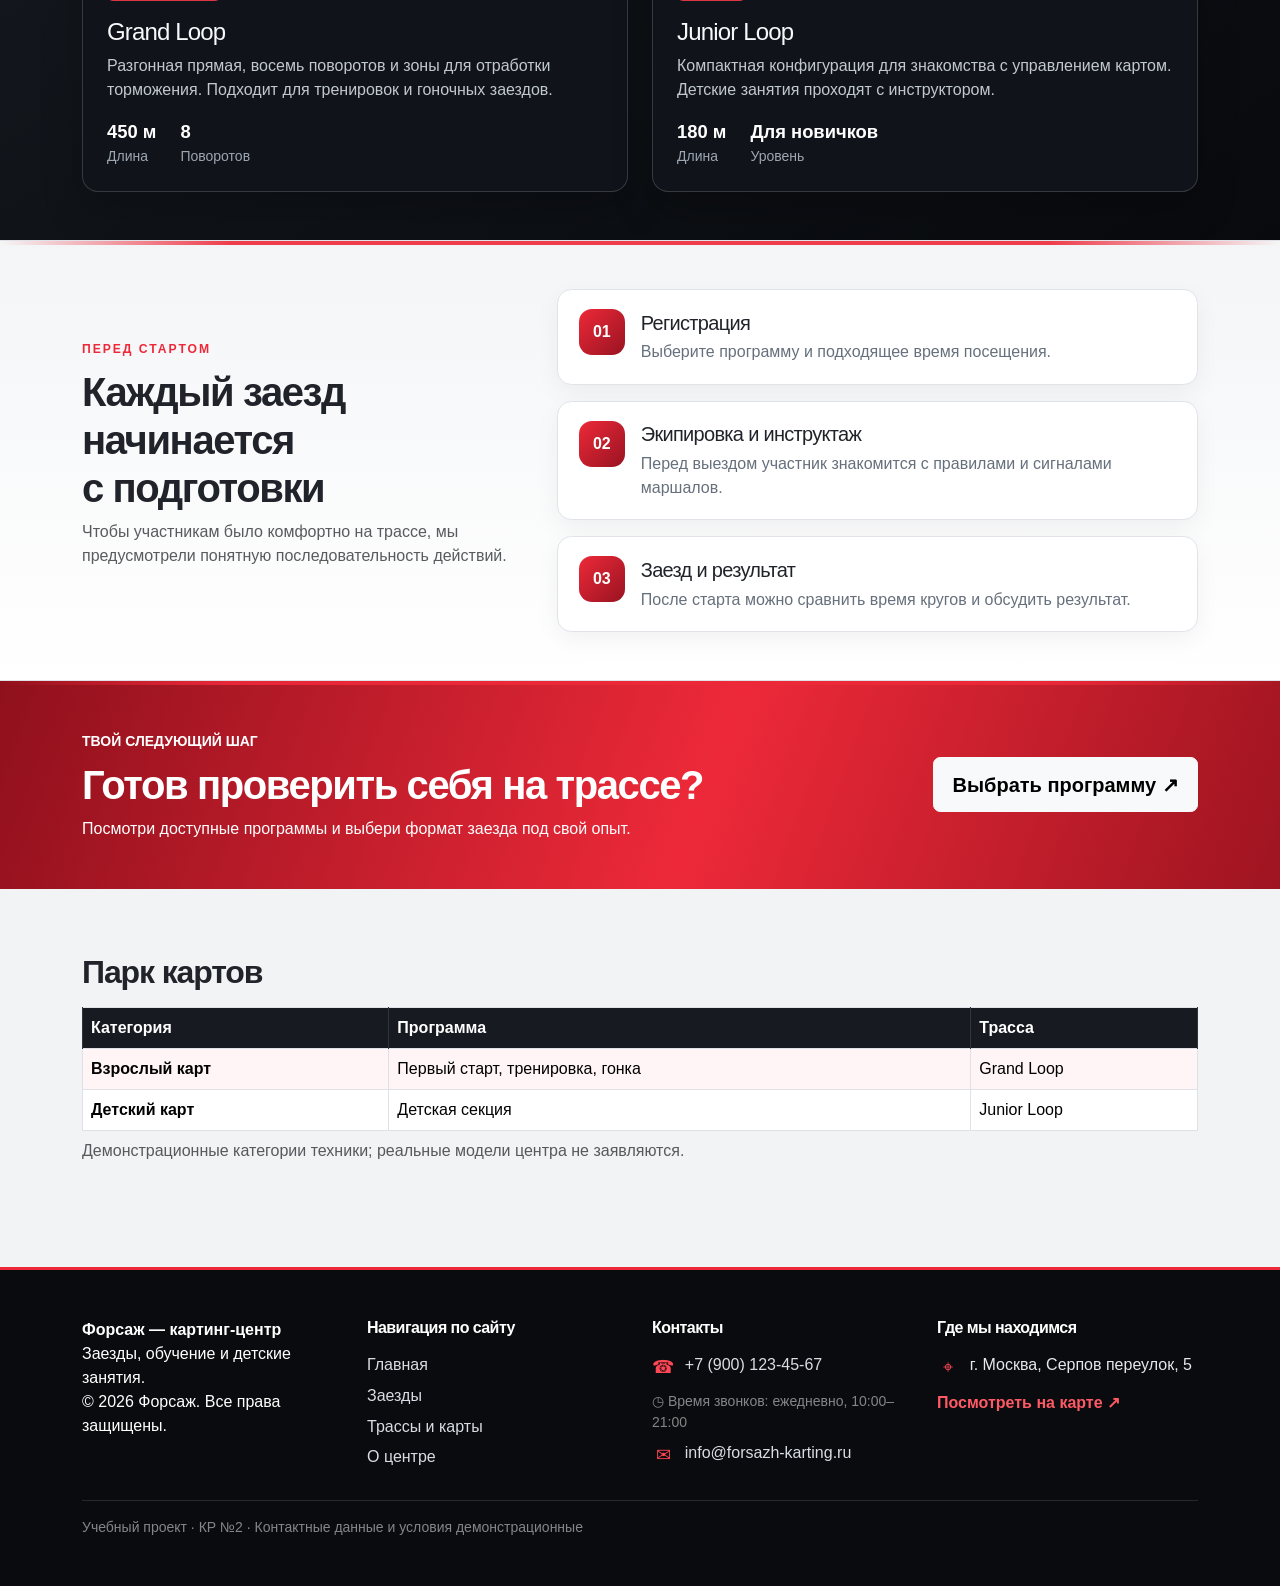
<file: tracks.html>
<!doctype html>
<html lang="ru">
  <head>
    <meta charset="utf-8">
    <meta name="viewport" content="width=device-width, initial-scale=1">
    <meta name="description" content="Форсаж — учебный сайт картинг-центра: заезды, обучение, трассы и демонстрационное бронирование.">
    <title>
      Трассы и карты — Форсаж
    </title>
    <link rel="icon" href="images/mark.svg" type="image/svg+xml">
    <link rel="stylesheet" href="vendor/bootstrap/css/bootstrap.min.css">
    <link rel="stylesheet" href="css/custom.css">
    <link rel="stylesheet" href="css/racing-redesign.css">
  <link rel="stylesheet" href="css/features.css">
    <script src="js/theme.js"></script>
  </head>
  <body>
    <a class="visually-hidden-focusable skip-link" href="#main">
      Перейти к содержимому
    </a>
    <header class="bg-dark sticky-top">
      <nav class="navbar navbar-expand-lg navbar-dark py-3" aria-label="Основная навигация">
        <div class="container">
          <a class="navbar-brand" href="index.html">
            <img src="images/mark.svg" width="32" height="32" alt="">
            Форсаж
            <span class="small fw-normal ms-2 d-none d-xl-inline">
              Картинг-центр
            </span>
          </a>
          <button class="navbar-toggler" type="button" data-bs-toggle="collapse" data-bs-target="#mainNav" aria-controls="mainNav" aria-expanded="false" aria-label="Открыть меню">
            <span class="navbar-toggler-icon">
            </span>
          </button>
          <div class="collapse navbar-collapse" id="mainNav">
            <ul class="navbar-nav ms-auto gap-lg-3">
              <li class="nav-item">
                <a class="nav-link " href="index.html">
                  Главная
                </a>
              </li>
              <li class="nav-item">
                <a class="nav-link " href="catalog.html">
                  Заезды
                </a>
              </li>
              <li class="nav-item">
                <a class="nav-link active" aria-current="page" href="tracks.html">
                  Трассы и карты
                </a>
              </li>
              <li class="nav-item">
                <a class="nav-link " href="contacts.html">
                  О центре
                </a>
              </li>
            </ul>
          </div>
        </div>
      </nav>
    <div class="utility-bar"><div class="container utility-inner">
      <form action="search.html" class="site-search" role="search"><label class="visually-hidden" for="siteQuery">Поиск по сайту</label><input id="siteQuery" name="q" type="search" placeholder="Программы, трассы, контакты…" maxlength="100" required><button type="submit">Найти</button></form>
      <a class="account-link" href="account.html">Личный кабинет</a>
      <button id="themeToggle" type="button" aria-label="Включить тёмную тему" aria-pressed="false"><span class="theme-icon" aria-hidden="true">◐</span><span id="themeLabel">Тёмная тема</span></button>
    </div></div></header>
    <main id="main" class="tracks-page">
      <nav class="site-breadcrumbs" aria-label="Хлебные крошки"><div class="container"><ol class="breadcrumb mb-0"><li class="breadcrumb-item"><a href="index.html">Главная</a></li><li class="breadcrumb-item active" aria-current="page">Трассы и карты</li></ol></div></nav>
      <div class="container my-5 tracks-intro">
      <h1>
        Трассы и карты
      </h1>
      <p class="lead">
        Две учебные конфигурации — для разных этапов подготовки.
      </p>
      <div class="row gx-4 gy-4 align-items-center my-4">
        <div class="col-12 col-lg-7">
          <img src="images/track.svg" class="img-fluid" width="700" height="480" alt="Учебная схема Grand Loop с обозначением старта и поворотов">
        </div>
        <section class="col-12 col-lg-5">
          <span class="badge text-bg-dark mb-3">
            01 / 14+
          </span>
          <h2>
            Grand Loop
          </h2>
          <p>
            Основная конфигурация для взрослых программ: разгонная прямая, связка поворотов и зона торможения.
          </p>
          <dl class="row">
            <dt class="col-6">
              Учебная длина
            </dt>
            <dd class="col-6">
              450 м
            </dd>
            <dt class="col-6">
              Поворотов
            </dt>
            <dd class="col-6">
              8
            </dd>
          </dl>
          <a class="btn btn-dark" href="product.html?program=sprint">
            Выбрать первый заезд
          </a>
        </section>
      </div>
      <section class="my-5">
        <h2>
          Junior Loop / 8–13 лет
        </h2>
        <p>
          Укороченная учебная конфигурация длиной 180 м для детской секции. Используется отдельная программа с инструктором.
        </p>
        <a class="btn btn-outline-dark" href="product.html?program=kids">
          О детской секции
        </a>
      </section>
      </div>

      <section class="tracks-screen tracks-screen-dark">
        <div class="container py-5">
          <div class="tracks-section-heading"><span class="location-kicker">ВЫБЕРИ СВОЙ МАРШРУТ</span><h2 class="display-6 fw-bold mt-2">Две трассы — два характера</h2><p class="text-white-50 mb-0">От первого знакомства с картингом до уверенного прохождения поворотов.</p></div>
          <div class="row g-4 mt-2">
            <div class="col-12 col-md-6"><article class="track-feature-card h-100"><img src="images/track.svg" alt="Схема трассы Grand Loop"><div class="p-4"><span class="badge text-bg-danger">ДЛЯ ВЗРОСЛЫХ</span><h3 class="h4 mt-3">Grand Loop</h3><p>Разгонная прямая, восемь поворотов и зоны для отработки торможения. Подходит для тренировок и гоночных заездов.</p><div class="d-flex gap-4"><span><strong>450 м</strong><small>Длина</small></span><span><strong>8</strong><small>Поворотов</small></span></div></div></article></div>
            <div class="col-12 col-md-6"><article class="track-feature-card h-100"><img src="images/kids-kart.svg" alt="Иллюстрация детского карта"><div class="p-4"><span class="badge text-bg-danger">8–13 ЛЕТ</span><h3 class="h4 mt-3">Junior Loop</h3><p>Компактная конфигурация для знакомства с управлением картом. Детские занятия проходят с инструктором.</p><div class="d-flex gap-4"><span><strong>180 м</strong><small>Длина</small></span><span><strong>Для новичков</strong><small>Уровень</small></span></div></div></article></div>
          </div>
        </div>
      </section>

      <section class="tracks-screen tracks-screen-light">
        <div class="container py-5">
          <div class="row g-4 align-items-center">
            <div class="col-12 col-lg-5"><span class="location-kicker">ПЕРЕД СТАРТОМ</span><h2 class="display-6 fw-bold mt-2">Каждый заезд начинается с подготовки</h2><p class="text-body-secondary">Чтобы участникам было комфортно на трассе, мы предусмотрели понятную последовательность действий.</p></div>
            <div class="col-12 col-lg-7"><div class="track-steps">
              <article><span>01</span><div><h3 class="h5">Регистрация</h3><p>Выберите программу и подходящее время посещения.</p></div></article>
              <article><span>02</span><div><h3 class="h5">Экипировка и инструктаж</h3><p>Перед выездом участник знакомится с правилами и сигналами маршалов.</p></div></article>
              <article><span>03</span><div><h3 class="h5">Заезд и результат</h3><p>После старта можно сравнить время кругов и обсудить результат.</p></div></article>
            </div></div>
          </div>
        </div>
      </section>

      <section class="tracks-screen tracks-screen-red">
        <div class="container py-5"><div class="row align-items-center g-4"><div class="col-lg-8"><span class="text-uppercase small fw-bold">ТВОЙ СЛЕДУЮЩИЙ ШАГ</span><h2 class="display-6 fw-bold mt-2">Готов проверить себя на трассе?</h2><p class="mb-0">Посмотри доступные программы и выбери формат заезда под свой опыт.</p></div><div class="col-lg-4 text-lg-end"><a href="catalog.html" class="btn btn-light btn-lg fw-bold">Выбрать программу ↗</a></div></div></div>
      </section>

      <section class="container my-5 tracks-kart-park">
        <h2 class="mb-3">
          Парк картов
        </h2>
        <div class="table-responsive">
          <table class="table table-striped table-bordered">
            <caption>
              Демонстрационные категории техники; реальные модели центра не заявляются.
            </caption>
            <thead>
              <tr>
                <th scope="col">
                  Категория
                </th>
                <th scope="col">
                  Программа
                </th>
                <th scope="col">
                  Трасса
                </th>
              </tr>
            </thead>
            <tbody>
              <tr>
                <th scope="row">
                  Взрослый карт
                </th>
                <td>
                  Первый старт, тренировка, гонка
                </td>
                <td>
                  Grand Loop
                </td>
              </tr>
              <tr>
                <th scope="row">
                  Детский карт
                </th>
                <td>
                  Детская секция
                </td>
                <td>
                  Junior Loop
                </td>
              </tr>
            </tbody>
          </table>
        </div>
      </section>
      </main>

    
    <div class="modal fade booking-modal" id="bookingModal" tabindex="-1" aria-labelledby="bookingModalTitle" aria-hidden="true">
      <div class="modal-dialog modal-dialog-centered modal-dialog-scrollable modal-xl">
        <div class="modal-content">
          <div class="modal-header booking-modal-header">
            <div><span class="booking-modal-kicker">ФОРСАЖ / БРОНИРОВАНИЕ</span><h2 class="modal-title fs-4 mt-1" id="bookingModalTitle">Запланируй свой заезд</h2><p class="mb-0 small text-white-50">Выбери программу, дату и время — всё прямо здесь</p></div>
            <button class="btn-close btn-close-white" type="button" data-bs-dismiss="modal" aria-label="Закрыть"></button>
          </div>
          <div class="modal-body p-3 p-md-4">
            <div class="alert alert-info small" role="status">Учебная форма: заявка никуда не отправляется, реальное место не бронируется. Данные можно вводить вымышленные.</div>
            <div class="booking-modal-form-wrap">
              <form id="bookingForm" novalidate>
                <div class="row g-3">
                  <div class="col-12 col-md-6">
                    <label class="form-label" for="name">
                      Имя контактного лица *
                    </label>
                    <input class="form-control" id="name" name="name" autocomplete="name" maxlength="80" required>
                    <div class="invalid-feedback">
                      Введите имя, не состоящее из пробелов.
                    </div>
                  </div>
                  <div class="col-12 col-md-6">
                    <label class="form-label" for="email">
                      E-mail *
                    </label>
                    <input class="form-control" id="email" name="email" type="email" autocomplete="email" required>
                    <div class="invalid-feedback">
                      Введите корректный e-mail.
                    </div>
                  </div>
                  <div class="col-12 col-md-6">
                    <label class="form-label" for="phone">
                      Телефон *
                    </label>
                    <div class="input-group has-validation">
                      <span class="input-group-text">
                        +7
                      </span>
                      <input id="phone" name="phone" class="form-control" type="tel" inputmode="tel" autocomplete="tel-national" required pattern="[0-9 ()-]{10,18}" placeholder="900 000-00-00" aria-describedby="phoneHelp">
                      <div class="invalid-feedback">
                        Введите 10 цифр без +7.
                      </div>
                    </div>
                    <div id="phoneHelp" class="form-text">
                      10 цифр; пробелы, скобки и дефисы допустимы.
                    </div>
                  </div>
                  <div class="col-12 col-md-6">
                    <label class="form-label" for="program">
                      Программа *
                    </label>
                    <select id="program" name="program" class="form-select" required><option value="endurance">Марафон — 3900 ₽</option><option value="duo">Заезд с другом — 1800 ₽</option>
                      <option value="">
                        Выберите программу
                      </option>
                      <option value="sprint">
                        Первый старт — 1400 ₽
                      </option>
                      <option value="training">
                        Тренировка с инструктором — 3200 ₽
                      </option>
                      <option value="kids">
                        Детская секция — 2200 ₽
                      </option>
                      <option value="race">
                        Гоночный заезд — 2400 ₽
                      </option>
                    </select>
                    <div class="invalid-feedback">
                      Выберите программу.
                    </div>
                  </div>
                  <div class="col-12 col-md-6">
                    <label class="form-label" for="age">
                      Минимальный возраст участников *
                    </label>
                    <input class="form-control" id="age" name="age" type="number" min="8" max="99" step="1" required>
                    <div class="invalid-feedback">
                      Для секции: 8–13 лет; для остальных программ: 14–99 лет.
                    </div>
                  </div>
                  <div class="col-12 col-md-6">
                    <label class="form-label" for="experience">
                      Опыт участников *
                    </label>
                    <select id="experience" name="experience" class="form-select" required>
                      <option value="">
                        Выберите опыт
                      </option>
                      <option value="beginner">
                        Есть начинающие
                      </option>
                      <option value="experienced">
                        У всех есть опыт
                      </option>
                    </select>
                    <div class="invalid-feedback">
                      Для гоночного заезда опыт нужен всем участникам.
                    </div>
                  </div>
                  <div class="col-12 col-md-6">
                    <label class="form-label" for="people">
                      Число участников *
                    </label>
                    <select id="people" name="people" class="form-select" required>
                      <option value="1">
                        1 участник
                      </option>
                      <option value="2">
                        2 участника
                      </option>
                      <option value="3">
                        3 участника
                      </option>
                      <option value="4">
                        4 участника
                      </option>
                    </select>
                    <div class="invalid-feedback">
                      Выберите от 1 до 4 участников.
                    </div>
                  </div>
                  <div class="col-12 col-md-6">
                    <label class="form-label" for="date">
                      Дата *
                    </label>
                    <input class="form-control" id="date" name="date" type="date" required>
                    <div class="invalid-feedback">
                      Выберите дату от завтра до 60 дней вперёд.
                    </div>
                  </div>
                  <div class="col-12 col-md-6">
                    <label class="form-label" for="time">
                      Начало программы *
                    </label>
                    <select id="time" name="time" class="form-select" required>
                      <option value="">
                        Сначала выберите программу и дату
                      </option>
                    </select>
                    <div class="invalid-feedback">
                      Выберите доступное учебное время.
                    </div>
                  </div>
                  <div class="col-12">
                    <label class="form-label" for="comment">
                      Комментарий
                    </label>
                    <textarea id="comment" name="comment" class="form-control" rows="3" maxlength="500" placeholder="Например: все участники впервые"></textarea>
                  </div>
                  <div class="col-12">
                    <div class="form-check">
                      <input id="agree" name="agree" class="form-check-input" type="checkbox" required>
                      <label class="form-check-label" for="agree">
                        Подтверждаю соответствие участников программе и согласие на обработку данных учебной формы *
                      </label>
                      <div class="invalid-feedback">
                        Подтвердите согласие.
                      </div>
                    </div>
                  </div>
                  <div class="col-12">
                    <p class="fw-bold mb-0" id="estimate" aria-live="polite">
                      Выберите программу для расчёта стоимости.
                    </p>
                  </div>
                  <div class="col-12 d-flex flex-wrap gap-2">
                    <button class="btn btn-dark" id="submitBooking" type="submit" disabled>
                      Проверить заявку
                    </button>
                    <button class="btn btn-outline-dark" type="reset">
                      Очистить
                    </button>
                  </div>
                </div>
              </form>
              <section class="alert alert-success mt-4 d-none" id="bookingResult" aria-live="polite" tabindex="-1">
                <h3 class="h5">
                  Учебная заявка проверена
                </h3>
                <p id="bookingSummary">
                </p>
                <p class="mb-0">
                  Ничего не отправлено. Реальное бронирование требует подтверждения центра.
                </p>
              </section>
            </div>
          </div>
        </div>
      </div>
    </div>

    <footer class="site-footer bg-dark text-white py-5">
  <div class="container">
    <div class="row gy-4">
      <div class="col-12 col-md-6 col-lg-3">
        <a href="index.html" class="text-decoration-none text-white fw-bold">Форсаж — картинг-центр</a>
        <p>
          Заезды, обучение и детские занятия.
          <br>
          <span class="copyright">© 2026 Форсаж. Все права защищены.</span>
        </p>
      </div>
      <div class="col-12 col-md-6 col-lg-3">
        <h2 class="h5">Навигация по сайту</h2>
        <ul class="footer-nav list-unstyled mb-0">
          <li><a href="index.html">Главная</a></li>
          <li><a href="catalog.html">Заезды</a></li>
          <li><a href="tracks.html">Трассы и карты</a></li>
          <li><a href="contacts.html">О центре</a></li>
        </ul>
      </div>
      <div class="col-12 col-md-6 col-lg-3">
        <h2 class="h5">Контакты</h2>
        <p class="footer-contact-line"><span aria-hidden="true">☎</span> <a href="tel:+79001234567">+7 (900) 123-45-67</a></p>
        <p class="small text-white-50 mb-2"><span class="footer-clock-icon" aria-hidden="true">◷</span> Время звонков: ежедневно, 10:00–21:00</p>
        <p class="footer-contact-line mb-0"><span aria-hidden="true">✉</span> <a href="mailto:info@forsazh-karting.ru">info@forsazh-karting.ru</a></p>
      </div>
      <div class="col-12 col-md-6 col-lg-3">
        <h2 class="h5">Где мы находимся</h2>
        <p class="footer-contact-line"><span aria-hidden="true">⌖</span> <span>г. Москва, Серпов переулок, 5</span></p>
        <a class="footer-map-link" href="location.html">Посмотреть на карте <span aria-hidden="true">↗</span></a>
      </div>
    </div>
    <div class="footer-bottom mt-4 pt-3 small text-white-50">Учебный проект · КР №2 · Контактные данные и условия демонстрационные</div>
  </div>
</footer>

    <script src="vendor/bootstrap/js/bootstrap.bundle.min.js">
    </script>
    <script src="js/app.js">
    </script>
    <script src="js/racing-effects.js"></script>
  <script src="js/features.js"></script>
  </body>
</html>
</file>
<file: css/features.css>
:root { --surface: #fff; --page: #f2f3f5; --ink: #20242a; --muted: #596370; --line: #dce1e7; }
[data-bs-theme="dark"] { --surface: #191f28; --page: #0e1218; --ink: #f0f3f8; --muted: #b6c0cf; --line: #343d4b; color-scheme: dark; }
body { background: var(--page); color: var(--ink); }
.utility-bar { background: var(--surface); border-bottom: 1px solid var(--line); color: var(--ink); }
.utility-inner { display:flex; align-items:center; flex-wrap:wrap; gap:16px; padding-block:12px; }
.site-search { display:flex; flex:1; max-width:560px; min-width:200px; border:1px solid var(--line); border-radius:8px; overflow:hidden; }
.site-search input { width:100%; min-width:0; background:var(--page); color:var(--ink); border:0; padding:10px 12px; }
.site-search button { border:0; background:#bd1726; color:white; padding:8px 16px; font-weight:700; }
.account-link { margin-left:auto; color:var(--ink); font-weight:650; }
#themeToggle { border:1px solid var(--line); background:var(--surface); color:var(--ink); padding:8px 12px; border-radius:24px; }
.theme-icon { display:inline-block; margin-right:6px; transition:transform .65s ease; }
[data-bs-theme="dark"] .theme-icon { transform:rotate(180deg); }
html.theme-changing body, html.theme-changing body * { transition:background-color .65s ease, color .65s ease, border-color .65s ease, box-shadow .65s ease !important; }
[data-bs-theme="dark"] main > section:not(.hero):not(.home-hero),
[data-bs-theme="dark"] main > .row, [data-bs-theme="dark"] main > .location-heading,
[data-bs-theme="dark"] main > .row > section, [data-bs-theme="dark"] main > .row > aside,
[data-bs-theme="dark"] .card, [data-bs-theme="dark"] .info-tile,
[data-bs-theme="dark"] .contact-map-panel, [data-bs-theme="dark"] .track-steps article,
[data-bs-theme="dark"] .tracks-screen-light, [data-bs-theme="dark"] .booking-modal .modal-content,
[data-bs-theme="dark"] .booking-modal .modal-body, [data-bs-theme="dark"] .booking-modal-form-wrap { background:var(--surface); color:var(--ink); border-color:var(--line); }
[data-bs-theme="dark"] .lead, [data-bs-theme="dark"] .info-tile p, [data-bs-theme="dark"] .track-steps p { color:var(--muted); }
[data-bs-theme="dark"] .btn-outline-dark { --bs-btn-color:#e5eaf2; --bs-btn-border-color:#8996a8; --bs-btn-hover-color:#fff; }
[data-bs-theme="dark"] .breadcrumb a, [data-bs-theme="dark"] .info-tile strong { color:#ff7a84; }
[data-bs-theme="dark"] .form-control, [data-bs-theme="dark"] .form-select { background-color:var(--page); color:var(--ink); border-color:var(--line); }
.profile-panel { padding:24px; border:1px solid var(--line); border-radius:16px; background:var(--surface); }
.profile-panel label { display:block; margin-top:14px; margin-bottom:6px; }
.profile-panel .btn { margin-top:16px; }
#accountRoot { margin-top:28px; }
.order-entry { border:1px solid var(--line); border-radius:12px; padding:18px; margin-top:12px; }
.chat-launch { position:fixed; right:22px; bottom:22px; z-index:1040; border:0; border-radius:28px; padding:14px 22px; background:#bd1726; color:white; font-weight:750; box-shadow:0 8px 30px #0004; }
.race-back-to-top { bottom:90px; width:60px; height:60px; z-index:1035; }
.support-dialog { width:min(420px,calc(100vw - 24px)); max-height:calc(100dvh - 32px); margin:auto 16px 16px auto; padding:0; border:1px solid var(--line); border-radius:18px; background:var(--surface); color:var(--ink); box-shadow:0 20px 70px #0005; }
.support-dialog::backdrop { background:#0005; }
.chat-heading { padding:18px; background:#14181e; color:white; display:flex; justify-content:space-between; align-items:center; }
.chat-heading h2 { margin:0; font-size:1.15rem; }
.chat-heading button { background:transparent; border:0; color:white; font-size:28px; }
.chat-note { padding:12px 18px 0; font-size:13px; color:var(--muted); }
.chat-log { height:240px; overflow:auto; padding:16px; display:flex; flex-direction:column; gap:10px; }
.chat-message { padding:12px; background:var(--page); border:1px solid var(--line); border-radius:12px; max-width:90%; white-space:pre-wrap; overflow-wrap:anywhere; }
.chat-message.mine { align-self:flex-end; background:#bd1726; color:white; border:0; }
.chat-quick { display:flex; gap:6px; flex-wrap:wrap; padding:0 16px 12px; }
.chat-quick button { background:var(--surface); color:var(--ink); border:1px solid var(--line); border-radius:20px; padding:5px 12px; }
.chat-form { display:flex; gap:8px; padding:16px; border-top:1px solid var(--line); }
.chat-form input { min-width:0; }
.chat-clear { margin:0 16px 14px; background:none; border:0; color:var(--muted); text-decoration:underline; }
[hidden] { display:none !important; }
@media(max-width:575px) { .site-search { flex-basis:100%; max-width:none; } .utility-inner { gap:10px; } .account-link { margin-left:0; margin-right:auto; } #themeLabel { font-size:13px; } }
@media(prefers-reduced-motion:reduce) { html.theme-changing body, html.theme-changing body * { transition:none !important; } }

/* The homepage uses one palette throughout, including nested panels.
   Static gradients must not mask the animated background-color underneath. */
:root {
  --home-accent: #b71929;
  --home-tint: #f8e9eb;
  --home-shadow: 0 12px 35px rgba(15,20,28,.06);
}
[data-bs-theme="dark"] {
  --home-accent: #ff7a84;
  --home-tint: #29202a;
  --home-shadow: 0 12px 35px rgba(0,0,0,.2);
}
html[data-bs-theme] .home-page main#main > section,
html[data-bs-theme] .home-page .home-benefit,
html[data-bs-theme] .home-page .card,
html[data-bs-theme] .home-page .stat-panel,
html[data-bs-theme] .home-page .section-race-cta {
  background-image: none;
  background-color: var(--surface);
  color: var(--ink);
  border-color: var(--line);
  box-shadow: var(--home-shadow);
}
html[data-bs-theme] .home-page .home-benefit,
html[data-bs-theme] .home-page .stat-panel {
  background-color: var(--page);
}
html[data-bs-theme] .home-page .section-race-cta {
  background-color: var(--home-tint);
}
html[data-bs-theme] .home-page .lead,
html[data-bs-theme] .home-page .stat-panel span,
html[data-bs-theme] .home-page .section-race-cta .text-white-50 {
  color: var(--muted) !important;
}
html[data-bs-theme] .home-page .stat-panel strong,
html[data-bs-theme] .home-page .location-kicker,
html[data-bs-theme] .home-page .home-catalog-link {
  color: var(--home-accent);
}
html[data-bs-theme] .home-page header.bg-dark,
html[data-bs-theme] .home-page footer.site-footer,
html[data-bs-theme] .home-page .site-breadcrumbs {
  background: var(--surface) !important;
  color: var(--ink) !important;
  border-color: var(--line);
}
html[data-bs-theme] .home-page .navbar-brand,
html[data-bs-theme] .home-page .navbar .nav-link,
html[data-bs-theme] .home-page .site-breadcrumbs .breadcrumb-item.active,
html[data-bs-theme] .home-page .site-footer h2,
html[data-bs-theme] .home-page .site-footer a,
html[data-bs-theme] .home-page .footer-contact-line {
  color: var(--ink) !important;
}
html[data-bs-theme] .home-page .navbar .nav-link:hover,
html[data-bs-theme] .home-page .navbar .nav-link.active,
html[data-bs-theme] .home-page .site-footer a:hover {
  color: var(--home-accent) !important;
}
html[data-bs-theme] .home-page .site-footer .text-white-50 {
  color: var(--muted) !important;
}
html[data-bs-theme] .home-page .navbar-toggler { border-color: var(--line); }
html[data-bs-theme="light"] .home-page .navbar-toggler-icon { filter: invert(1); }
/* Animate all surfaces in both directions, while keeping motion preferences. */
@media (prefers-reduced-motion: no-preference) {
  .home-page, .home-page header, .home-page footer, .home-page main#main > section,
  .home-page .home-benefit, .home-page .stat-panel, .home-page .section-race-cta,
  .home-page .site-breadcrumbs {
    transition: background-color .65s ease, color .65s ease, border-color .65s ease, box-shadow .65s ease;
  }
}

/* Filters: override the legacy alternating row gradient in both themes. */
html[data-bs-theme] main#main > .catalog-filters {
  background-image: none;
  background-color: var(--surface);
  color: var(--ink);
  border-color: var(--line);
}
@media (prefers-reduced-motion: no-preference) {
  html[data-bs-theme] main#main > .catalog-filters {
    transition: background-color .65s ease, color .65s ease, border-color .65s ease;
  }
}
</file>
<file: css/custom.css>
/* Основная сетка, кнопки, карточки и формы оформлены Bootstrap. */
body {
  background-color: #f8f9fa;
}

/* Отмечаем текущий раздел в меню. */
.navbar .nav-link.active {
  font-weight: bold;
  text-decoration: underline;
}

/* Ссылка позволяет перейти к содержимому с клавиатуры. */
.skip-link {
  position: absolute;
  z-index: 1100;
  background-color: white;
  color: black;
  padding: 12px;
}

/* Видимый фокус при переходе клавишей Tab. */
:focus-visible {
  outline: 3px solid #0d6efd;
  outline-offset: 3px;
}



/* Основная структура страницы */
html {
  min-height: 100%;
}

body {
  min-height: 100vh;
  display: flex;
  flex-direction: column;
  background-color: #f8f9fa;
}

/* Основной контент занимает свободное пространство */
main {
  flex: 1 0 auto;
}

/* Закреплённая верхняя навигация */
header.sticky-top {
  z-index: 1020;
}

/* Единый футер */
.site-footer {
  flex-shrink: 0;
  margin-top: auto;
}

.site-footer a {
  transition: opacity 0.2s ease;
}

.site-footer a:hover {
  opacity: 0.75;
}
</file>
<file: css/racing-redesign.css>
/* FORSAZH / RACING REDESIGN
   Подключить ПОСЛЕ Bootstrap и custom.css на всех HTML-страницах. */
:root {
  --race-bg: #0b0d10;
  --race-panel: #14181e;
  --race-panel-2: #1b2028;
  --race-text: #f5f6f7;
  --race-muted: #aab1bb;
  --race-red: #ed2939;
  --race-red-dark: #bd1726;
  --race-border: rgba(255,255,255,.10);
  --race-shadow: 0 18px 45px rgba(0,0,0,.22);
}

html { scroll-behavior: smooth; scroll-padding-top: 88px; }
body {
  min-height: 100vh; display: flex; flex-direction: column;
  color: #20242a; background: #f2f3f5;
  font-family: Inter, -apple-system, BlinkMacSystemFont, "Segoe UI", sans-serif;
}
main { flex: 1 0 auto; animation: race-page-in .55s ease both; }
header.sticky-top, header { position: sticky; top: 0; z-index: 1030; }
header.bg-dark { background: rgba(8,10,13,.94) !important; border-bottom: 1px solid rgba(237,41,57,.45); backdrop-filter: blur(14px); }
.navbar { padding-top: .85rem !important; padding-bottom: .85rem !important; }
.navbar-brand { display: inline-flex; align-items: center; gap: .45rem; font-weight: 850; letter-spacing: .03em; }
.navbar-brand img { filter: drop-shadow(0 0 8px rgba(237,41,57,.3)); }
.navbar .nav-link { position: relative; color: rgba(255,255,255,.76) !important; font-weight: 650; transition: color .2s ease; }
.navbar .nav-link::after { content: ""; position: absolute; left: .5rem; right: .5rem; bottom: .15rem; height: 2px; background: var(--race-red); transform: scaleX(0); transform-origin: left; transition: transform .22s ease; }
.navbar .nav-link:hover, .navbar .nav-link.active { color: #fff !important; }
.navbar .nav-link:hover::after, .navbar .nav-link.active::after { transform: scaleX(1); }
.navbar-toggler { border-color: rgba(255,255,255,.35); }

h1, h2, h3, .display-1, .display-2, .display-3 { letter-spacing: -.035em; font-weight: 850; }
h1 { line-height: 1.05; }
h1, h2 { text-wrap: balance; }
.lead { color: #555d68; max-width: 70ch; }
main > .row, main > section, main > nav, main > h1 { position: relative; }

.btn { border-radius: .45rem; font-weight: 750; padding: .72rem 1.15rem; transition: transform .2s ease, box-shadow .2s ease, background-color .2s ease; }
.btn-dark { background: var(--race-red); border-color: var(--race-red); }
.btn-dark:hover, .btn-dark:focus { background: var(--race-red-dark); border-color: var(--race-red-dark); transform: translateY(-2px); box-shadow: 0 9px 22px rgba(237,41,57,.25); }
.btn-outline-dark:hover { background: var(--race-red); border-color: var(--race-red); transform: translateY(-2px); }

.card, .accordion-item { border: 1px solid #e2e5e9; border-radius: .8rem; overflow: hidden; box-shadow: 0 8px 24px rgba(18,24,32,.06); transition: transform .25s ease, box-shadow .25s ease; }
.card:hover { transform: translateY(-5px); box-shadow: var(--race-shadow); }
.card-body { padding: 1.4rem; }
.card img, main img.img-fluid { transition: transform .45s ease, filter .35s ease; }
.card:hover img { transform: scale(1.035); }
main img.rounded, main img.img-fluid { border-radius: .85rem !important; }
.badge.text-bg-dark { background: var(--race-red) !important; letter-spacing: .06em; }
.alert { border: 0; border-left: 4px solid var(--race-red); border-radius: .55rem; }
.table { --bs-table-striped-bg: rgba(237,41,57,.045); }
.table thead th { background: #171b21; color: #fff; border-color: #303640; }
.breadcrumb a { color: var(--race-red-dark); }
.form-control, .form-select { border-radius: .5rem; border-color: #d9dee5; padding: .7rem .85rem; }
.form-control:focus, .form-select:focus { border-color: var(--race-red); box-shadow: 0 0 0 .2rem rgba(237,41,57,.13); }

/* Hero оформляется автоматически, если первый крупный блок главной имеет .hero или .home-hero. */
.hero, .home-hero {
  position: relative; isolation: isolate; overflow: hidden; color: var(--race-text);
  min-height: clamp(420px, 66vh, 700px); display: flex; align-items: center;
  padding: clamp(3rem, 8vw, 7rem) 0;
  background: radial-gradient(ellipse at 78% 35%, rgba(237,41,57,.25), transparent 38%), linear-gradient(115deg,#090b0e 0%,#171c23 62%,#090b0e 100%);
}
.hero::before, .home-hero::before { content:""; position:absolute; inset:0; z-index:-1; opacity:.16; background: repeating-linear-gradient(135deg, transparent 0 34px, rgba(255,255,255,.12) 35px 36px); }
.hero h1, .home-hero h1, .hero .lead, .home-hero .lead { color: var(--race-text); }
.hero h1 span, .home-hero h1 span, .accent-red { color: var(--race-red); }
.hero .btn-outline-light:hover, .home-hero .btn-outline-light:hover { color:#fff; background:var(--race-red); border-color:var(--race-red); }

/* Нижняя часть сайта */
.site-footer, footer.bg-dark { flex-shrink: 0; margin-top: auto !important; background: #090b0e !important; border-top: 3px solid var(--race-red); }
.site-footer h2, footer h2 { color: #fff; font-size: 1rem; font-weight: 800; }
.site-footer a, footer a { text-underline-offset: 3px; }
.site-footer a:hover, footer a:hover { color: #ff6671 !important; }

/* Эффекты появления управляются app.js; без JS контент остаётся видимым. */
.js-reveal { opacity: 0; transform: translateY(22px); transition: opacity .65s ease, transform .65s cubic-bezier(.2,.7,.2,1); }
.js-reveal.is-visible { opacity: 1; transform: none; }

@keyframes race-page-in { from { opacity: 0; transform: translateY(8px); } to { opacity: 1; transform: none; } }
@media (max-width: 991.98px) {
  .navbar-collapse { padding-top: .8rem; }
  .navbar .nav-link::after { left: 0; right: auto; width: 2.2rem; }
}
@media (prefers-reduced-motion: reduce) {
  *, *::before, *::after { scroll-behavior: auto !important; animation-duration: .01ms !important; animation-iteration-count: 1 !important; transition-duration: .01ms !important; }
  .js-reveal { opacity: 1; transform: none; }
}

/* Индивидуальные изображения программ */
.program-card-image { display:block; width:100%; height:190px; object-fit:cover; background:#101319; border-bottom:1px solid rgba(255,255,255,.12); }
.product-program-image { width:100%; max-height:440px; object-fit:cover; background:#101319; }
.card .program-card-image { transition: transform .45s ease, filter .35s ease; }
.card:hover .program-card-image { transform: scale(1.025); filter: saturate(1.15); }

/* Кнопка наверх в стиле гоночного флага */
.race-back-to-top { position:fixed; right:24px; bottom:24px; z-index:1080; width:76px; height:76px; border:1px solid rgba(237,41,57,.9); border-radius:22px 22px 22px 7px; color:#fff; background:linear-gradient(145deg,#242a33,#080a0d 72%); box-shadow:0 0 0 5px rgba(237,41,57,.08),0 10px 30px rgba(0,0,0,.42),0 0 24px rgba(237,41,57,.24); display:flex; flex-direction:column; align-items:center; justify-content:center; gap:1px; opacity:0; visibility:hidden; transform:translateY(18px) rotate(5deg); transition:opacity .25s ease,transform .25s ease,visibility .25s; cursor:pointer; }
.race-back-to-top.is-visible { opacity:1; visibility:visible; transform:translateY(0) rotate(0); }
.race-back-to-top:hover { transform:translateY(-5px) rotate(-3deg); background:linear-gradient(145deg,#ed2939,#8e101b); box-shadow:0 0 28px rgba(237,41,57,.45); }
.race-flag { font-size:31px; line-height:1; color:#fff; text-shadow:2px 2px 0 #ed2939; }
.race-top-label { font-size:9px; font-weight:900; letter-spacing:1.7px; }
@media(max-width:575.98px) { .race-back-to-top { width:60px;height:60px;right:14px;bottom:14px;border-radius:18px 18px 18px 6px; } .race-flag{font-size:25px;} .program-card-image{height:165px;} }

/* Страница расположения и схематичная карта Москвы */
.footer-map-link { color:#ff5965; font-weight:800; text-decoration:none; }
.footer-map-link:hover { color:#fff !important; }
.location-page { max-width:1180px; }
.location-kicker { color:#ed2939; font-size:.76rem; font-weight:900; letter-spacing:.16em; }
.location-heading h1 { color:#fff; }
.location-map-frame { overflow:hidden; border:1px solid rgba(237,41,57,.45); border-radius:1.1rem; background:#0b0e12; box-shadow:0 18px 55px rgba(0,0,0,.28),0 0 28px rgba(237,41,57,.08); }
.location-map { display:block; width:100%; height:auto; }
.location-map-iframe { display:block; width:100%; height:clamp(420px, 62vw, 680px); border:0; background:#101318; }
.location-address-card { display:flex; align-items:center; gap:1.2rem; padding:1.5rem; border:1px solid #343b45; border-left:4px solid #ed2939; border-radius:.9rem; background:linear-gradient(110deg,#171c23,#0b0e12); color:#fff; }
.location-address-card h2 { margin:.35rem 0; font-size:clamp(1.1rem,2.4vw,1.55rem); }
.location-address-card p { color:#aeb7c2; font-size:.92rem; }
.location-pin-icon { display:grid; place-items:center; flex:0 0 52px; width:52px; height:52px; border-radius:14px; background:rgba(237,41,57,.14); color:#ff4b58; font-size:2rem; }
@media(max-width:767.98px){.location-address-card{align-items:flex-start;flex-wrap:wrap}.location-address-card .btn{width:100%}.location-pin-icon{flex-basis:44px;width:44px;height:44px}}

/* Расширенный футер: навигация, контакты и адрес */
.site-footer { color:#f4f5f7; }
.site-footer .footer-nav li { margin:.42rem 0; }
.site-footer .footer-nav a, .site-footer .footer-contact-line a { color:#d9dde3; text-decoration:none; }
.site-footer .footer-nav a:hover, .site-footer .footer-contact-line a:hover { color:#ff5965 !important; }
.footer-contact-line { display:flex; align-items:flex-start; gap:.65rem; margin-bottom:.65rem; color:#e4e7eb; }
.footer-contact-line > span:first-child { display:inline-grid; place-items:center; flex:0 0 1.4rem; color:#ff4654; font-size:1.15rem; }
.footer-bottom { border-top:1px solid rgba(255,255,255,.12); }
.site-footer h2 { margin-bottom:1rem; }

/* Дополнительные смысловые секции для полноценного наполнения страниц */
.contact-info-card { height:100%; border:1px solid #343b45; background:linear-gradient(145deg,#fff,#f4f5f7); }
.contact-detail { display:flex; align-items:center; gap:.9rem; margin:1.15rem 0; }
.contact-detail a { color:#bd1726; font-weight:750; text-decoration:none; }
.contact-icon { display:inline-grid; place-items:center; width:44px; height:44px; flex:0 0 44px; border-radius:13px; color:#ed2939; background:rgba(237,41,57,.1); font-size:1.55rem; font-weight:800; }
.about-extra-section { padding-top:1rem; }
.about-feature-panel { height:100%; color:#f5f6f7; border-radius:1rem; background:radial-gradient(circle at 90% 10%,rgba(237,41,57,.25),transparent 35%),linear-gradient(145deg,#191f27,#090b0e); box-shadow:0 16px 40px rgba(0,0,0,.18); }
.about-feature-panel p { color:#c0c6cf; }
.about-benefits { padding-left:1.2rem; color:#e5e8ec; }
.about-benefits li { margin:.65rem 0; }
.about-benefits li::marker { color:#ed2939; }
.contact-map-panel { padding:1.4rem; border:1px solid #dfe3e8; border-radius:1rem; background:#fff; }
.contact-map-iframe { display:block; width:100%; height:430px; border:0; background:#101318; }
.about-visit-section { border-top:1px solid #dfe3e8; border-bottom:1px solid #dfe3e8; }
.step-number { display:inline-grid; place-items:center; width:46px; height:46px; border-radius:13px; color:#fff; background:linear-gradient(135deg,#ed2939,#991321); font-weight:900; letter-spacing:.04em; box-shadow:0 7px 18px rgba(237,41,57,.22); }
.info-tile { padding:1.35rem; border:1px solid #dfe3e8; border-radius:.85rem; background:#fff; }
.info-tile strong { display:block; margin-bottom:.55rem; color:#bd1726; font-size:1.05rem; }
.info-tile p { color:#626b76; }
.stat-panel { min-height:125px; display:flex; flex-direction:column; justify-content:center; padding:1.25rem; border:1px solid #343b45; border-radius:.9rem; color:#fff; background:linear-gradient(145deg,#1b2028,#0b0d10); }
.stat-panel strong { color:#ff4654; font-size:2rem; font-weight:900; line-height:1.1; }
.stat-panel span { margin-top:.5rem; color:#c0c6cf; font-size:.88rem; }
.section-race-cta { color:#fff; border:1px solid rgba(237,41,57,.4); border-radius:1rem; background:radial-gradient(circle at 85% 30%,rgba(237,41,57,.25),transparent 30%),linear-gradient(110deg,#171c23,#090b0e); }
.location-directions .card { border-color:#e0e4e9; }
@media(max-width:767.98px) { .contact-map-iframe { height:340px; } .contact-map-panel { padding:1rem; } .footer-bottom { line-height:1.6; } }


/* Страница трасс: визуальное разделение на самостоятельные экраны */
.tracks-page { overflow:hidden; }
.tracks-intro { padding-bottom:2.2rem; }
.tracks-screen { position:relative; isolation:isolate; }
.tracks-screen::before { content:""; position:absolute; inset:0 0 auto; height:4px; background:linear-gradient(90deg,transparent,#ed2939 18%,#ed2939 82%,transparent); opacity:.9; }
.tracks-screen-dark { color:#f7f8fa; background:radial-gradient(ellipse at 90% 15%,rgba(237,41,57,.16),transparent 35%),linear-gradient(145deg,#171c23,#080a0d); }
.tracks-screen-light { background:linear-gradient(180deg,#f4f5f7,#fff); border-top:1px solid #dfe3e8; border-bottom:1px solid #dfe3e8; }
.tracks-screen-red { color:#fff; background:linear-gradient(110deg,#8f101c,#ed2939 55%,#9e1420); }
.tracks-section-heading { max-width:720px; }
.track-feature-card { overflow:hidden; border:1px solid rgba(255,255,255,.16); border-radius:1rem; background:#10141a; box-shadow:0 18px 40px rgba(0,0,0,.22); }
.track-feature-card img { display:block; width:100%; height:240px; object-fit:cover; background:#090b0e; }
.track-feature-card p { color:#c2c8d0; }
.track-feature-card strong { display:block; color:#fff; font-size:1.15rem; }
.track-feature-card small { display:block; color:#9da6b2; }
.track-steps { display:grid; gap:1rem; }
.track-steps article { display:flex; gap:1rem; align-items:flex-start; padding:1.2rem 1.3rem; border:1px solid #e0e4e9; border-radius:.9rem; background:#fff; box-shadow:0 8px 24px rgba(20,28,38,.05); }
.track-steps article>span { display:grid; place-items:center; flex:0 0 46px; height:46px; border-radius:13px; color:#fff; background:linear-gradient(135deg,#ed2939,#991321); font-weight:900; }
.track-steps h3 { margin:.1rem 0 .35rem; }
.track-steps p { margin:0; color:#66707c; }
.tracks-kart-park { padding-top:1rem; padding-bottom:2rem; }
@media(max-width:767.98px){ .track-feature-card img{height:190px;} .tracks-screen .container{padding-top:3rem!important;padding-bottom:3rem!important;} }

/* Единый ритм секций для всех страниц, кроме уже оформленной страницы трасс */
main:not(.tracks-page) > section,
main:not(.tracks-page) > .row,
main:not(.tracks-page) > .location-heading,
main:not(.tracks-page) > .location-map-frame,
main:not(.tracks-page) > .location-address-card,
main:not(.tracks-page) > .location-directions {
  position: relative;
  isolation: isolate;
  border-radius: 1.15rem;
  overflow: hidden;
  padding: clamp(1.35rem, 3vw, 2.5rem);
  margin-top: 2rem !important;
  margin-bottom: 2rem !important;
}

main:not(.tracks-page) > section::before,
main:not(.tracks-page) > .row::before,
main:not(.tracks-page) > .location-heading::before,
main:not(.tracks-page) > .location-map-frame::before,
main:not(.tracks-page) > .location-address-card::before,
main:not(.tracks-page) > .location-directions::before {
  content: "";
  position: absolute;
  z-index: -1;
  inset: 0 0 auto;
  height: 4px;
  background: linear-gradient(90deg, transparent, #ed2939 18%, #ed2939 82%, transparent);
}

/* Светлые секции */
main:not(.tracks-page) > section:nth-of-type(odd),
main:not(.tracks-page) > .row:nth-of-type(odd),
main:not(.tracks-page) > .location-heading {
  background: linear-gradient(145deg, #f5f6f8, #fff);
  border: 1px solid #e1e4e8;
  box-shadow: 0 12px 35px rgba(15, 20, 28, .055);
}

/* Тёмные секции чередуются со светлыми — как на странице «Трассы» */
main:not(.tracks-page) > section:nth-of-type(even),
main:not(.tracks-page) > .row:nth-of-type(even),
main:not(.tracks-page) > .location-map-frame {
  color: #f7f8fa;
  background: radial-gradient(ellipse at 90% 12%, rgba(237,41,57,.16), transparent 36%), linear-gradient(145deg, #171c23, #080a0d);
  border: 1px solid rgba(237,41,57,.22);
  box-shadow: 0 14px 38px rgba(0,0,0,.13);
}

main:not(.tracks-page) > .row > section,
main:not(.tracks-page) > .row > aside {
  border-radius: 1rem;
  padding: clamp(1.25rem, 2.5vw, 2rem);
  background: rgba(255,255,255,.94);
  border: 1px solid #e1e4e8;
  box-shadow: 0 10px 28px rgba(15,20,28,.06);
}

main:not(.tracks-page) > .row > section:has(.card),
main:not(.tracks-page) > .row > aside:has(.card) {
  padding: .75rem;
}

/* Каталог: отдельная гоночная зона с карточками программ */
main:not(.tracks-page) > .row.g-4:has(.program-item) {
  background: linear-gradient(145deg, #171c23, #090b0e);
  border: 1px solid rgba(237,41,57,.25);
}
main:not(.tracks-page) .program-item .card,
main:not(.tracks-page) .track-feature-card,
main:not(.tracks-page) .info-tile {
  border-radius: .9rem;
  overflow: hidden;
  transition: transform .22s ease, box-shadow .22s ease;
}
main:not(.tracks-page) .program-item .card:hover,
main:not(.tracks-page) .info-tile:hover {
  transform: translateY(-4px);
  box-shadow: 0 14px 30px rgba(0,0,0,.14);
}

/* Внутренние секции страниц «Описание», «О центре» и «Как добраться» */
main:not(.tracks-page) section.my-5,
main:not(.tracks-page) .about-extra-section,
main:not(.tracks-page) .about-visit-section,
main:not(.tracks-page) .catalog-guide-section,
main:not(.tracks-page) .location-directions {
  border: 1px solid #e0e4e9;
  border-radius: 1.1rem;
  padding: clamp(1.35rem, 3vw, 2.5rem) !important;
  background: linear-gradient(180deg, #f4f5f7, #fff);
  box-shadow: 0 12px 32px rgba(15,20,28,.055);
}

/* Форма бронирования — самостоятельный экран */
#bookingForm, .booking-form, main:has(#bookingForm) > .row > section {
  border-radius: 1rem;
}
main:has(#bookingForm) > .row > section:first-child {
  color: #fff;
  background: radial-gradient(circle at 85% 15%, rgba(237,41,57,.2), transparent 38%), linear-gradient(145deg,#171c23,#080a0d);
  padding: clamp(1.35rem, 3vw, 2.2rem);
}
main:has(#bookingForm) > .row > section:last-child {
  background: #f4f5f7;
  border: 1px solid #e1e4e8;
  padding: clamp(.75rem, 2vw, 1.25rem);
}

@media (max-width: 767.98px) {
  main:not(.tracks-page) > section,
  main:not(.tracks-page) > .row,
  main:not(.tracks-page) > .location-heading,
  main:not(.tracks-page) > .location-map-frame,
  main:not(.tracks-page) > .location-address-card,
  main:not(.tracks-page) > .location-directions {
    border-radius: .8rem;
    padding: 1.1rem;
    margin-top: 1.25rem !important;
    margin-bottom: 1.25rem !important;
  }
}


/* Хлебные крошки — единая навигация на всех страницах */
.site-breadcrumbs { position:relative; z-index:2; padding:.85rem 0; background:linear-gradient(90deg,#11161d,#1a2029 65%,#11161d); border-bottom:1px solid rgba(237,41,57,.28); }
.site-breadcrumbs .breadcrumb { --bs-breadcrumb-divider: '›'; font-size:.88rem; letter-spacing:.015em; }
.site-breadcrumbs .breadcrumb-item a { color:#bfc6d0; text-decoration:none; transition:color .2s ease; }
.site-breadcrumbs .breadcrumb-item a:hover { color:#ff5965; }
.site-breadcrumbs .breadcrumb-item.active { color:#fff; font-weight:750; }
.site-breadcrumbs .breadcrumb-item + .breadcrumb-item::before { color:#ed2939; font-weight:900; }

/* Полноценное модальное бронирование */
.booking-modal .modal-content { overflow:hidden; border:1px solid rgba(237,41,57,.48); border-radius:1.15rem; background:#f4f5f7; box-shadow:0 24px 80px rgba(0,0,0,.45); }
.booking-modal-header { align-items:flex-start; color:#fff; background:radial-gradient(circle at 90% 0,rgba(237,41,57,.32),transparent 38%),linear-gradient(125deg,#202630,#090b0f); border-bottom:3px solid #ed2939; padding:1.25rem 1.5rem; }
.booking-modal-kicker { color:#ff5965; font-size:.7rem; font-weight:900; letter-spacing:.18em; }
.booking-modal .modal-body { background:linear-gradient(180deg,#f3f4f6,#fff); }
.booking-modal-form-wrap { padding:1rem; border:1px solid #dfe3e8; border-radius:.9rem; background:#fff; }
.booking-modal #bookingForm { border:0; padding:0; background:transparent; box-shadow:none; }
.booking-modal #bookingResult { margin-bottom:0; }
.booking-modal .form-control:focus,.booking-modal .form-select:focus { border-color:#ed2939; box-shadow:0 0 0 .2rem rgba(237,41,57,.13); }
.booking-modal .btn-dark { background:#171c23; border-color:#171c23; }
.booking-modal .btn-dark:hover { background:#bd1726; border-color:#bd1726; }
@media(max-width:575.98px) { .site-breadcrumbs{padding:.7rem 0}.site-breadcrumbs .breadcrumb{font-size:.8rem;flex-wrap:wrap}.booking-modal-header{padding:1rem}.booking-modal-form-wrap{padding:.6rem}.booking-modal .modal-dialog{margin:.5rem} }
</file>
